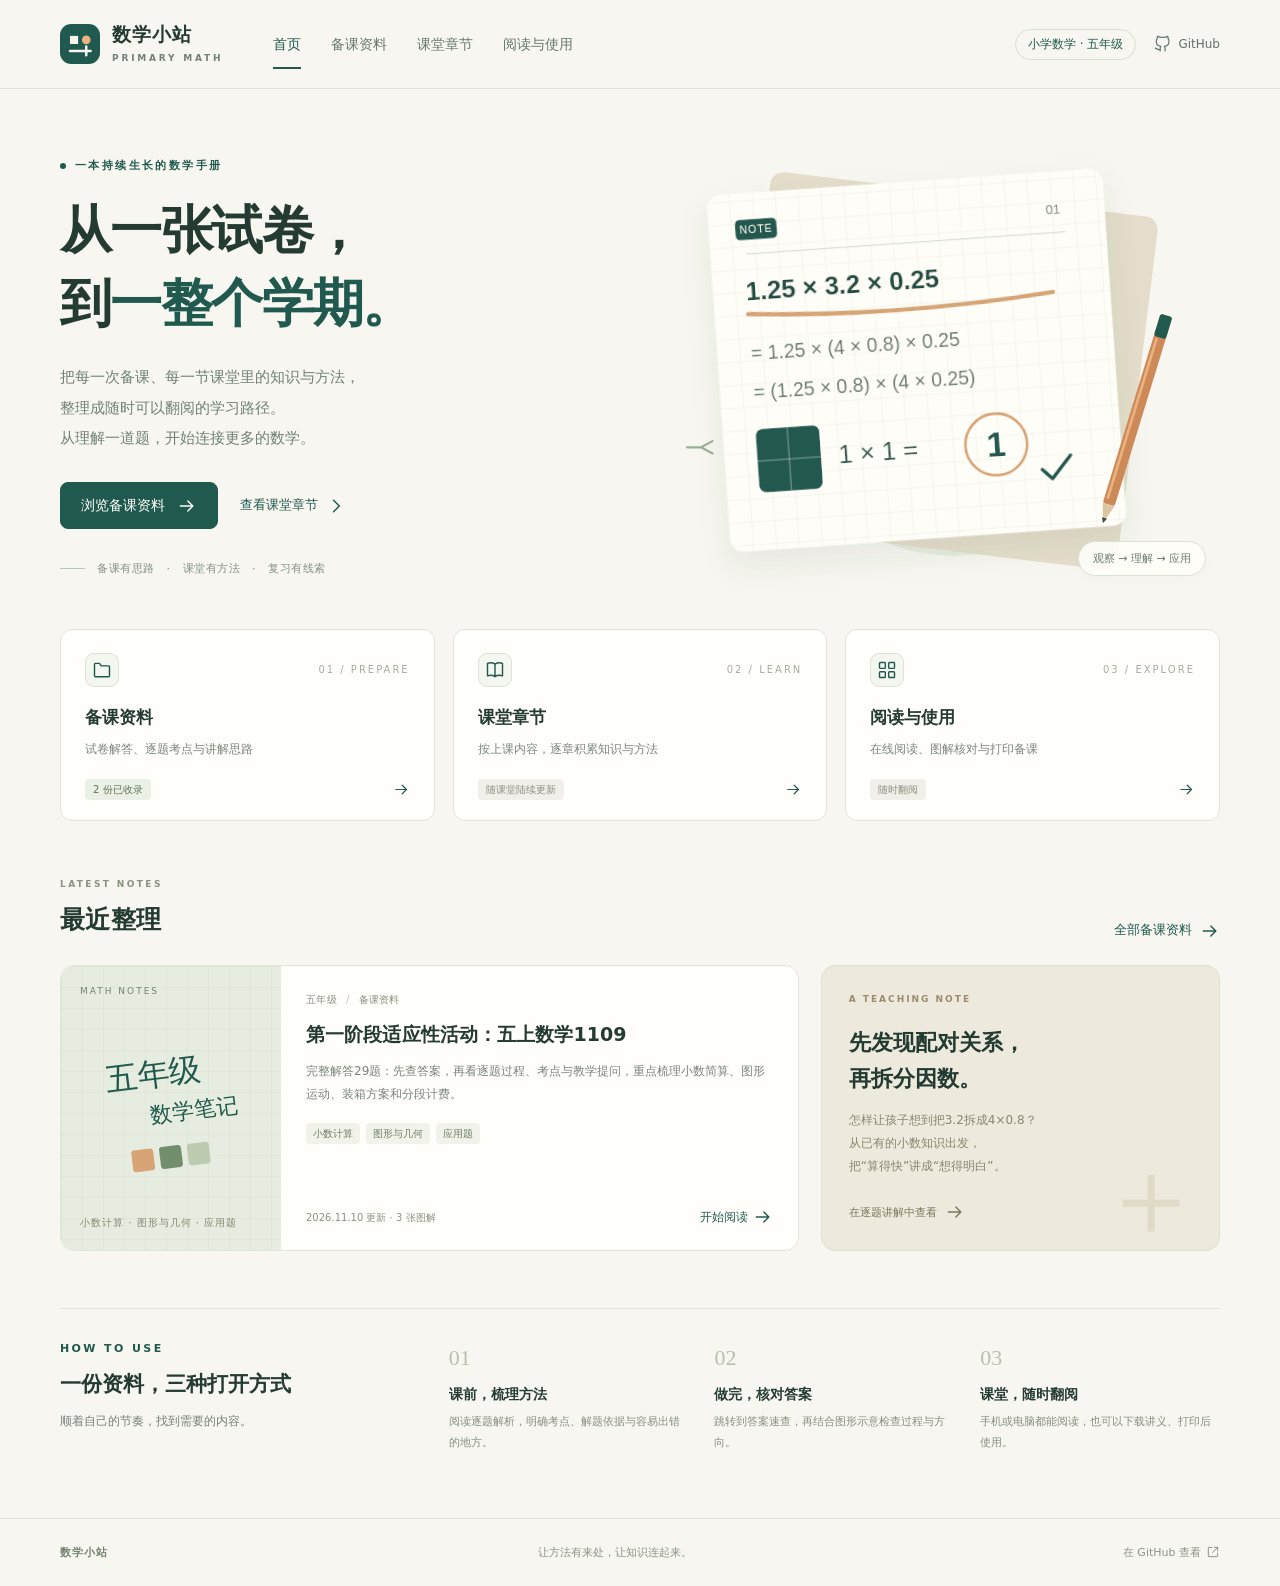
<file: index.html>
<!doctype html>
<html lang="zh-CN">
<head>
  <meta charset="utf-8">
  <meta name="viewport" content="width=device-width, initial-scale=1">
  <title>首页 · 数学小站</title>
  <meta name="description" content="从备课到课堂，持续整理小学数学的知识、方法与讲解。">
  <meta name="theme-color" content="#20594e">
  <link rel="icon" type="image/svg+xml" href="assets/favicon.svg">
  <link rel="stylesheet" href="assets/site.css">
  <script src="assets/site.js" defer></script>
</head>
<body id="top">
  <a class="skip" href="#main">跳到正文</a>
  <header class="site-header">
    <div class="shell header-inner">
      <a class="brand" href="index.html" aria-label="数学小站首页">
        <img src="assets/favicon.svg" alt="" width="40" height="40">
        <span class="brand-name">数学小站<span class="brand-en">PRIMARY MATH</span></span>
      </a>
      <nav class="main-nav" id="main-navigation" data-navigation aria-label="主导航"><a href="index.html" aria-current="page">首页</a><a href="preparation/index.html">备课资料</a><a href="chapters/index.html">课堂章节</a><a href="index.html#guide">阅读与使用</a></nav>
      <div class="header-actions">
        <span class="grade-pill">小学数学 · 五年级</span>
        <a class="github-link" href="https://github.com/daiguashaoya/Primary_school_math" target="_blank" rel="noopener noreferrer" aria-label="打开 GitHub 仓库"><svg class="icon" viewBox="0 0 24 24" aria-hidden="true"><path d="M9 20c-5 1-5-2-7-2m14 4v-4a3.5 3.5 0 0 0-1-2.7c3.3-.4 6.7-1.6 6.7-7A5.4 5.4 0 0 0 20.2 4a5 5 0 0 0-.1-3s-1.2-.4-4 1.5a14 14 0 0 0-7.2 0C6.1.6 4.9 1 4.9 1a5 5 0 0 0-.1 3A5.4 5.4 0 0 0 3.3 8.3c0 5.4 3.4 6.6 6.7 7A3.5 3.5 0 0 0 9 18v4" transform="translate(0 1) scale(.92)"/></svg><span>GitHub</span></a>
        <button class="menu-toggle" type="button" aria-label="展开或收起导航" aria-controls="main-navigation" aria-expanded="false" data-menu-toggle><svg class="icon" viewBox="0 0 24 24" aria-hidden="true"><path d="M4 6h16M4 12h16M4 18h16"/></svg></button>
      </div>
    </div>
  </header>
  <main id="main" class="shell">
    <section class="hero" aria-labelledby="hero-title">
      <div class="hero-copy">
        <div class="eyebrow"><span class="dot"></span>一本持续生长的数学手册</div>
        <h1 id="hero-title">从一张试卷，<br>到<span>一整个学期。</span></h1>
        <p class="hero-description">把每一次备课、每一节课堂里的知识与方法，<br>整理成随时可以翻阅的学习路径。<br>从理解一道题，开始连接更多的数学。</p>
        <div class="hero-actions"><a class="button" href="preparation/index.html">浏览备课资料<svg class="icon" viewBox="0 0 24 24" aria-hidden="true"><path d="M4 12h15m-6-6 6 6-6 6"/></svg></a><a class="text-link" href="chapters/index.html">查看课堂章节<svg class="icon" viewBox="0 0 24 24" aria-hidden="true"><path d="m9 5 7 7-7 7"/></svg></a></div>
        <div class="hero-foot"><span class="dash"></span><span>备课有思路</span><span>·</span><span>课堂有方法</span><span>·</span><span>复习有线索</span></div>
      </div>
      <div class="hero-art"><img src="assets/math-notebook.svg" alt="小数简算笔记：把3.2拆成4乘0.8，再运用乘法运算律配对，得到1" width="640" height="510"><span class="art-caption">观察 → 理解 → 应用</span></div>
    </section>
    <section class="entrances" aria-label="内容导航">
      <a class="entrance" href="preparation/index.html"><div class="entrance-top"><span class="entrance-icon"><svg class="icon" viewBox="0 0 24 24" aria-hidden="true"><path d="M3 7V5a1 1 0 0 1 1-1h5l2 3h9a1 1 0 0 1 1 1v11a1 1 0 0 1-1 1H4a1 1 0 0 1-1-1V7z"/></svg></span><span class="entrance-number">01 / PREPARE</span></div><h2>备课资料</h2><p>试卷解答、逐题考点与讲解思路</p><div class="entrance-bottom"><span class="status-tag">2 份已收录</span><svg class="icon" viewBox="0 0 24 24" aria-hidden="true"><path d="M4 12h15m-6-6 6 6-6 6"/></svg></div></a>
      <a class="entrance" href="chapters/index.html"><div class="entrance-top"><span class="entrance-icon"><svg class="icon" viewBox="0 0 24 24" aria-hidden="true"><path d="M12 5c-3-2-6-2-9-1v15c3-1 6-1 9 1 3-2 6-2 9-1V4c-3-1-6-1-9 1zm0 0v15"/></svg></span><span class="entrance-number">02 / LEARN</span></div><h2>课堂章节</h2><p>按上课内容，逐章积累知识与方法</p><div class="entrance-bottom"><span class="status-tag muted">随课堂陆续更新</span><svg class="icon" viewBox="0 0 24 24" aria-hidden="true"><path d="M4 12h15m-6-6 6 6-6 6"/></svg></div></a>
      <a class="entrance" href="#guide"><div class="entrance-top"><span class="entrance-icon"><svg class="icon" viewBox="0 0 24 24" aria-hidden="true"><rect x="3" y="3" width="7" height="7" rx="1"/><rect x="14" y="3" width="7" height="7" rx="1"/><rect x="3" y="14" width="7" height="7" rx="1"/><rect x="14" y="14" width="7" height="7" rx="1"/></svg></span><span class="entrance-number">03 / EXPLORE</span></div><h2>阅读与使用</h2><p>在线阅读、图解核对与打印备课</p><div class="entrance-bottom"><span class="status-tag muted">随时翻阅</span><svg class="icon" viewBox="0 0 24 24" aria-hidden="true"><path d="M4 12h15m-6-6 6 6-6 6"/></svg></div></a>
    </section>
    <section aria-labelledby="recent-title"><div class="section-heading"><div><div class="eyebrow">LATEST NOTES</div><h2 id="recent-title">最近整理</h2></div><a class="text-link" href="preparation/index.html">全部备课资料<svg class="icon" viewBox="0 0 24 24" aria-hidden="true"><path d="M4 12h15m-6-6 6 6-6 6"/></svg></a></div>
      <div class="recent-grid"><article class="featured-note" data-entry data-topics="[&quot;小数计算&quot;, &quot;图形与几何&quot;, &quot;应用题&quot;]" data-search="第一阶段适应性活动：五上数学1109 完整解答29题：先查答案，再看逐题过程、考点与教学提问，重点梳理小数简算、图形运动、装箱方案和分段计费。 五年级 小数计算 图形与几何 应用题 第一阶段 适应性活动 1109 试卷 乘法分配律 拆分因数 乘法结合律 循环小数 逆推法 枚举 轴对称 平移 旋转 观察组合体 进一法 去尾法 苹果 代驾 分段计费">
      <div class="note-cover" aria-hidden="true"><span class="cover-index">MATH NOTES</span><div class="cover-formula">五年级<span>数学笔记</span></div><div class="cover-boxes"><i></i><i></i><i></i></div><span class="cover-label">小数计算 · 图形与几何 · 应用题</span></div>
      <div class="note-body">
        <div class="note-meta"><span>五年级</span><span class="meta-divider">/</span><span>备课资料</span></div>
        <h3><a href="preparation/phase-one-1109/index.html">第一阶段适应性活动：五上数学1109</a></h3>
        <p>完整解答29题：先查答案，再看逐题过程、考点与教学提问，重点梳理小数简算、图形运动、装箱方案和分段计费。</p><div class="topic-tags"><span class="topic-tag">小数计算</span><span class="topic-tag">图形与几何</span><span class="topic-tag">应用题</span></div>
        <div class="note-bottom"><span>2026.11.10 更新 · 3 张图解</span><a href="preparation/phase-one-1109/index.html">开始阅读<svg class="icon" viewBox="0 0 24 24" aria-hidden="true"><path d="M4 12h15m-6-6 6 6-6 6"/></svg></a></div>
      </div>
    </article><aside class="method-card"><div class="eyebrow">A TEACHING NOTE</div><h3>先发现配对关系，<br>再拆分因数。</h3><p>怎样让孩子想到把3.2拆成4×0.8？<br>从已有的小数知识出发，<br>把“算得快”讲成“想得明白”。</p><a class="text-link" href="preparation/trial-decimals/index.html#detail">在逐题讲解中查看<svg class="icon" viewBox="0 0 24 24" aria-hidden="true"><path d="M4 12h15m-6-6 6 6-6 6"/></svg></a></aside></div>
    </section>
    <section class="guide" id="guide" aria-labelledby="guide-title"><div class="guide-panel"><div class="guide-heading"><div class="eyebrow">HOW TO USE</div><h2 id="guide-title">一份资料，三种打开方式</h2><p>顺着自己的节奏，找到需要的内容。</p></div><div class="guide-steps"><div class="guide-step"><span>01</span><h3>课前，梳理方法</h3><p>阅读逐题解析，明确考点、解题依据与容易出错的地方。</p></div><div class="guide-step"><span>02</span><h3>做完，核对答案</h3><p>跳转到答案速查，再结合图形示意检查过程与方向。</p></div><div class="guide-step"><span>03</span><h3>课堂，随时翻阅</h3><p>手机或电脑都能阅读，也可以下载讲义、打印后使用。</p></div></div></div></section>
  </main>
  <footer class="site-footer"><div class="shell footer-inner"><span class="footer-brand">数学小站</span><p>让方法有来处，让知识连起来。</p><a href="https://github.com/daiguashaoya/Primary_school_math" target="_blank" rel="noopener noreferrer">在 GitHub 查看<svg class="icon" viewBox="0 0 24 24" aria-hidden="true"><path d="M14 4h6v6m0-6-9 9"/><path d="M10 4H5a1 1 0 0 0-1 1v14a1 1 0 0 0 1 1h14a1 1 0 0 0 1-1v-5"/></svg></a></div></footer>
</body>
</html>
</file>
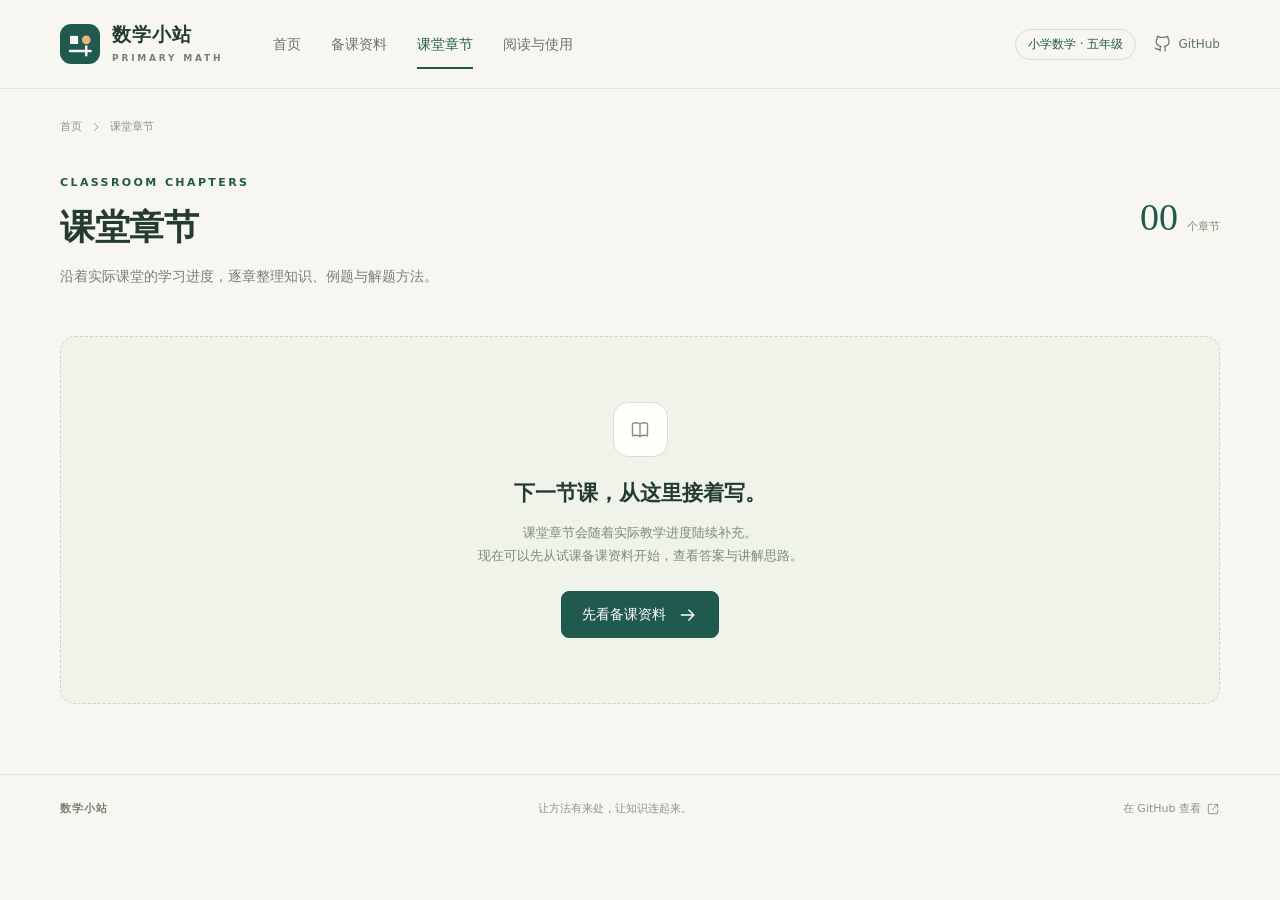
<file: chapters/index.html>
<!doctype html>
<html lang="zh-CN">
<head>
  <meta charset="utf-8">
  <meta name="viewport" content="width=device-width, initial-scale=1">
  <title>课堂章节 · 数学小站</title>
  <meta name="description" content="沿着实际课堂的学习进度，逐章整理知识、例题与解题方法。">
  <meta name="theme-color" content="#20594e">
  <link rel="icon" type="image/svg+xml" href="../assets/favicon.svg">
  <link rel="stylesheet" href="../assets/site.css">
  <script src="../assets/site.js" defer></script>
</head>
<body id="top">
  <a class="skip" href="#main">跳到正文</a>
  <header class="site-header">
    <div class="shell header-inner">
      <a class="brand" href="../index.html" aria-label="数学小站首页">
        <img src="../assets/favicon.svg" alt="" width="40" height="40">
        <span class="brand-name">数学小站<span class="brand-en">PRIMARY MATH</span></span>
      </a>
      <nav class="main-nav" id="main-navigation" data-navigation aria-label="主导航"><a href="../index.html">首页</a><a href="../preparation/index.html">备课资料</a><a href="index.html" aria-current="page">课堂章节</a><a href="../index.html#guide">阅读与使用</a></nav>
      <div class="header-actions">
        <span class="grade-pill">小学数学 · 五年级</span>
        <a class="github-link" href="https://github.com/daiguashaoya/Primary_school_math" target="_blank" rel="noopener noreferrer" aria-label="打开 GitHub 仓库"><svg class="icon" viewBox="0 0 24 24" aria-hidden="true"><path d="M9 20c-5 1-5-2-7-2m14 4v-4a3.5 3.5 0 0 0-1-2.7c3.3-.4 6.7-1.6 6.7-7A5.4 5.4 0 0 0 20.2 4a5 5 0 0 0-.1-3s-1.2-.4-4 1.5a14 14 0 0 0-7.2 0C6.1.6 4.9 1 4.9 1a5 5 0 0 0-.1 3A5.4 5.4 0 0 0 3.3 8.3c0 5.4 3.4 6.6 6.7 7A3.5 3.5 0 0 0 9 18v4" transform="translate(0 1) scale(.92)"/></svg><span>GitHub</span></a>
        <button class="menu-toggle" type="button" aria-label="展开或收起导航" aria-controls="main-navigation" aria-expanded="false" data-menu-toggle><svg class="icon" viewBox="0 0 24 24" aria-hidden="true"><path d="M4 6h16M4 12h16M4 18h16"/></svg></button>
      </div>
    </div>
  </header>
  <main id="main" class="shell"><div class="breadcrumb" aria-label="当前位置"><a href="../index.html">首页</a><svg class="icon" viewBox="0 0 24 24" aria-hidden="true"><path d="m9 5 7 7-7 7"/></svg><span>课堂章节</span></div><section class="library-intro"><div><div class="eyebrow">Classroom chapters</div><h1>课堂章节</h1><p>沿着实际课堂的学习进度，逐章整理知识、例题与解题方法。</p></div><div class="library-count"><strong>00</strong><span>个章节</span></div></section><section class="empty-state"><div class="empty-symbol"><svg class="icon" viewBox="0 0 24 24" aria-hidden="true"><path d="M12 5c-3-2-6-2-9-1v15c3-1 6-1 9 1 3-2 6-2 9-1V4c-3-1-6-1-9 1zm0 0v15"/></svg></div><h2>下一节课，从这里接着写。</h2><p>课堂章节会随着实际教学进度陆续补充。<br>现在可以先从试课备课资料开始，查看答案与讲解思路。</p><a class="button" href="../preparation/index.html">先看备课资料<svg class="icon" viewBox="0 0 24 24" aria-hidden="true"><path d="M4 12h15m-6-6 6 6-6 6"/></svg></a></section></main>
  <footer class="site-footer"><div class="shell footer-inner"><span class="footer-brand">数学小站</span><p>让方法有来处，让知识连起来。</p><a href="https://github.com/daiguashaoya/Primary_school_math" target="_blank" rel="noopener noreferrer">在 GitHub 查看<svg class="icon" viewBox="0 0 24 24" aria-hidden="true"><path d="M14 4h6v6m0-6-9 9"/><path d="M10 4H5a1 1 0 0 0-1 1v14a1 1 0 0 0 1 1h14a1 1 0 0 0 1-1v-5"/></svg></a></div></footer>
</body>
</html>
</file>
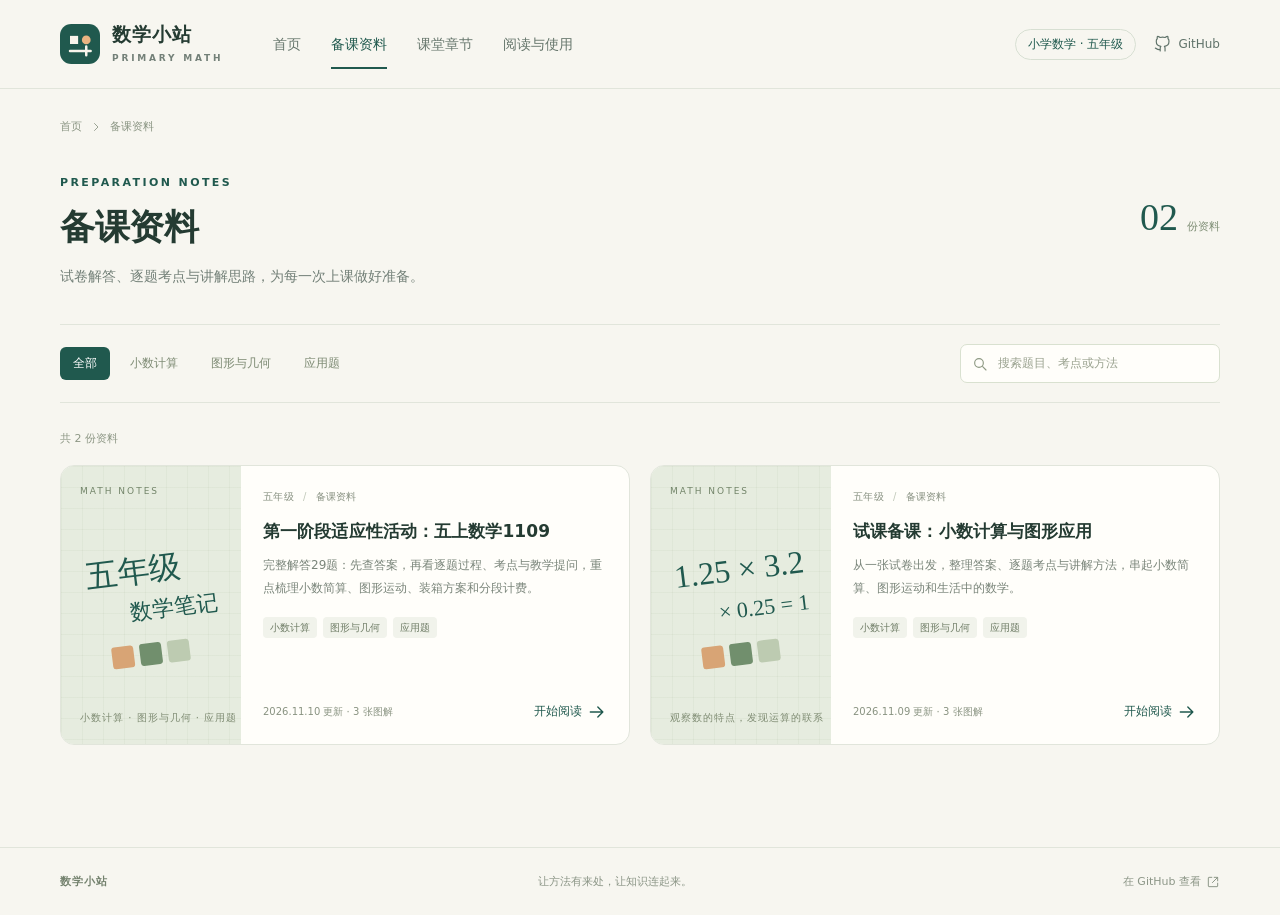
<file: preparation/index.html>
<!doctype html>
<html lang="zh-CN">
<head>
  <meta charset="utf-8">
  <meta name="viewport" content="width=device-width, initial-scale=1">
  <title>备课资料 · 数学小站</title>
  <meta name="description" content="试卷解答、逐题考点与讲解思路，为每一次上课做好准备。">
  <meta name="theme-color" content="#20594e">
  <link rel="icon" type="image/svg+xml" href="../assets/favicon.svg">
  <link rel="stylesheet" href="../assets/site.css">
  <script src="../assets/site.js" defer></script>
</head>
<body id="top">
  <a class="skip" href="#main">跳到正文</a>
  <header class="site-header">
    <div class="shell header-inner">
      <a class="brand" href="../index.html" aria-label="数学小站首页">
        <img src="../assets/favicon.svg" alt="" width="40" height="40">
        <span class="brand-name">数学小站<span class="brand-en">PRIMARY MATH</span></span>
      </a>
      <nav class="main-nav" id="main-navigation" data-navigation aria-label="主导航"><a href="../index.html">首页</a><a href="index.html" aria-current="page">备课资料</a><a href="../chapters/index.html">课堂章节</a><a href="../index.html#guide">阅读与使用</a></nav>
      <div class="header-actions">
        <span class="grade-pill">小学数学 · 五年级</span>
        <a class="github-link" href="https://github.com/daiguashaoya/Primary_school_math" target="_blank" rel="noopener noreferrer" aria-label="打开 GitHub 仓库"><svg class="icon" viewBox="0 0 24 24" aria-hidden="true"><path d="M9 20c-5 1-5-2-7-2m14 4v-4a3.5 3.5 0 0 0-1-2.7c3.3-.4 6.7-1.6 6.7-7A5.4 5.4 0 0 0 20.2 4a5 5 0 0 0-.1-3s-1.2-.4-4 1.5a14 14 0 0 0-7.2 0C6.1.6 4.9 1 4.9 1a5 5 0 0 0-.1 3A5.4 5.4 0 0 0 3.3 8.3c0 5.4 3.4 6.6 6.7 7A3.5 3.5 0 0 0 9 18v4" transform="translate(0 1) scale(.92)"/></svg><span>GitHub</span></a>
        <button class="menu-toggle" type="button" aria-label="展开或收起导航" aria-controls="main-navigation" aria-expanded="false" data-menu-toggle><svg class="icon" viewBox="0 0 24 24" aria-hidden="true"><path d="M4 6h16M4 12h16M4 18h16"/></svg></button>
      </div>
    </div>
  </header>
  <main id="main" class="shell"><div class="breadcrumb" aria-label="当前位置"><a href="../index.html">首页</a><svg class="icon" viewBox="0 0 24 24" aria-hidden="true"><path d="m9 5 7 7-7 7"/></svg><span>备课资料</span></div><section class="library-intro"><div><div class="eyebrow">Preparation notes</div><h1>备课资料</h1><p>试卷解答、逐题考点与讲解思路，为每一次上课做好准备。</p></div><div class="library-count"><strong>02</strong><span>份资料</span></div></section><div class="library-toolbar"><div class="filter-list" role="group" aria-label="按考点筛选"><button type="button" class="filter" data-filter="全部" aria-pressed="true">全部</button><button type="button" class="filter" data-filter="小数计算" aria-pressed="false">小数计算</button><button type="button" class="filter" data-filter="图形与几何" aria-pressed="false">图形与几何</button><button type="button" class="filter" data-filter="应用题" aria-pressed="false">应用题</button></div><label class="search"><svg class="icon" viewBox="0 0 24 24" aria-hidden="true"><circle cx="10.5" cy="10.5" r="6.5"/><path d="m16 16 5 5"/></svg><span class="visually-hidden">搜索题目、考点或方法</span><input type="search" placeholder="搜索题目、考点或方法" data-search autocomplete="off"></label></div>
        <section class="library-results" aria-label="资料列表"><p class="results-count" data-results-count role="status" aria-live="polite">共 2 份资料</p><div class="library-grid"><article class="featured-note" data-entry data-topics="[&quot;小数计算&quot;, &quot;图形与几何&quot;, &quot;应用题&quot;]" data-search="第一阶段适应性活动：五上数学1109 完整解答29题：先查答案，再看逐题过程、考点与教学提问，重点梳理小数简算、图形运动、装箱方案和分段计费。 五年级 小数计算 图形与几何 应用题 第一阶段 适应性活动 1109 试卷 乘法分配律 拆分因数 乘法结合律 循环小数 逆推法 枚举 轴对称 平移 旋转 观察组合体 进一法 去尾法 苹果 代驾 分段计费">
      <div class="note-cover" aria-hidden="true"><span class="cover-index">MATH NOTES</span><div class="cover-formula">五年级<span>数学笔记</span></div><div class="cover-boxes"><i></i><i></i><i></i></div><span class="cover-label">小数计算 · 图形与几何 · 应用题</span></div>
      <div class="note-body">
        <div class="note-meta"><span>五年级</span><span class="meta-divider">/</span><span>备课资料</span></div>
        <h3><a href="phase-one-1109/index.html">第一阶段适应性活动：五上数学1109</a></h3>
        <p>完整解答29题：先查答案，再看逐题过程、考点与教学提问，重点梳理小数简算、图形运动、装箱方案和分段计费。</p><div class="topic-tags"><span class="topic-tag">小数计算</span><span class="topic-tag">图形与几何</span><span class="topic-tag">应用题</span></div>
        <div class="note-bottom"><span>2026.11.10 更新 · 3 张图解</span><a href="phase-one-1109/index.html">开始阅读<svg class="icon" viewBox="0 0 24 24" aria-hidden="true"><path d="M4 12h15m-6-6 6 6-6 6"/></svg></a></div>
      </div>
    </article><article class="featured-note" data-entry data-topics="[&quot;小数计算&quot;, &quot;图形与几何&quot;, &quot;应用题&quot;]" data-search="试课备课：小数计算与图形应用 从一张试卷出发，整理答案、逐题考点与讲解方法，串起小数简算、图形运动和生活中的数学。 五年级 小数计算 图形与几何 应用题 试卷 乘法分配律 拆分因数 凑整 循环小数 轴对称 平移 旋转 去尾法 进一法 邮费 鲜花饼">
      <div class="note-cover" aria-hidden="true"><span class="cover-index">MATH NOTES</span><div class="cover-formula">1.25 × 3.2<span>× 0.25 = 1</span></div><div class="cover-boxes"><i></i><i></i><i></i></div><span class="cover-label">观察数的特点，发现运算的联系</span></div>
      <div class="note-body">
        <div class="note-meta"><span>五年级</span><span class="meta-divider">/</span><span>备课资料</span></div>
        <h3><a href="trial-decimals/index.html">试课备课：小数计算与图形应用</a></h3>
        <p>从一张试卷出发，整理答案、逐题考点与讲解方法，串起小数简算、图形运动和生活中的数学。</p><div class="topic-tags"><span class="topic-tag">小数计算</span><span class="topic-tag">图形与几何</span><span class="topic-tag">应用题</span></div>
        <div class="note-bottom"><span>2026.11.09 更新 · 3 张图解</span><a href="trial-decimals/index.html">开始阅读<svg class="icon" viewBox="0 0 24 24" aria-hidden="true"><path d="M4 12h15m-6-6 6 6-6 6"/></svg></a></div>
      </div>
    </article></div><div class="no-results" data-no-results hidden><p>暂时没有找到匹配的资料，试试其他关键词。</p><button type="button" data-reset-search>清除搜索与筛选</button></div></section></main>
  <footer class="site-footer"><div class="shell footer-inner"><span class="footer-brand">数学小站</span><p>让方法有来处，让知识连起来。</p><a href="https://github.com/daiguashaoya/Primary_school_math" target="_blank" rel="noopener noreferrer">在 GitHub 查看<svg class="icon" viewBox="0 0 24 24" aria-hidden="true"><path d="M14 4h6v6m0-6-9 9"/><path d="M10 4H5a1 1 0 0 0-1 1v14a1 1 0 0 0 1 1h14a1 1 0 0 0 1-1v-5"/></svg></a></div></footer>
</body>
</html>
</file>
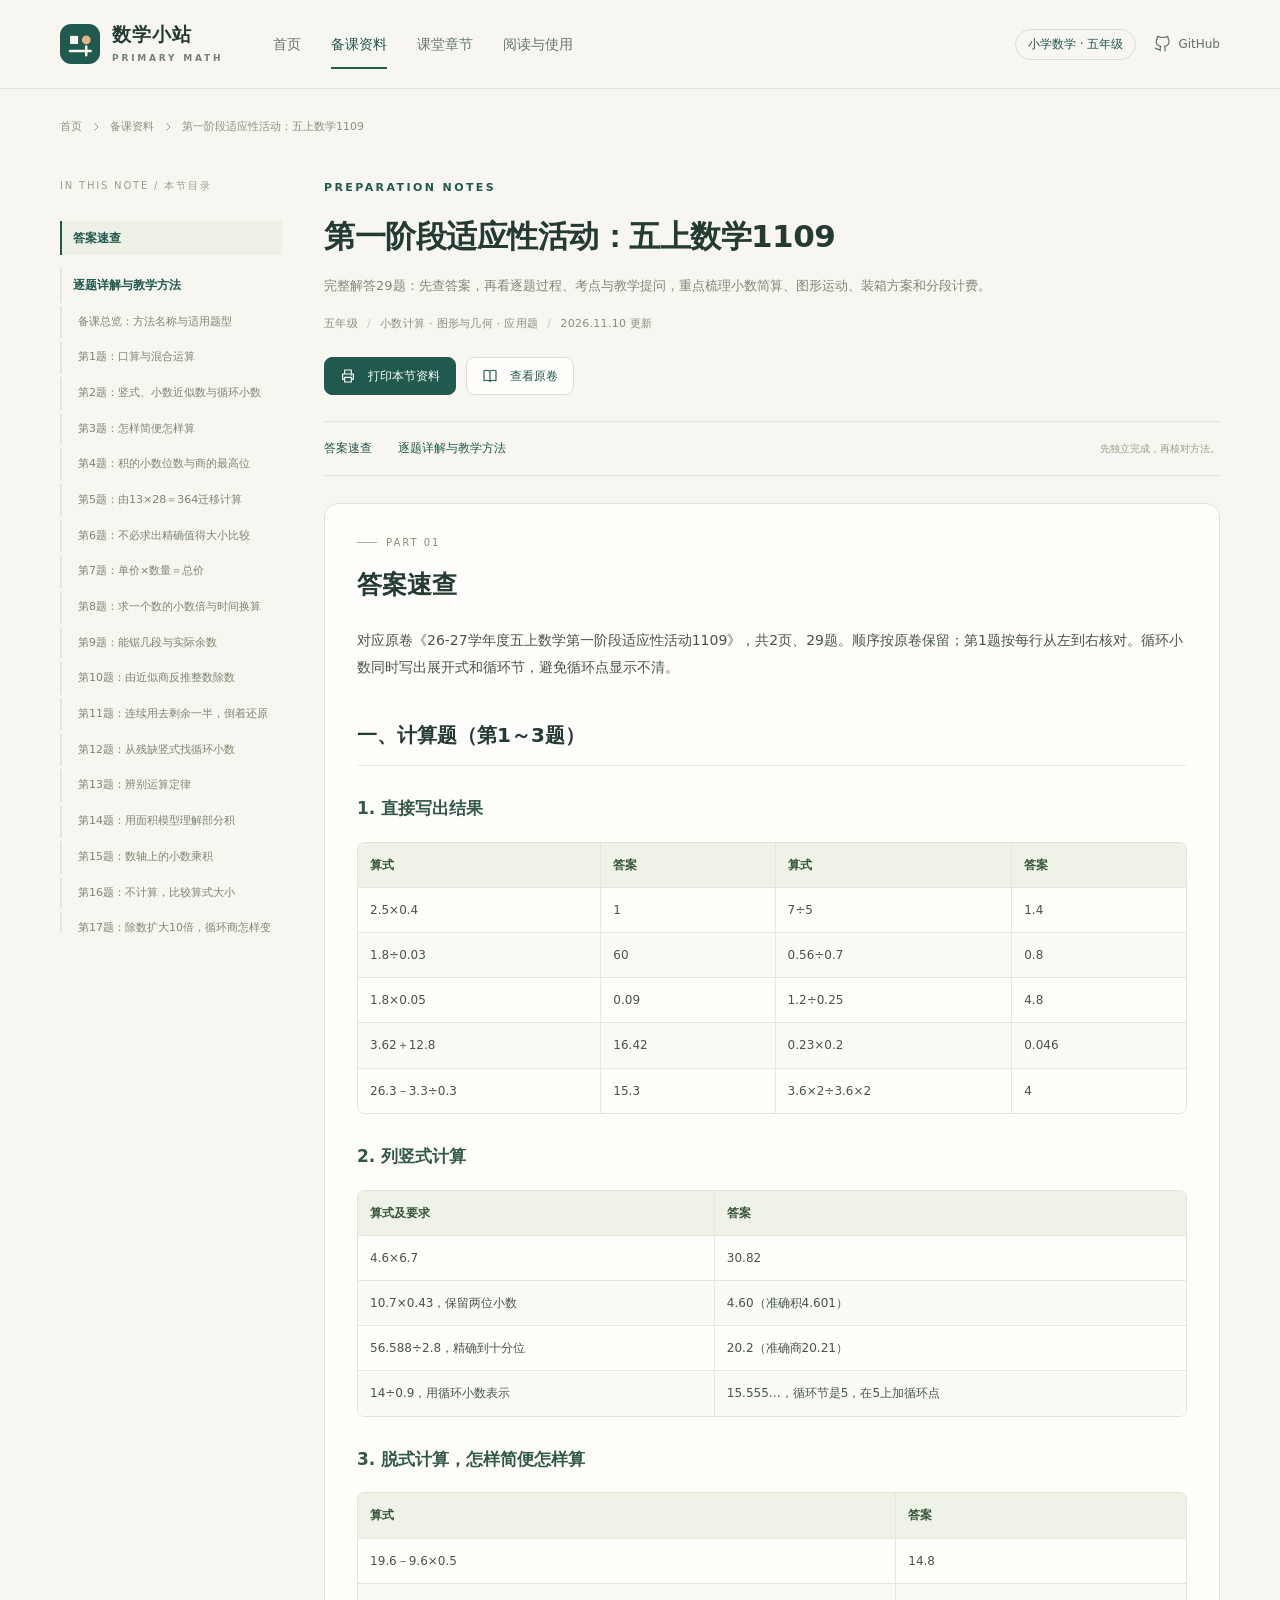
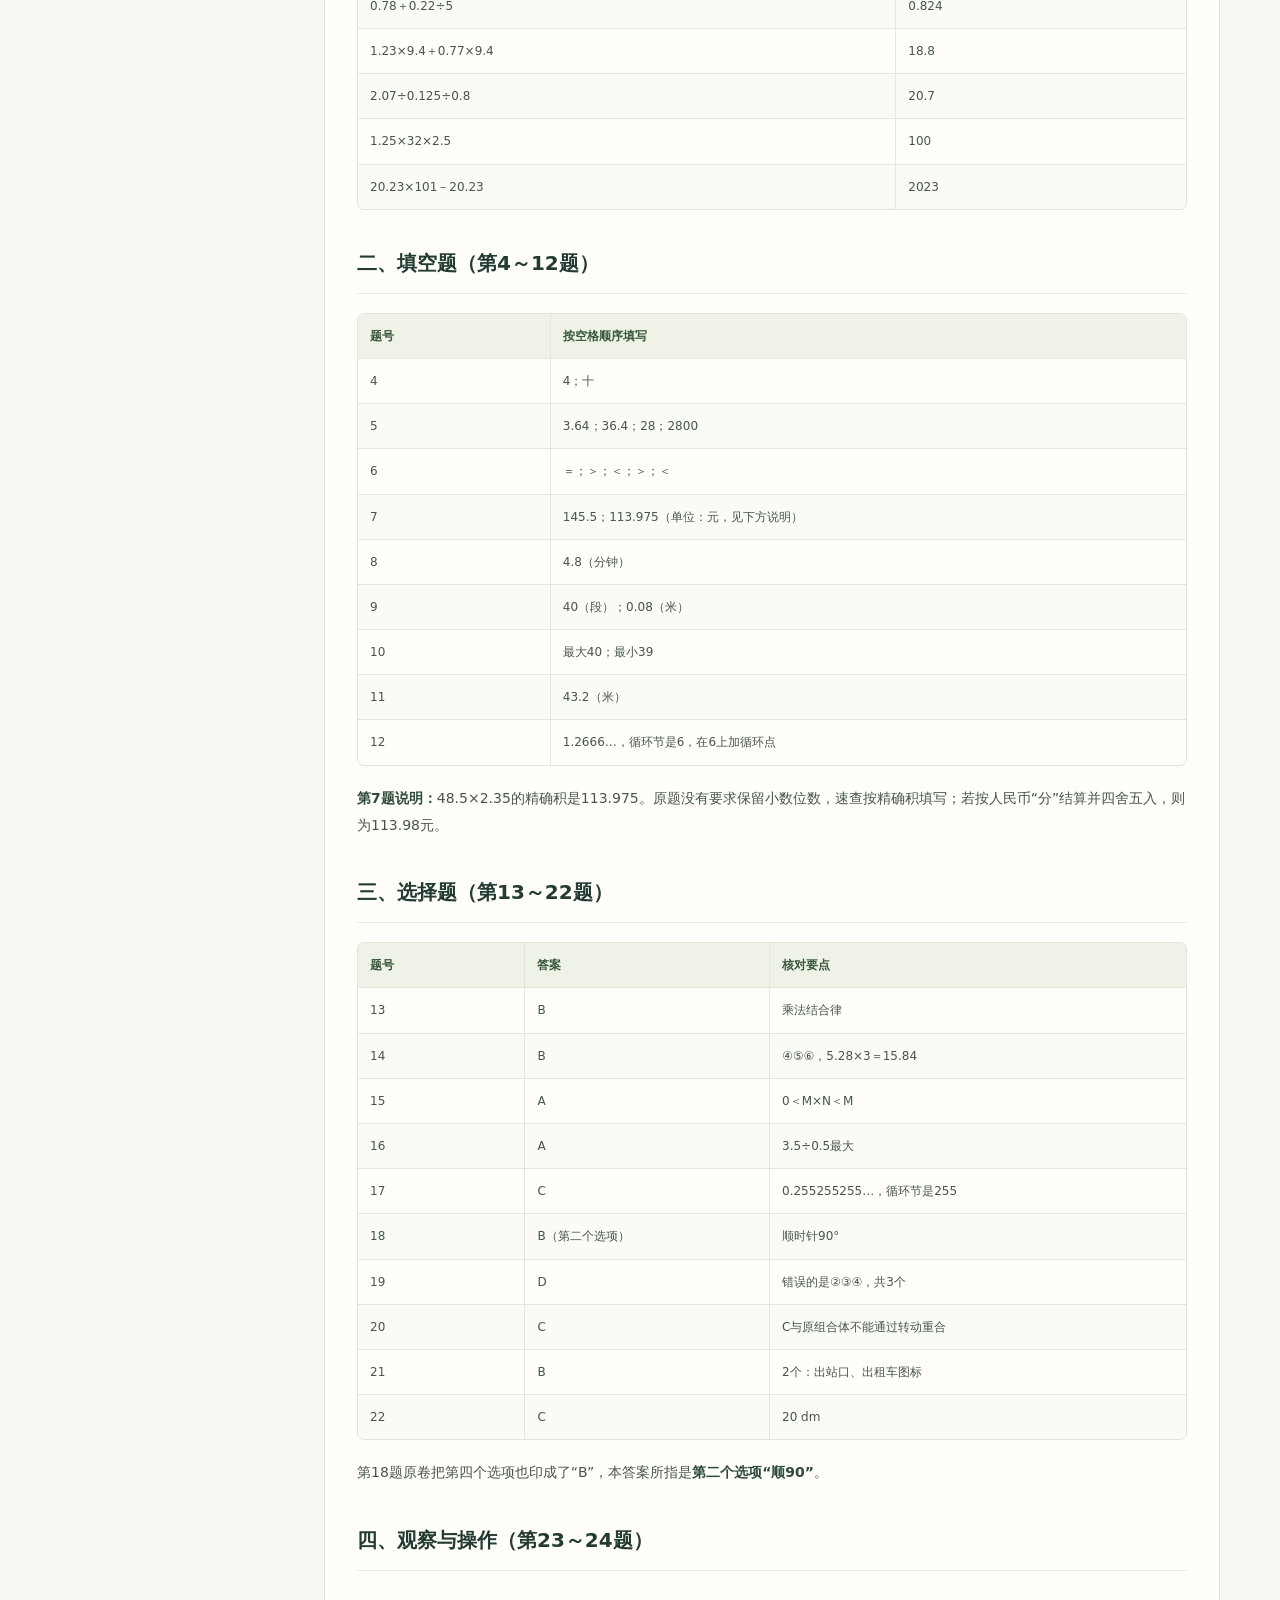
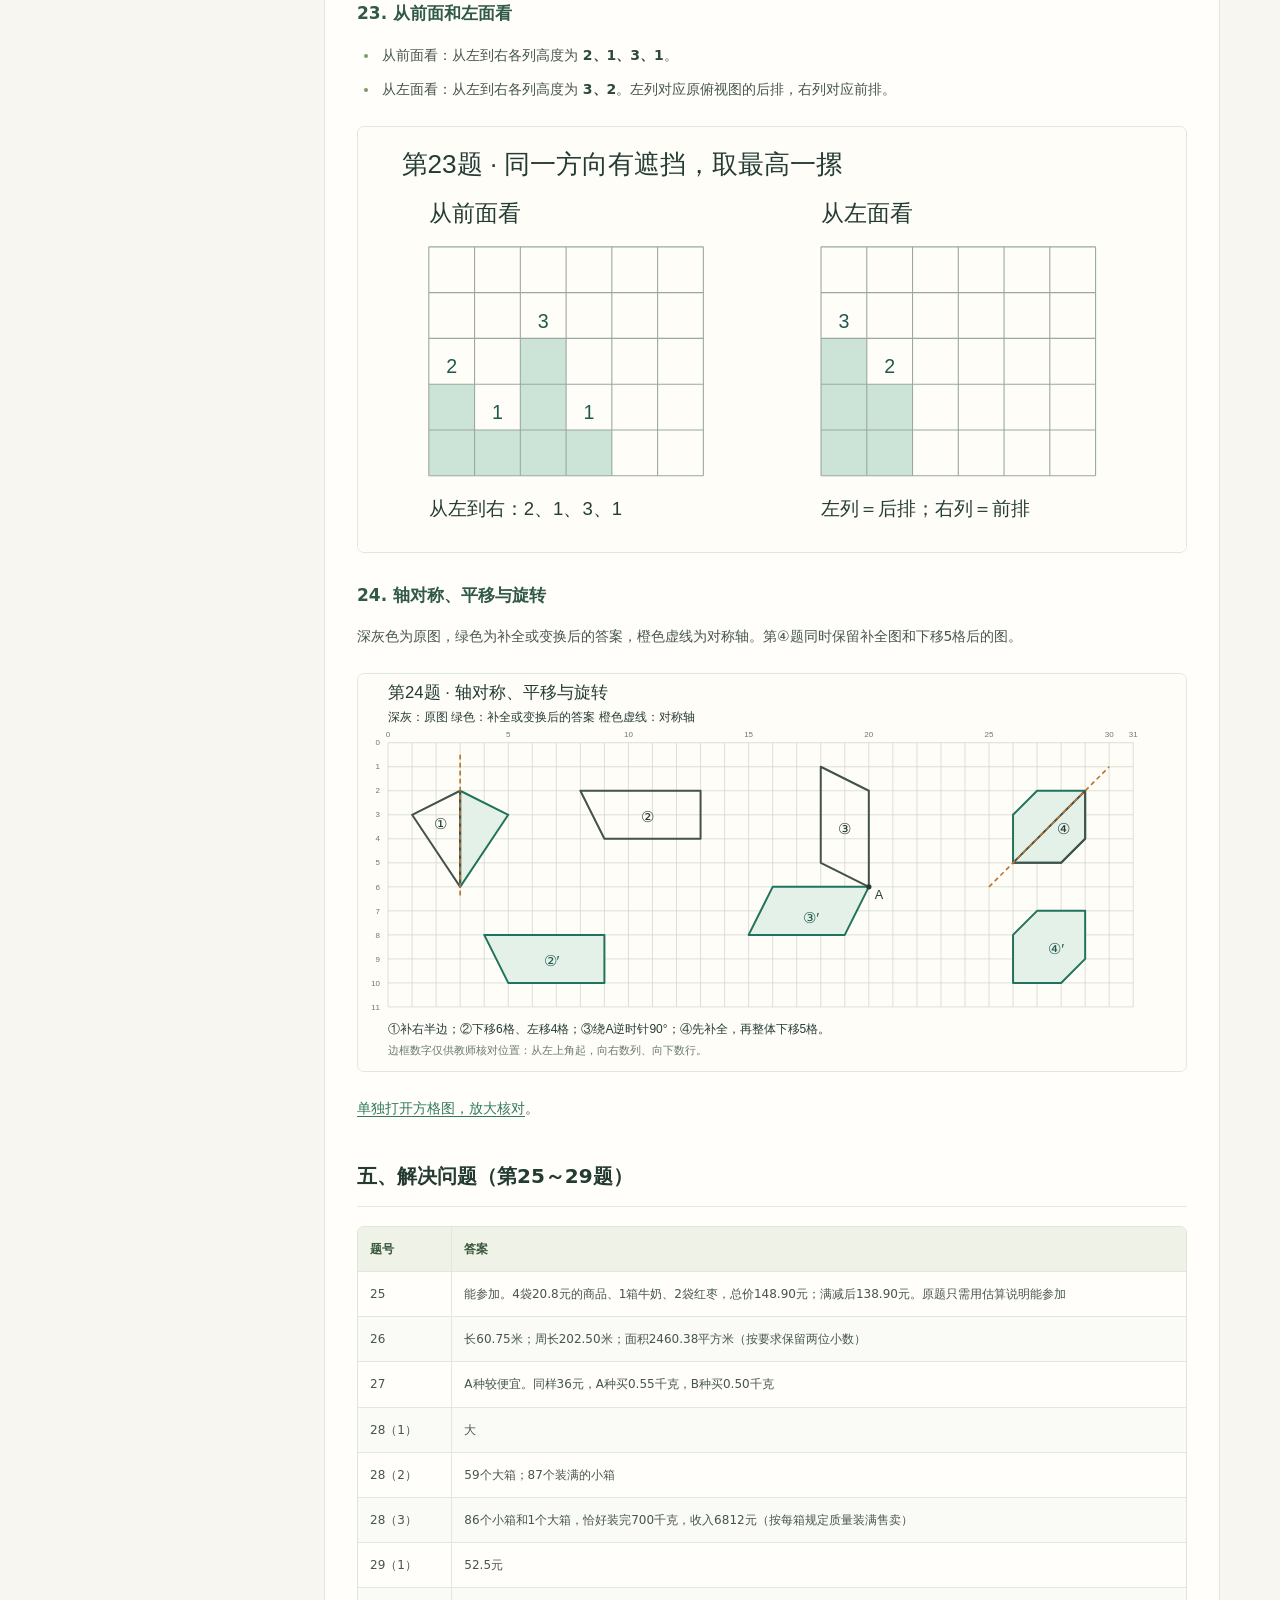
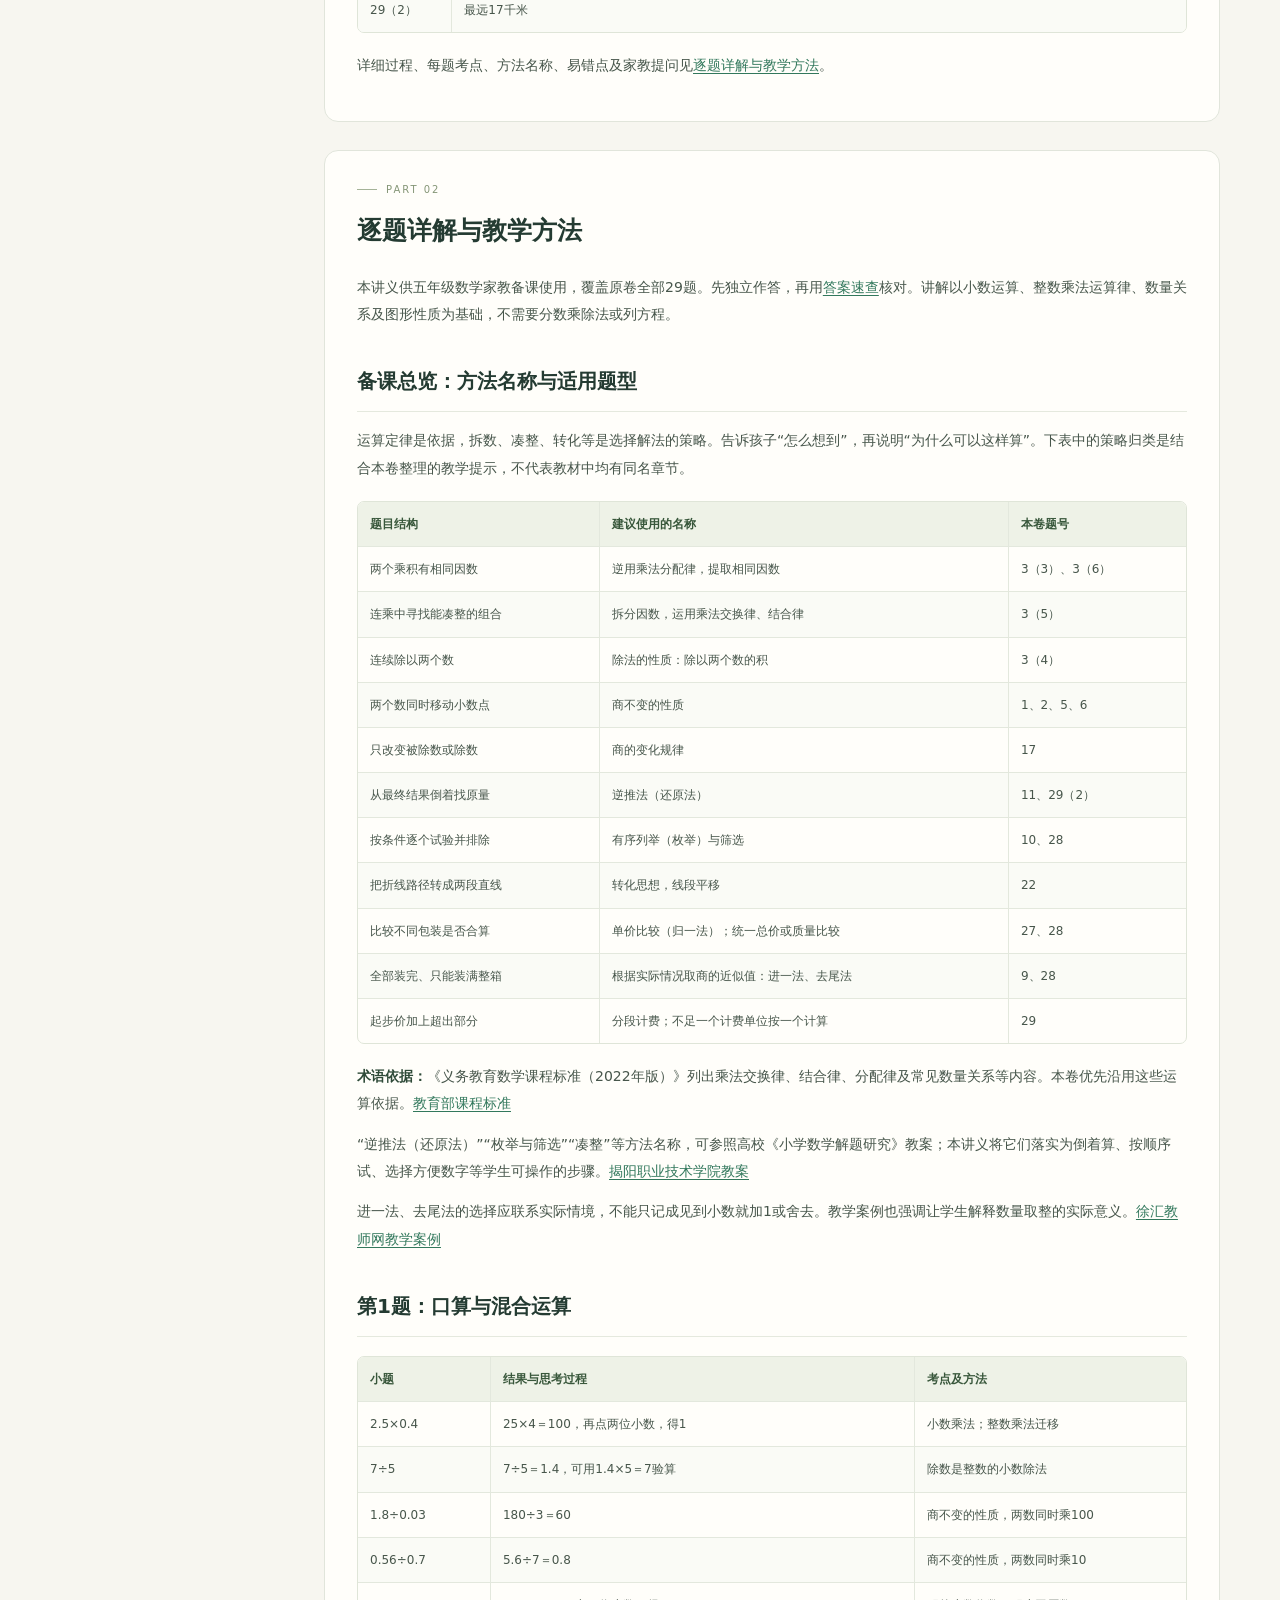
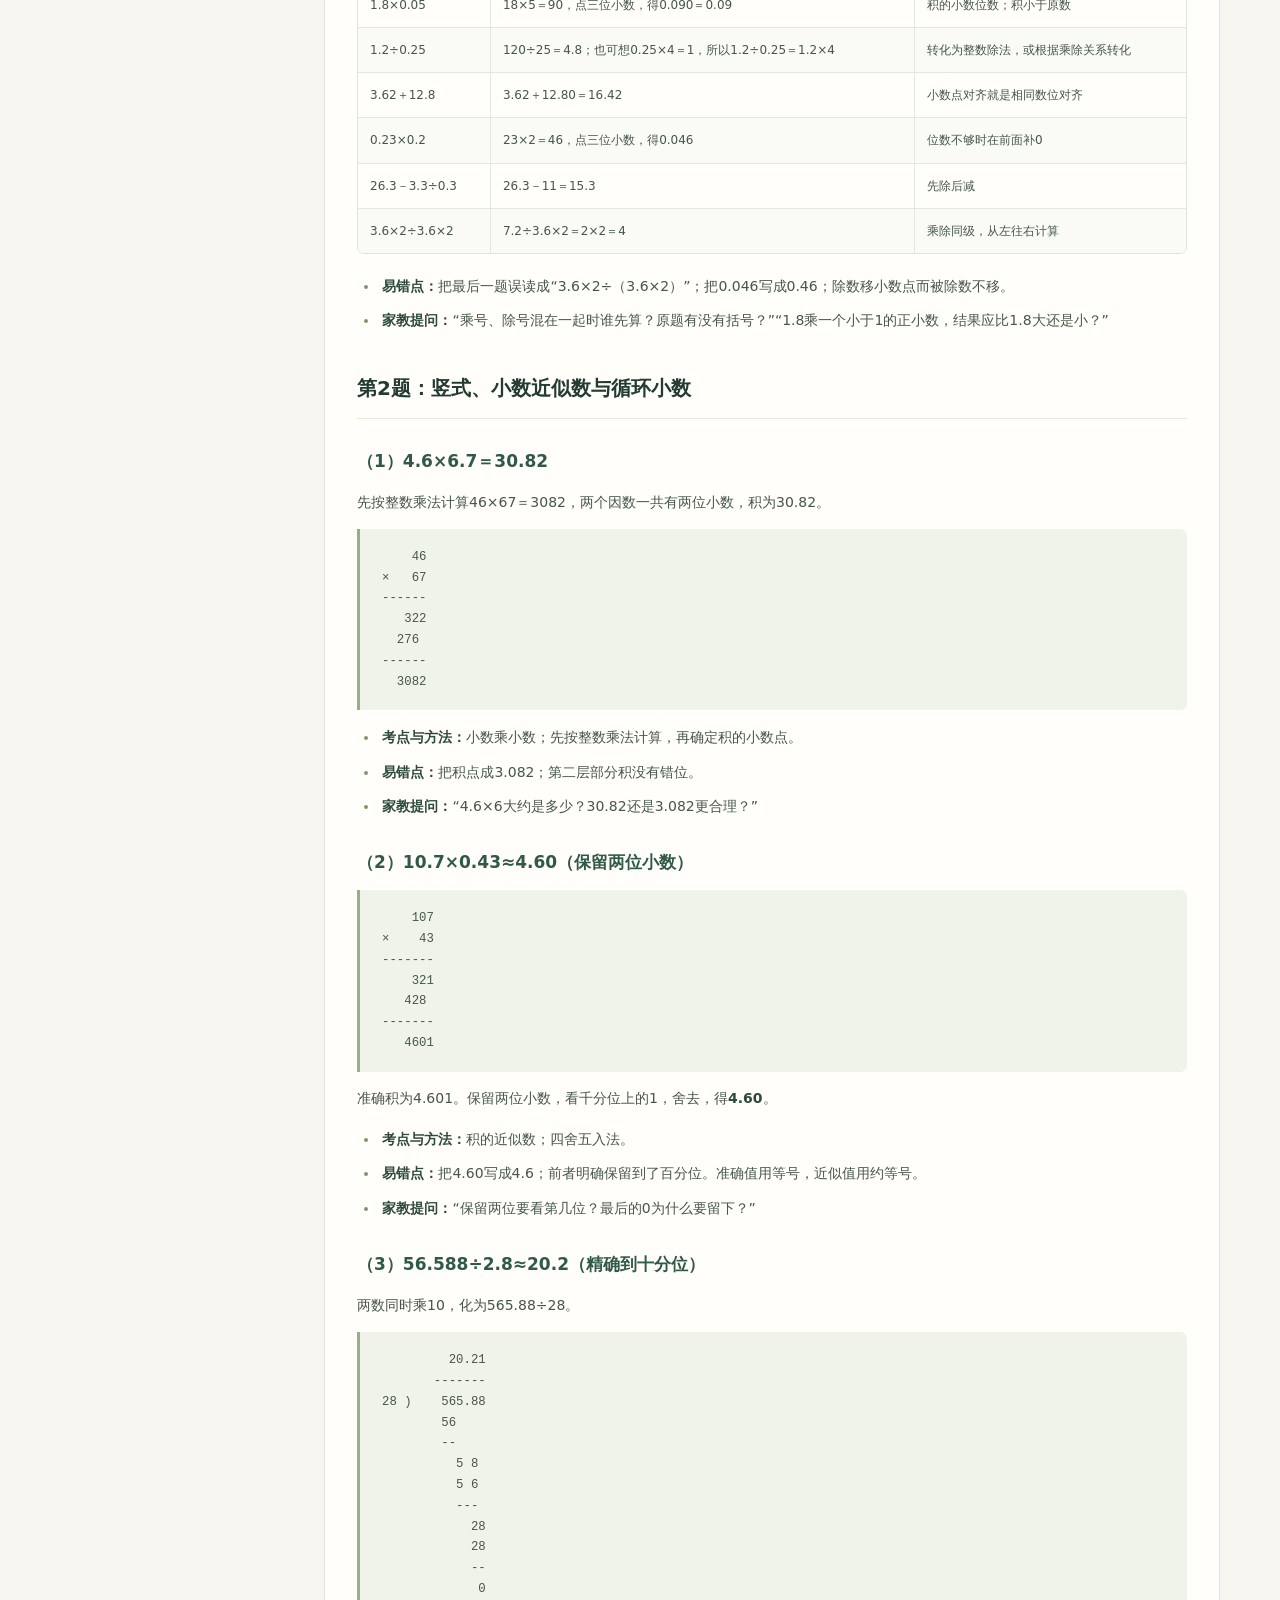
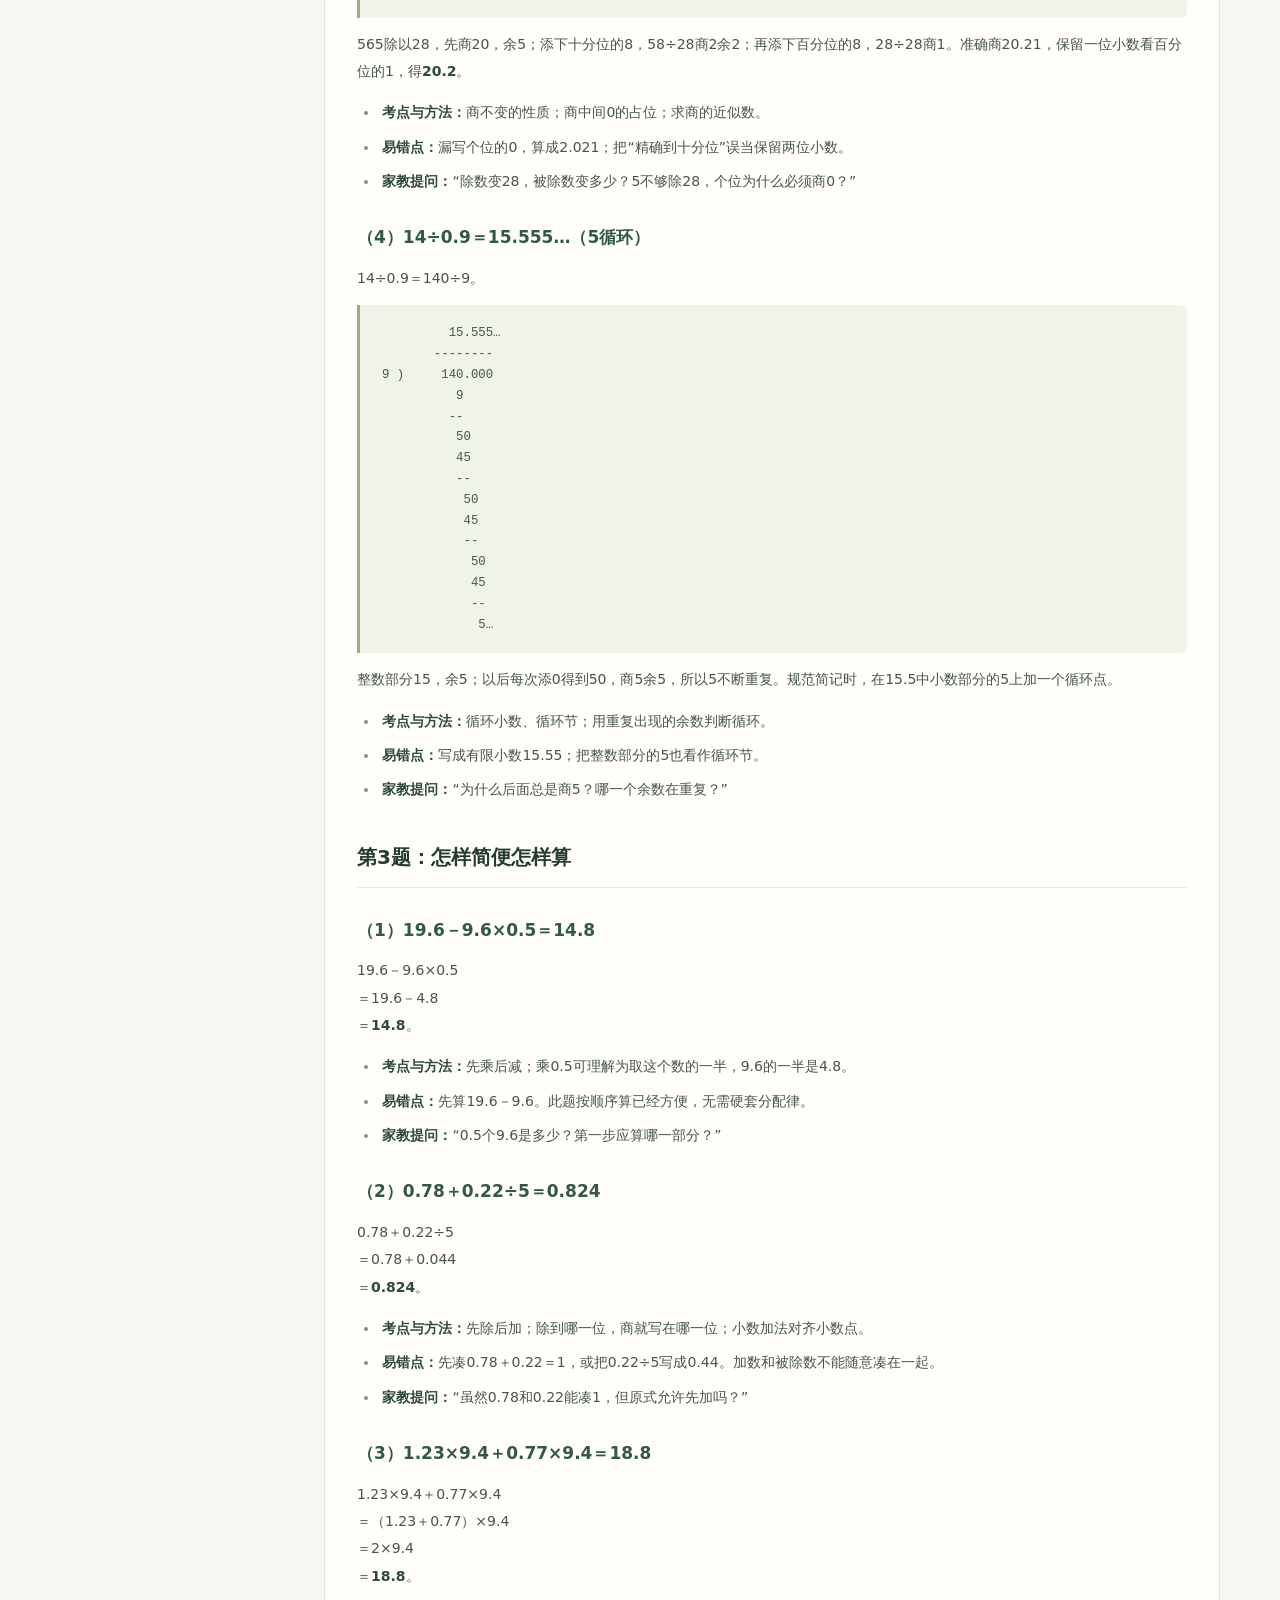
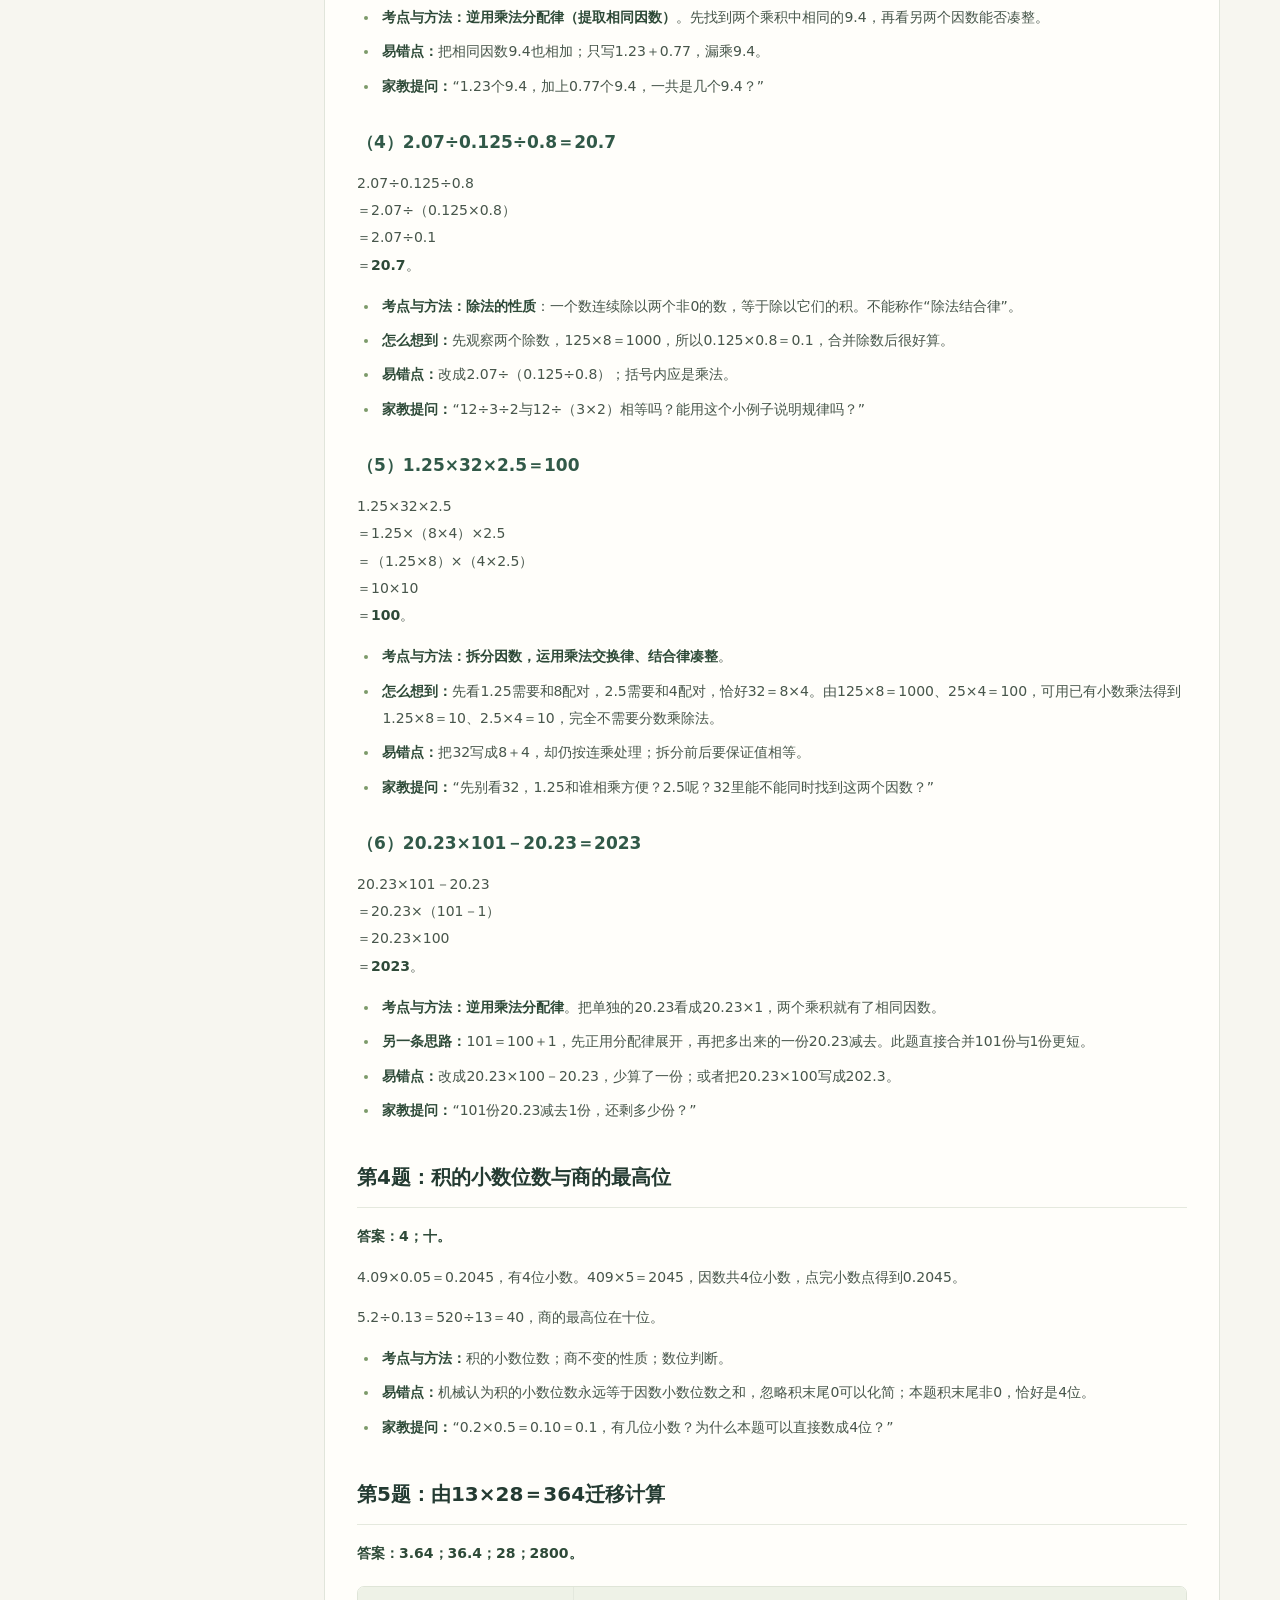
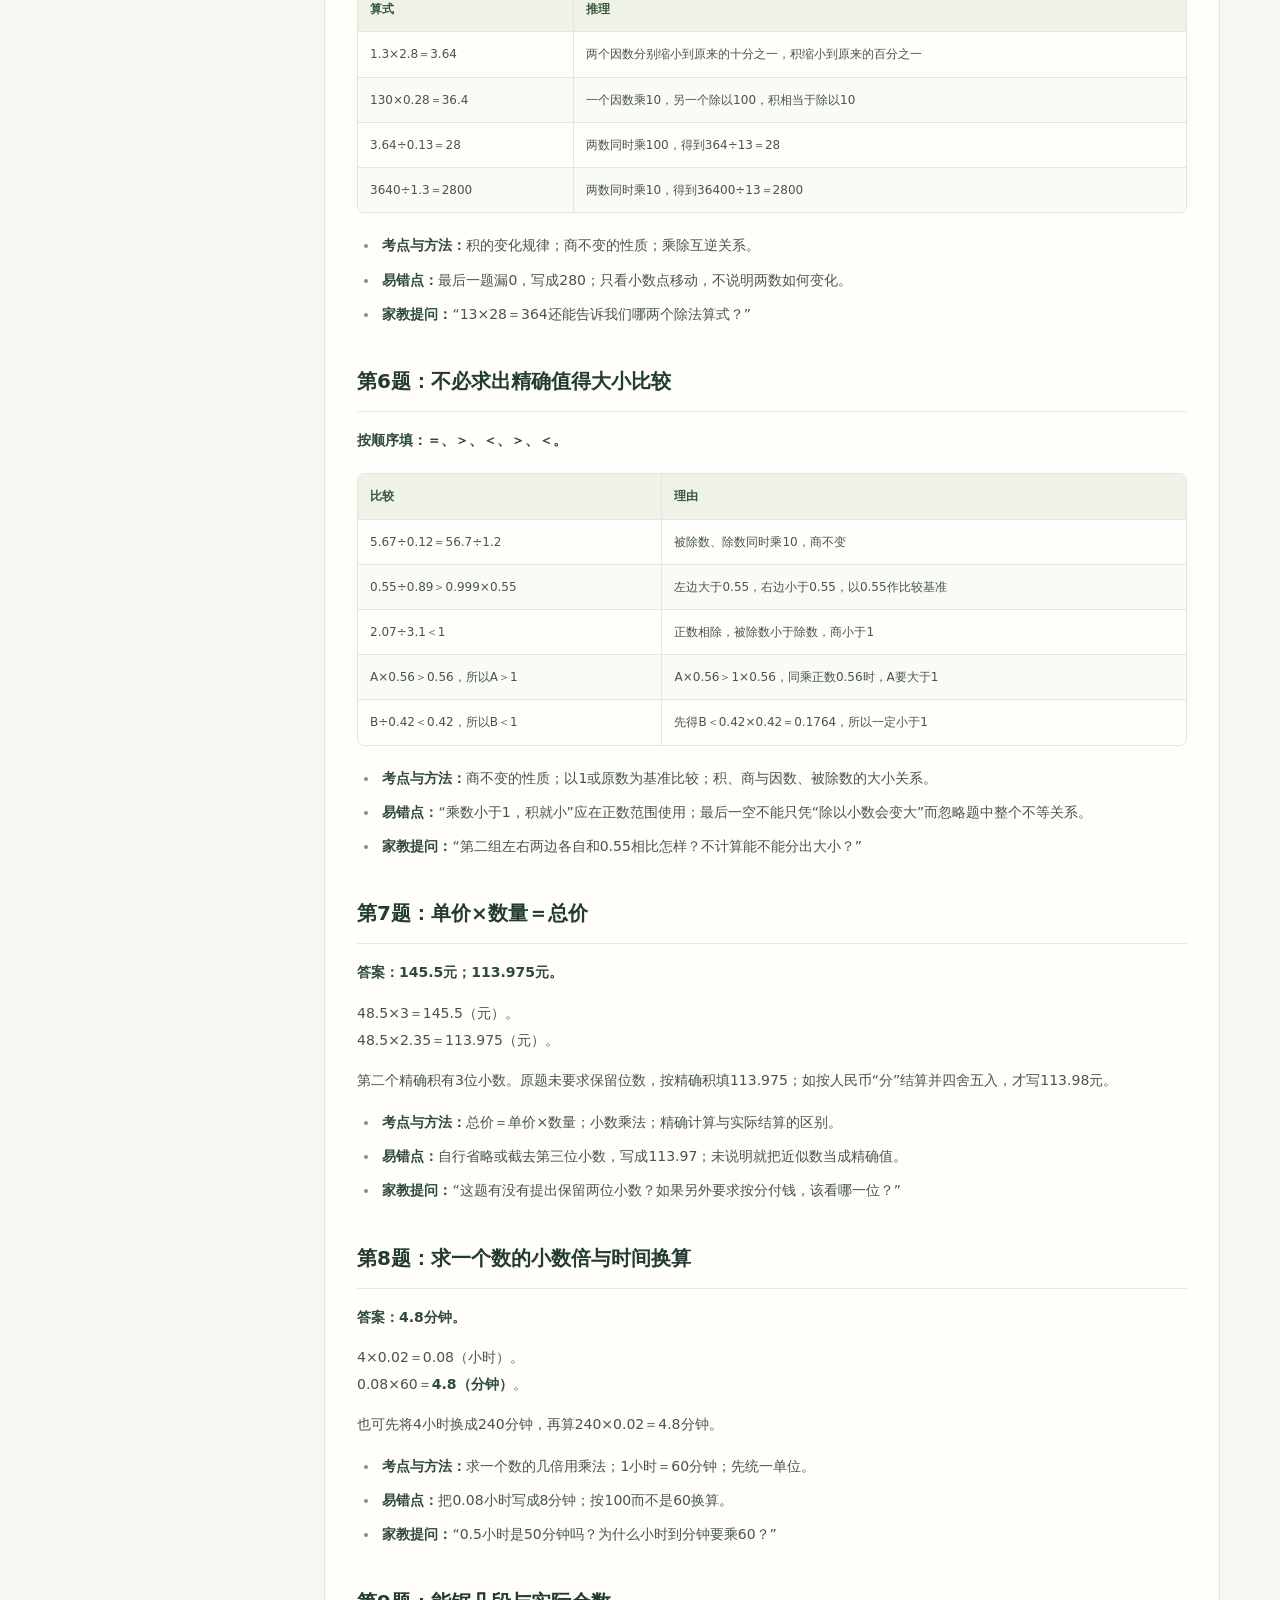
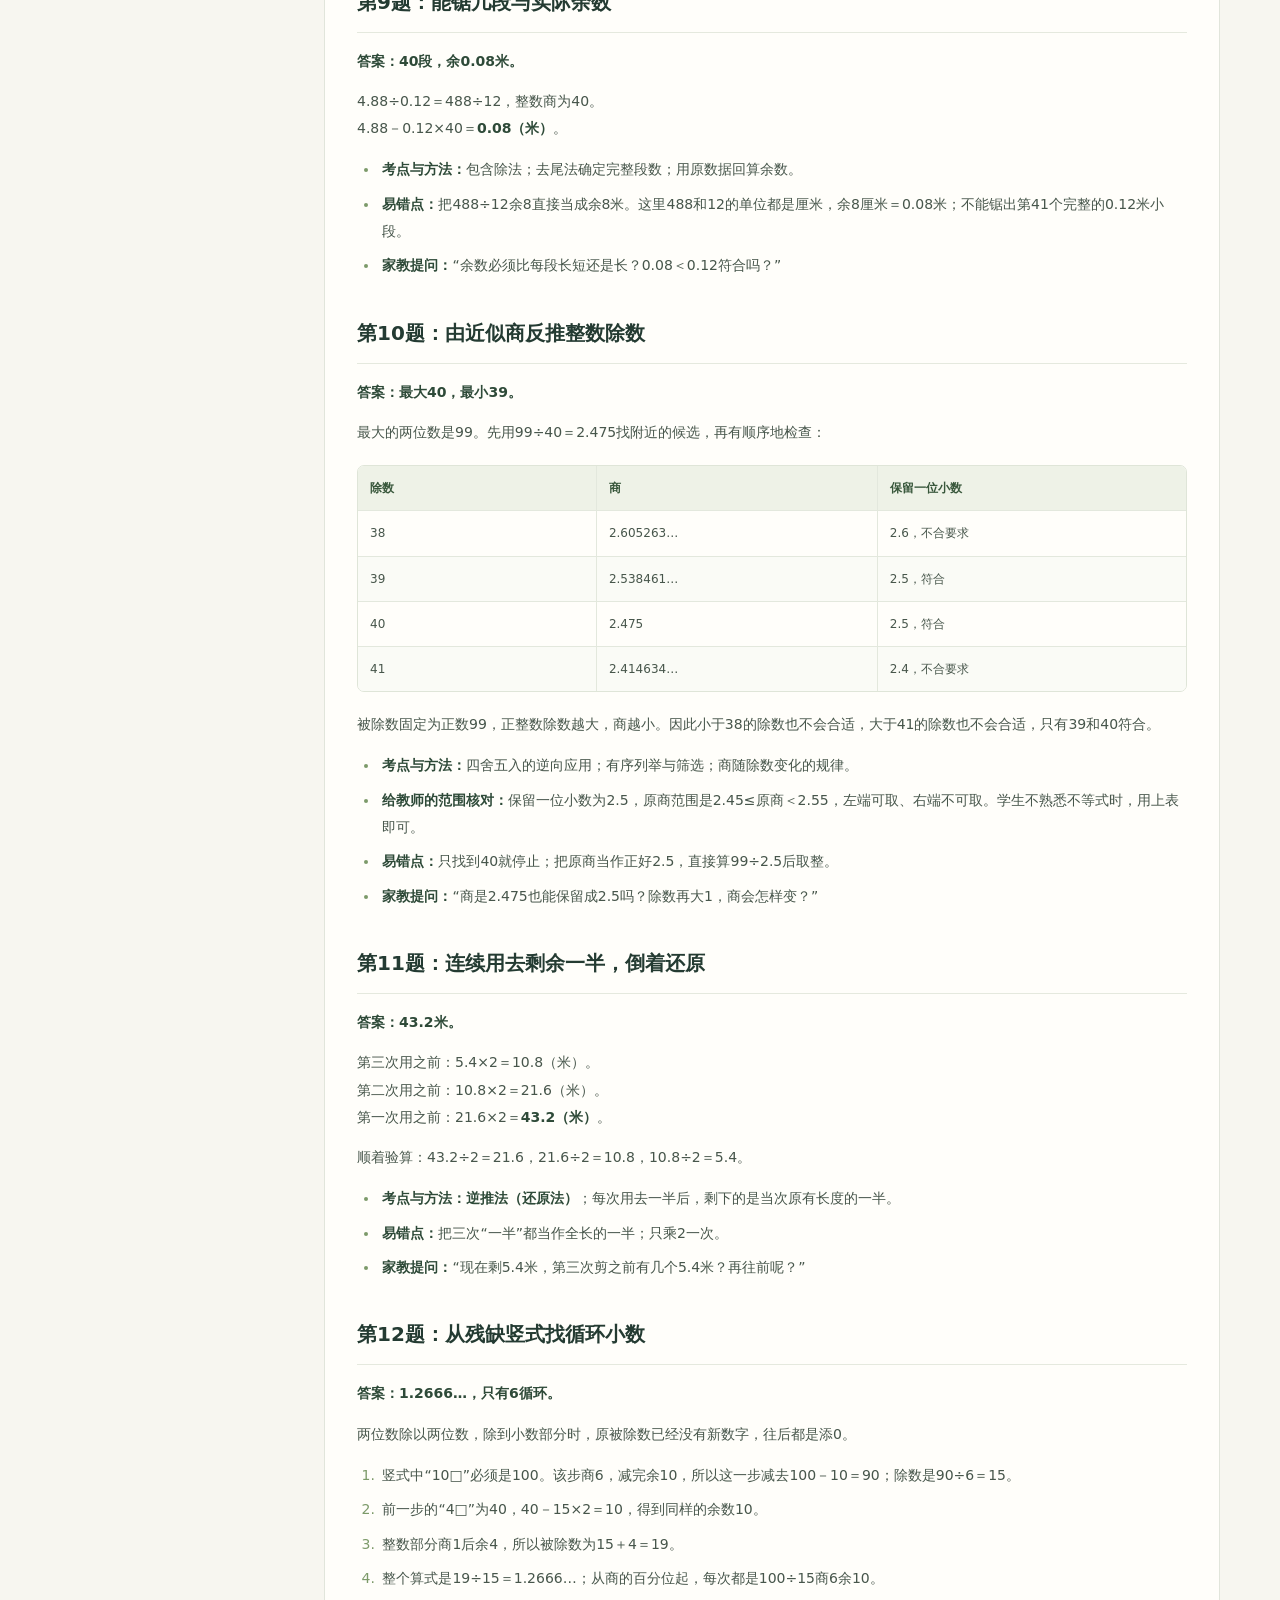
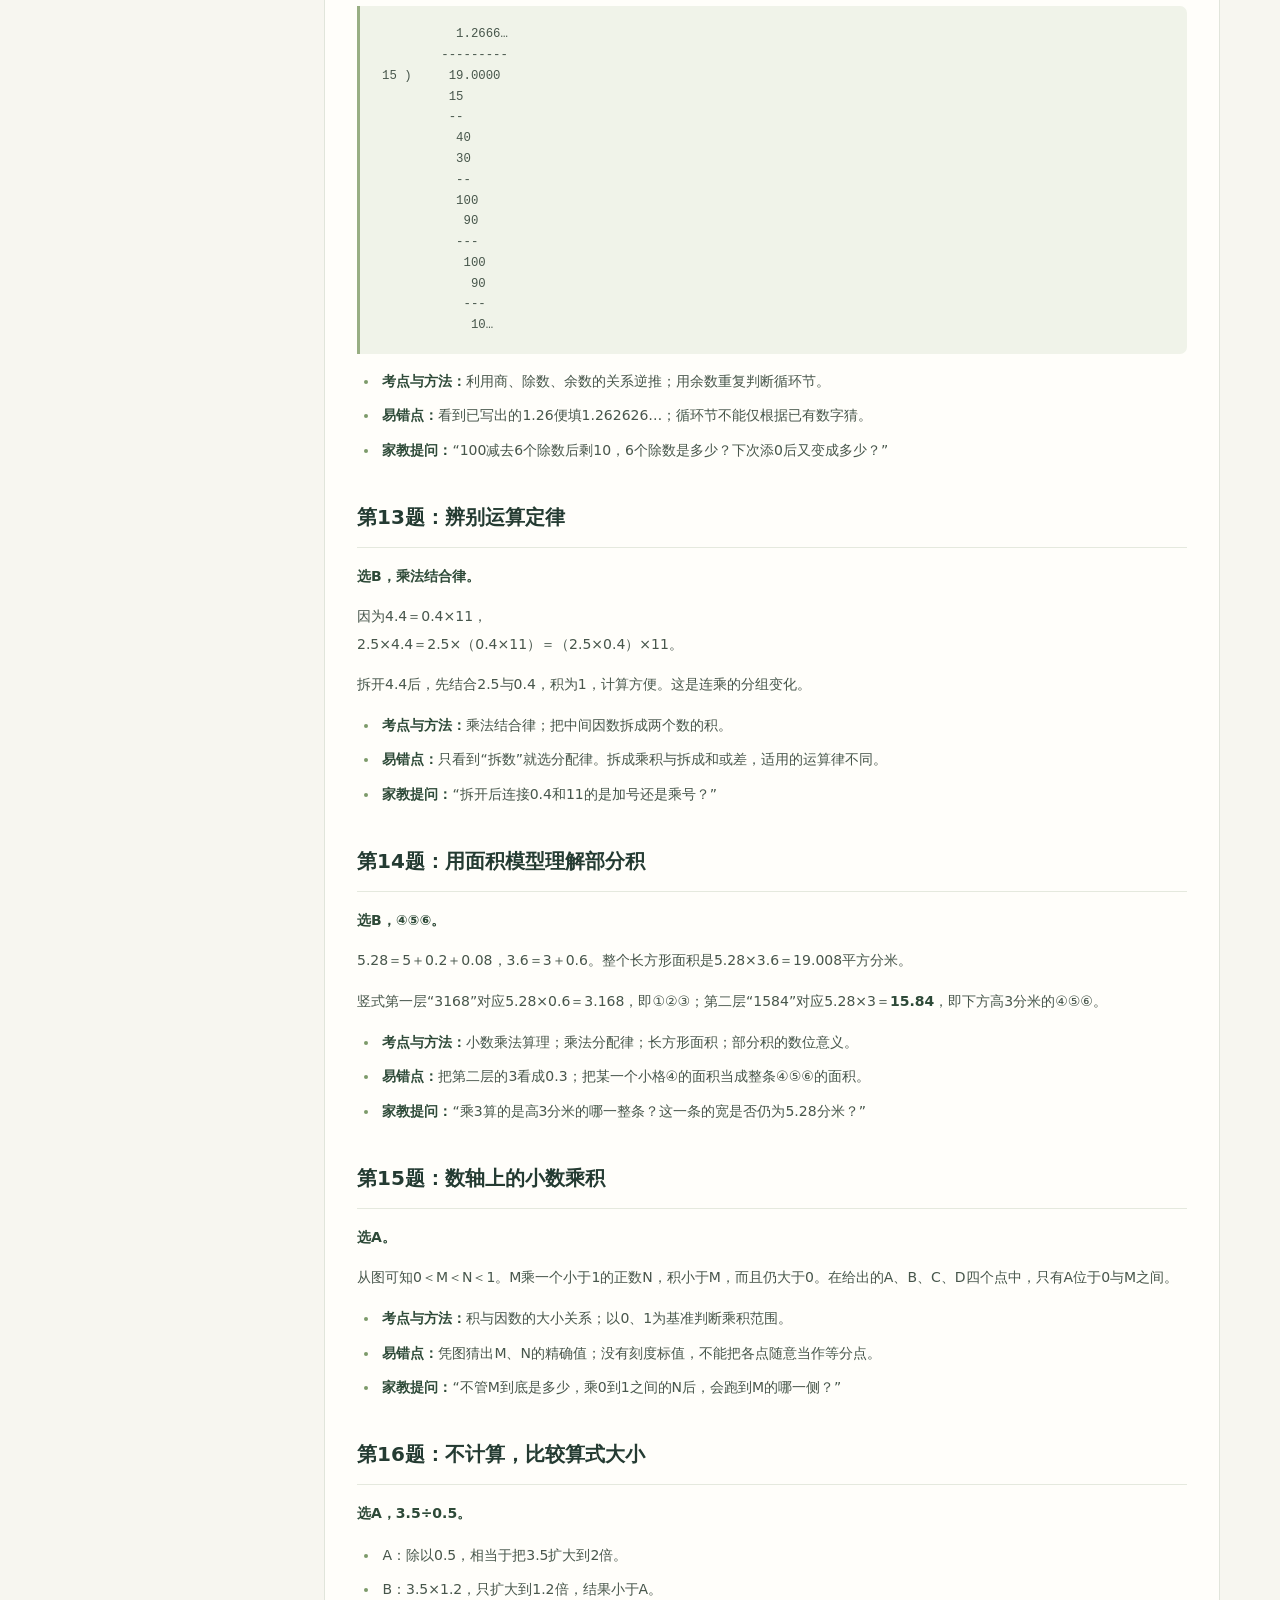
<file: preparation/phase-one-1109/index.html>
<!doctype html>
<html lang="zh-CN">
<head>
  <meta charset="utf-8">
  <meta name="viewport" content="width=device-width, initial-scale=1">
  <title>第一阶段适应性活动：五上数学1109 · 数学小站</title>
  <meta name="description" content="完整解答29题：先查答案，再看逐题过程、考点与教学提问，重点梳理小数简算、图形运动、装箱方案和分段计费。">
  <meta name="theme-color" content="#20594e">
  <link rel="icon" type="image/svg+xml" href="../../assets/favicon.svg">
  <link rel="stylesheet" href="../../assets/site.css">
  <script src="../../assets/site.js" defer></script>
</head>
<body id="top">
  <a class="skip" href="#main">跳到正文</a>
  <header class="site-header">
    <div class="shell header-inner">
      <a class="brand" href="../../index.html" aria-label="数学小站首页">
        <img src="../../assets/favicon.svg" alt="" width="40" height="40">
        <span class="brand-name">数学小站<span class="brand-en">PRIMARY MATH</span></span>
      </a>
      <nav class="main-nav" id="main-navigation" data-navigation aria-label="主导航"><a href="../../index.html">首页</a><a href="../index.html" aria-current="page">备课资料</a><a href="../../chapters/index.html">课堂章节</a><a href="../../index.html#guide">阅读与使用</a></nav>
      <div class="header-actions">
        <span class="grade-pill">小学数学 · 五年级</span>
        <a class="github-link" href="https://github.com/daiguashaoya/Primary_school_math" target="_blank" rel="noopener noreferrer" aria-label="打开 GitHub 仓库"><svg class="icon" viewBox="0 0 24 24" aria-hidden="true"><path d="M9 20c-5 1-5-2-7-2m14 4v-4a3.5 3.5 0 0 0-1-2.7c3.3-.4 6.7-1.6 6.7-7A5.4 5.4 0 0 0 20.2 4a5 5 0 0 0-.1-3s-1.2-.4-4 1.5a14 14 0 0 0-7.2 0C6.1.6 4.9 1 4.9 1a5 5 0 0 0-.1 3A5.4 5.4 0 0 0 3.3 8.3c0 5.4 3.4 6.6 6.7 7A3.5 3.5 0 0 0 9 18v4" transform="translate(0 1) scale(.92)"/></svg><span>GitHub</span></a>
        <button class="menu-toggle" type="button" aria-label="展开或收起导航" aria-controls="main-navigation" aria-expanded="false" data-menu-toggle><svg class="icon" viewBox="0 0 24 24" aria-hidden="true"><path d="M4 6h16M4 12h16M4 18h16"/></svg></button>
      </div>
    </div><div class="reading-progress" data-reading-progress aria-hidden="true"></div>
  </header>
  <main id="main" class="shell"><div class="breadcrumb" aria-label="当前位置"><a href="../../index.html">首页</a><svg class="icon" viewBox="0 0 24 24" aria-hidden="true"><path d="m9 5 7 7-7 7"/></svg><a href="../index.html">备课资料</a><svg class="icon" viewBox="0 0 24 24" aria-hidden="true"><path d="m9 5 7 7-7 7"/></svg><span>第一阶段适应性活动：五上数学1109</span></div>
    <div class="reader-layout"><aside class="reader-sidebar"><p class="sidebar-label">IN THIS NOTE / 本节目录</p><nav class="toc" aria-label="本节目录"><a class="toc-main" href="#quick">答案速查</a><a class="toc-main" href="#detail">逐题详解与教学方法</a><a class="toc-sub" href="#detail-1">备课总览：方法名称与适用题型</a><a class="toc-sub" href="#detail-2">第1题：口算与混合运算</a><a class="toc-sub" href="#detail-3">第2题：竖式、小数近似数与循环小数</a><a class="toc-sub" href="#detail-8">第3题：怎样简便怎样算</a><a class="toc-sub" href="#detail-15">第4题：积的小数位数与商的最高位</a><a class="toc-sub" href="#detail-16">第5题：由13×28＝364迁移计算</a><a class="toc-sub" href="#detail-17">第6题：不必求出精确值得大小比较</a><a class="toc-sub" href="#detail-18">第7题：单价×数量＝总价</a><a class="toc-sub" href="#detail-19">第8题：求一个数的小数倍与时间换算</a><a class="toc-sub" href="#detail-20">第9题：能锯几段与实际余数</a><a class="toc-sub" href="#detail-21">第10题：由近似商反推整数除数</a><a class="toc-sub" href="#detail-22">第11题：连续用去剩余一半，倒着还原</a><a class="toc-sub" href="#detail-23">第12题：从残缺竖式找循环小数</a><a class="toc-sub" href="#detail-24">第13题：辨别运算定律</a><a class="toc-sub" href="#detail-25">第14题：用面积模型理解部分积</a><a class="toc-sub" href="#detail-26">第15题：数轴上的小数乘积</a><a class="toc-sub" href="#detail-27">第16题：不计算，比较算式大小</a><a class="toc-sub" href="#detail-28">第17题：除数扩大10倍，循环商怎样变化</a><a class="toc-sub" href="#detail-29">第18题：油量指针的旋转</a><a class="toc-sub" href="#detail-30">第19题：求商的近似数，哪些说法错误</a><a class="toc-sub" href="#detail-31">第20题：相同组合体的不同摆放</a><a class="toc-sub" href="#detail-32">第21题：判断轴对称图形</a><a class="toc-sub" href="#detail-33">第22题：台阶铺地毯的长度</a><a class="toc-sub" href="#detail-34">第23题：由俯视图确定正面、左面轮廓</a><a class="toc-sub" href="#detail-35">第24题：补对称图、平移、绕点旋转</a><a class="toc-sub" href="#detail-41">第25题：用估算判断是否达到满减门槛</a><a class="toc-sub" href="#detail-42">第26题：先求长，再算周长和面积</a><a class="toc-sub" href="#detail-43">第27题：比较哪种巧克力便宜</a><a class="toc-sub" href="#detail-46">第28题：苹果单价、取整与装箱方案</a><a class="toc-sub" href="#detail-50">第29题：代驾分段收费与逆向求路程</a><a class="toc-sub" href="#detail-53">家教时怎样安排讲解</a></nav><div class="sidebar-resources"><p class="sidebar-label">原卷与讲义</p><a href="../../%E8%AF%95%E5%8D%B7/26-27%E5%AD%A6%E5%B9%B4%E5%BA%A6%E4%BA%94%E4%B8%8A%E6%95%B0%E5%AD%A6%E7%AC%AC%E4%B8%80%E9%98%B6%E6%AE%B5%E9%80%82%E5%BA%94%E6%80%A7%E6%B4%BB%E5%8A%A81109.pdf" target="_blank" rel="noopener noreferrer"><svg class="icon" viewBox="0 0 24 24" aria-hidden="true"><path d="M12 5c-3-2-6-2-9-1v15c3-1 6-1 9 1 3-2 6-2 9-1V4c-3-1-6-1-9 1zm0 0v15"/></svg>试卷原件 PDF</a></div></aside>
      <div class="reader-main"><header class="reader-header"><div class="eyebrow">Preparation notes</div><h1>第一阶段适应性活动：五上数学1109</h1><p>完整解答29题：先查答案，再看逐题过程、考点与教学提问，重点梳理小数简算、图形运动、装箱方案和分段计费。</p><div class="note-meta"><span>五年级</span><span class="meta-divider">/</span><span>小数计算 · 图形与几何 · 应用题</span><span class="meta-divider">/</span><span>2026.11.10 更新</span></div><div class="reader-actions"><button class="button" type="button" data-print><svg class="icon" viewBox="0 0 24 24" aria-hidden="true"><path d="M7 8V3h10v5M7 17H4V9h16v8h-3M7 14h10v7H7zM17 11h.01"/></svg>打印本节资料</button><a class="button secondary" href="../../%E8%AF%95%E5%8D%B7/26-27%E5%AD%A6%E5%B9%B4%E5%BA%A6%E4%BA%94%E4%B8%8A%E6%95%B0%E5%AD%A6%E7%AC%AC%E4%B8%80%E9%98%B6%E6%AE%B5%E9%80%82%E5%BA%94%E6%80%A7%E6%B4%BB%E5%8A%A81109.pdf" target="_blank" rel="noopener noreferrer"><svg class="icon" viewBox="0 0 24 24" aria-hidden="true"><path d="M12 5c-3-2-6-2-9-1v15c3-1 6-1 9 1 3-2 6-2 9-1V4c-3-1-6-1-9 1zm0 0v15"/></svg>查看原卷</a></div></header>
        <div class="reader-switch"><a href="#quick">答案速查</a><a href="#detail">逐题详解与教学方法</a><span>先独立完成，再核对方法。</span></div>
        <details class="reader-mobile-toc"><summary>展开本节目录</summary><nav class="toc" aria-label="本节目录"><a class="toc-main" href="#quick">答案速查</a><a class="toc-main" href="#detail">逐题详解与教学方法</a><a class="toc-sub" href="#detail-1">备课总览：方法名称与适用题型</a><a class="toc-sub" href="#detail-2">第1题：口算与混合运算</a><a class="toc-sub" href="#detail-3">第2题：竖式、小数近似数与循环小数</a><a class="toc-sub" href="#detail-8">第3题：怎样简便怎样算</a><a class="toc-sub" href="#detail-15">第4题：积的小数位数与商的最高位</a><a class="toc-sub" href="#detail-16">第5题：由13×28＝364迁移计算</a><a class="toc-sub" href="#detail-17">第6题：不必求出精确值得大小比较</a><a class="toc-sub" href="#detail-18">第7题：单价×数量＝总价</a><a class="toc-sub" href="#detail-19">第8题：求一个数的小数倍与时间换算</a><a class="toc-sub" href="#detail-20">第9题：能锯几段与实际余数</a><a class="toc-sub" href="#detail-21">第10题：由近似商反推整数除数</a><a class="toc-sub" href="#detail-22">第11题：连续用去剩余一半，倒着还原</a><a class="toc-sub" href="#detail-23">第12题：从残缺竖式找循环小数</a><a class="toc-sub" href="#detail-24">第13题：辨别运算定律</a><a class="toc-sub" href="#detail-25">第14题：用面积模型理解部分积</a><a class="toc-sub" href="#detail-26">第15题：数轴上的小数乘积</a><a class="toc-sub" href="#detail-27">第16题：不计算，比较算式大小</a><a class="toc-sub" href="#detail-28">第17题：除数扩大10倍，循环商怎样变化</a><a class="toc-sub" href="#detail-29">第18题：油量指针的旋转</a><a class="toc-sub" href="#detail-30">第19题：求商的近似数，哪些说法错误</a><a class="toc-sub" href="#detail-31">第20题：相同组合体的不同摆放</a><a class="toc-sub" href="#detail-32">第21题：判断轴对称图形</a><a class="toc-sub" href="#detail-33">第22题：台阶铺地毯的长度</a><a class="toc-sub" href="#detail-34">第23题：由俯视图确定正面、左面轮廓</a><a class="toc-sub" href="#detail-35">第24题：补对称图、平移、绕点旋转</a><a class="toc-sub" href="#detail-41">第25题：用估算判断是否达到满减门槛</a><a class="toc-sub" href="#detail-42">第26题：先求长，再算周长和面积</a><a class="toc-sub" href="#detail-43">第27题：比较哪种巧克力便宜</a><a class="toc-sub" href="#detail-46">第28题：苹果单价、取整与装箱方案</a><a class="toc-sub" href="#detail-50">第29题：代驾分段收费与逆向求路程</a><a class="toc-sub" href="#detail-53">家教时怎样安排讲解</a></nav></details>
        <section class="reading-section" id="quick" aria-labelledby="quick-title"><div class="section-label"><span></span>PART 01</div><h2 id="quick-title">答案速查</h2><div class="prose"><p>对应原卷《26-27学年度五上数学第一阶段适应性活动1109》，共2页、29题。顺序按原卷保留；第1题按每行从左到右核对。循环小数同时写出展开式和循环节，避免循环点显示不清。</p>
<h3 id="quick-1">一、计算题（第1～3题）</h3>
<h4 id="quick-2">1. 直接写出结果</h4>
<div class="table-wrap"><table><thead><tr><th>算式</th><th>答案</th><th>算式</th><th>答案</th></tr></thead><tbody>
<tr><td>2.5×0.4</td><td>1</td><td>7÷5</td><td>1.4</td></tr>
<tr><td>1.8÷0.03</td><td>60</td><td>0.56÷0.7</td><td>0.8</td></tr>
<tr><td>1.8×0.05</td><td>0.09</td><td>1.2÷0.25</td><td>4.8</td></tr>
<tr><td>3.62＋12.8</td><td>16.42</td><td>0.23×0.2</td><td>0.046</td></tr>
<tr><td>26.3－3.3÷0.3</td><td>15.3</td><td>3.6×2÷3.6×2</td><td>4</td></tr>
</tbody></table></div>
<h4 id="quick-3">2. 列竖式计算</h4>
<div class="table-wrap"><table><thead><tr><th>算式及要求</th><th>答案</th></tr></thead><tbody>
<tr><td>4.6×6.7</td><td>30.82</td></tr>
<tr><td>10.7×0.43，保留两位小数</td><td>4.60（准确积4.601）</td></tr>
<tr><td>56.588÷2.8，精确到十分位</td><td>20.2（准确商20.21）</td></tr>
<tr><td>14÷0.9，用循环小数表示</td><td>15.555…，循环节是5，在5上加循环点</td></tr>
</tbody></table></div>
<h4 id="quick-4">3. 脱式计算，怎样简便怎样算</h4>
<div class="table-wrap"><table><thead><tr><th>算式</th><th>答案</th></tr></thead><tbody>
<tr><td>19.6－9.6×0.5</td><td>14.8</td></tr>
<tr><td>0.78＋0.22÷5</td><td>0.824</td></tr>
<tr><td>1.23×9.4＋0.77×9.4</td><td>18.8</td></tr>
<tr><td>2.07÷0.125÷0.8</td><td>20.7</td></tr>
<tr><td>1.25×32×2.5</td><td>100</td></tr>
<tr><td>20.23×101－20.23</td><td>2023</td></tr>
</tbody></table></div>
<h3 id="quick-5">二、填空题（第4～12题）</h3>
<div class="table-wrap"><table><thead><tr><th>题号</th><th>按空格顺序填写</th></tr></thead><tbody>
<tr><td>4</td><td>4；十</td></tr>
<tr><td>5</td><td>3.64；36.4；28；2800</td></tr>
<tr><td>6</td><td>＝；＞；＜；＞；＜</td></tr>
<tr><td>7</td><td>145.5；113.975（单位：元，见下方说明）</td></tr>
<tr><td>8</td><td>4.8（分钟）</td></tr>
<tr><td>9</td><td>40（段）；0.08（米）</td></tr>
<tr><td>10</td><td>最大40；最小39</td></tr>
<tr><td>11</td><td>43.2（米）</td></tr>
<tr><td>12</td><td>1.2666…，循环节是6，在6上加循环点</td></tr>
</tbody></table></div>
<p><strong>第7题说明：</strong>48.5×2.35的精确积是113.975。原题没有要求保留小数位数，速查按精确积填写；若按人民币“分”结算并四舍五入，则为113.98元。</p>
<h3 id="quick-6">三、选择题（第13～22题）</h3>
<div class="table-wrap"><table><thead><tr><th>题号</th><th>答案</th><th>核对要点</th></tr></thead><tbody>
<tr><td>13</td><td>B</td><td>乘法结合律</td></tr>
<tr><td>14</td><td>B</td><td>④⑤⑥，5.28×3＝15.84</td></tr>
<tr><td>15</td><td>A</td><td>0＜M×N＜M</td></tr>
<tr><td>16</td><td>A</td><td>3.5÷0.5最大</td></tr>
<tr><td>17</td><td>C</td><td>0.255255255…，循环节是255</td></tr>
<tr><td>18</td><td>B（第二个选项）</td><td>顺时针90°</td></tr>
<tr><td>19</td><td>D</td><td>错误的是②③④，共3个</td></tr>
<tr><td>20</td><td>C</td><td>C与原组合体不能通过转动重合</td></tr>
<tr><td>21</td><td>B</td><td>2个：出站口、出租车图标</td></tr>
<tr><td>22</td><td>C</td><td>20 dm</td></tr>
</tbody></table></div>
<p>第18题原卷把第四个选项也印成了“B”，本答案所指是<strong>第二个选项“顺90”</strong>。</p>
<h3 id="quick-7">四、观察与操作（第23～24题）</h3>
<h4 id="quick-8">23. 从前面和左面看</h4>
<ul>
<li>从前面看：从左到右各列高度为 <strong>2、1、3、1</strong>。</li>
<li>从左面看：从左到右各列高度为 <strong>3、2</strong>。左列对应原俯视图的后排，右列对应前排。</li>
</ul>
<p><img src="../../%E5%A4%87%E8%AF%BE%E8%B5%84%E6%96%99/%E7%AC%AC%E4%B8%80%E9%98%B6%E6%AE%B5%E9%80%82%E5%BA%94%E6%80%A7%E6%B4%BB%E5%8A%A81109/23_%E8%A7%82%E5%AF%9F%E7%BB%84%E5%90%88%E4%BD%93.svg" alt="第23题答案：正面各列高度2、1、3、1，左面各列高度3、2" loading="lazy" decoding="async"></p>
<h4 id="quick-9">24. 轴对称、平移与旋转</h4>
<p>深灰色为原图，绿色为补全或变换后的答案，橙色虚线为对称轴。第④题同时保留补全图和下移5格后的图。</p>
<p><img src="../../%E5%A4%87%E8%AF%BE%E8%B5%84%E6%96%99/%E7%AC%AC%E4%B8%80%E9%98%B6%E6%AE%B5%E9%80%82%E5%BA%94%E6%80%A7%E6%B4%BB%E5%8A%A81109/24_%E5%9B%BE%E5%BD%A2%E8%BF%90%E5%8A%A8.svg" alt="第24题方格作图答案：补全①，平移②，逆时针旋转③，补全并平移④" loading="lazy" decoding="async"></p>
<p><a href="../../%E5%A4%87%E8%AF%BE%E8%B5%84%E6%96%99/%E7%AC%AC%E4%B8%80%E9%98%B6%E6%AE%B5%E9%80%82%E5%BA%94%E6%80%A7%E6%B4%BB%E5%8A%A81109/24_%E5%9B%BE%E5%BD%A2%E8%BF%90%E5%8A%A8.svg">单独打开方格图，放大核对</a>。</p>
<h3 id="quick-10">五、解决问题（第25～29题）</h3>
<div class="table-wrap"><table><thead><tr><th>题号</th><th>答案</th></tr></thead><tbody>
<tr><td>25</td><td>能参加。4袋20.8元的商品、1箱牛奶、2袋红枣，总价148.90元；满减后138.90元。原题只需用估算说明能参加</td></tr>
<tr><td>26</td><td>长60.75米；周长202.50米；面积2460.38平方米（按要求保留两位小数）</td></tr>
<tr><td>27</td><td>A种较便宜。同样36元，A种买0.55千克，B种买0.50千克</td></tr>
<tr><td>28（1）</td><td>大</td></tr>
<tr><td>28（2）</td><td>59个大箱；87个装满的小箱</td></tr>
<tr><td>28（3）</td><td>86个小箱和1个大箱，恰好装完700千克，收入6812元（按每箱规定质量装满售卖）</td></tr>
<tr><td>29（1）</td><td>52.5元</td></tr>
<tr><td>29（2）</td><td>最远17千米</td></tr>
</tbody></table></div>
<p>详细过程、每题考点、方法名称、易错点及家教提问见<a href="index.html#detail">逐题详解与教学方法</a>。</p></div></section><section class="reading-section" id="detail" aria-labelledby="detail-title"><div class="section-label"><span></span>PART 02</div><h2 id="detail-title">逐题详解与教学方法</h2><div class="prose"><p>本讲义供五年级数学家教备课使用，覆盖原卷全部29题。先独立作答，再用<a href="index.html#quick">答案速查</a>核对。讲解以小数运算、整数乘法运算律、数量关系及图形性质为基础，不需要分数乘除法或列方程。</p>
<h3 id="detail-1">备课总览：方法名称与适用题型</h3>
<p>运算定律是依据，拆数、凑整、转化等是选择解法的策略。告诉孩子“怎么想到”，再说明“为什么可以这样算”。下表中的策略归类是结合本卷整理的教学提示，不代表教材中均有同名章节。</p>
<div class="table-wrap"><table><thead><tr><th>题目结构</th><th>建议使用的名称</th><th>本卷题号</th></tr></thead><tbody>
<tr><td>两个乘积有相同因数</td><td>逆用乘法分配律，提取相同因数</td><td>3（3）、3（6）</td></tr>
<tr><td>连乘中寻找能凑整的组合</td><td>拆分因数，运用乘法交换律、结合律</td><td>3（5）</td></tr>
<tr><td>连续除以两个数</td><td>除法的性质：除以两个数的积</td><td>3（4）</td></tr>
<tr><td>两个数同时移动小数点</td><td>商不变的性质</td><td>1、2、5、6</td></tr>
<tr><td>只改变被除数或除数</td><td>商的变化规律</td><td>17</td></tr>
<tr><td>从最终结果倒着找原量</td><td>逆推法（还原法）</td><td>11、29（2）</td></tr>
<tr><td>按条件逐个试验并排除</td><td>有序列举（枚举）与筛选</td><td>10、28</td></tr>
<tr><td>把折线路径转成两段直线</td><td>转化思想，线段平移</td><td>22</td></tr>
<tr><td>比较不同包装是否合算</td><td>单价比较（归一法）；统一总价或质量比较</td><td>27、28</td></tr>
<tr><td>全部装完、只能装满整箱</td><td>根据实际情况取商的近似值：进一法、去尾法</td><td>9、28</td></tr>
<tr><td>起步价加上超出部分</td><td>分段计费；不足一个计费单位按一个计算</td><td>29</td></tr>
</tbody></table></div>
<p><strong>术语依据：</strong>《义务教育数学课程标准（2022年版）》列出乘法交换律、结合律、分配律及常见数量关系等内容。本卷优先沿用这些运算依据。<a href="https://www.moe.gov.cn/srcsite/A26/s8001/202204/W020220510531636118932.pdf" target="_blank" rel="noopener noreferrer">教育部课程标准</a></p>
<p>“逆推法（还原法）”“枚举与筛选”“凑整”等方法名称，可参照高校《小学数学解题研究》教案；本讲义将它们落实为倒着算、按顺序试、选择方便数字等学生可操作的步骤。<a href="https://gk.jyc.edu.cn/__local/4/AA/E1/84C928B96C31AF7ABFAE2B3E19E_D5D82A5D_1EA044.pdf" target="_blank" rel="noopener noreferrer">揭阳职业技术学院教案</a></p>
<p>进一法、去尾法的选择应联系实际情境，不能只记成见到小数就加1或舍去。教学案例也强调让学生解释数量取整的实际意义。<a href="https://tpd.xhedu.sh.cn/cms/app/info/doc/index.php/92078" target="_blank" rel="noopener noreferrer">徐汇教师网教学案例</a></p>
<h3 id="detail-2">第1题：口算与混合运算</h3>
<div class="table-wrap"><table><thead><tr><th>小题</th><th>结果与思考过程</th><th>考点及方法</th></tr></thead><tbody>
<tr><td>2.5×0.4</td><td>25×4＝100，再点两位小数，得1</td><td>小数乘法；整数乘法迁移</td></tr>
<tr><td>7÷5</td><td>7÷5＝1.4，可用1.4×5＝7验算</td><td>除数是整数的小数除法</td></tr>
<tr><td>1.8÷0.03</td><td>180÷3＝60</td><td>商不变的性质，两数同时乘100</td></tr>
<tr><td>0.56÷0.7</td><td>5.6÷7＝0.8</td><td>商不变的性质，两数同时乘10</td></tr>
<tr><td>1.8×0.05</td><td>18×5＝90，点三位小数，得0.090＝0.09</td><td>积的小数位数；积小于原数</td></tr>
<tr><td>1.2÷0.25</td><td>120÷25＝4.8；也可想0.25×4＝1，所以1.2÷0.25＝1.2×4</td><td>转化为整数除法，或根据乘除关系转化</td></tr>
<tr><td>3.62＋12.8</td><td>3.62＋12.80＝16.42</td><td>小数点对齐就是相同数位对齐</td></tr>
<tr><td>0.23×0.2</td><td>23×2＝46，点三位小数，得0.046</td><td>位数不够时在前面补0</td></tr>
<tr><td>26.3－3.3÷0.3</td><td>26.3－11＝15.3</td><td>先除后减</td></tr>
<tr><td>3.6×2÷3.6×2</td><td>7.2÷3.6×2＝2×2＝4</td><td>乘除同级，从左往右计算</td></tr>
</tbody></table></div>
<ul>
<li><strong>易错点：</strong>把最后一题误读成“3.6×2÷（3.6×2）”；把0.046写成0.46；除数移小数点而被除数不移。</li>
<li><strong>家教提问：</strong>“乘号、除号混在一起时谁先算？原题有没有括号？”“1.8乘一个小于1的正小数，结果应比1.8大还是小？”</li>
</ul>
<h3 id="detail-3">第2题：竖式、小数近似数与循环小数</h3>
<h4 id="detail-4">（1）4.6×6.7＝30.82</h4>
<p>先按整数乘法计算46×67＝3082，两个因数一共有两位小数，积为30.82。</p>
<pre><code>    46
×   67
------
   322
  276
------
  3082</code></pre>
<ul>
<li><strong>考点与方法：</strong>小数乘小数；先按整数乘法计算，再确定积的小数点。</li>
<li><strong>易错点：</strong>把积点成3.082；第二层部分积没有错位。</li>
<li><strong>家教提问：</strong>“4.6×6大约是多少？30.82还是3.082更合理？”</li>
</ul>
<h4 id="detail-5">（2）10.7×0.43≈4.60（保留两位小数）</h4>
<pre><code>    107
×    43
-------
    321
   428
-------
   4601</code></pre>
<p>准确积为4.601。保留两位小数，看千分位上的1，舍去，得<strong>4.60</strong>。</p>
<ul>
<li><strong>考点与方法：</strong>积的近似数；四舍五入法。</li>
<li><strong>易错点：</strong>把4.60写成4.6；前者明确保留到了百分位。准确值用等号，近似值用约等号。</li>
<li><strong>家教提问：</strong>“保留两位要看第几位？最后的0为什么要留下？”</li>
</ul>
<h4 id="detail-6">（3）56.588÷2.8≈20.2（精确到十分位）</h4>
<p>两数同时乘10，化为565.88÷28。</p>
<pre><code>         20.21
       -------
28 )    565.88
        56
        --
          5 8
          5 6
          ---
            28
            28
            --
             0</code></pre>
<p>565除以28，先商20，余5；添下十分位的8，58÷28商2余2；再添下百分位的8，28÷28商1。准确商20.21，保留一位小数看百分位的1，得<strong>20.2</strong>。</p>
<ul>
<li><strong>考点与方法：</strong>商不变的性质；商中间0的占位；求商的近似数。</li>
<li><strong>易错点：</strong>漏写个位的0，算成2.021；把“精确到十分位”误当保留两位小数。</li>
<li><strong>家教提问：</strong>“除数变28，被除数变多少？5不够除28，个位为什么必须商0？”</li>
</ul>
<h4 id="detail-7">（4）14÷0.9＝15.555…（5循环）</h4>
<p>14÷0.9＝140÷9。</p>
<pre><code>         15.555…
       --------
9 )     140.000
          9
         --
          50
          45
          --
           50
           45
           --
            50
            45
            --
             5…</code></pre>
<p>整数部分15，余5；以后每次添0得到50，商5余5，所以5不断重复。规范简记时，在15.5中小数部分的5上加一个循环点。</p>
<ul>
<li><strong>考点与方法：</strong>循环小数、循环节；用重复出现的余数判断循环。</li>
<li><strong>易错点：</strong>写成有限小数15.55；把整数部分的5也看作循环节。</li>
<li><strong>家教提问：</strong>“为什么后面总是商5？哪一个余数在重复？”</li>
</ul>
<h3 id="detail-8">第3题：怎样简便怎样算</h3>
<h4 id="detail-9">（1）19.6－9.6×0.5＝14.8</h4>
<p>19.6－9.6×0.5<br>＝19.6－4.8<br>＝<strong>14.8</strong>。</p>
<ul>
<li><strong>考点与方法：</strong>先乘后减；乘0.5可理解为取这个数的一半，9.6的一半是4.8。</li>
<li><strong>易错点：</strong>先算19.6－9.6。此题按顺序算已经方便，无需硬套分配律。</li>
<li><strong>家教提问：</strong>“0.5个9.6是多少？第一步应算哪一部分？”</li>
</ul>
<h4 id="detail-10">（2）0.78＋0.22÷5＝0.824</h4>
<p>0.78＋0.22÷5<br>＝0.78＋0.044<br>＝<strong>0.824</strong>。</p>
<ul>
<li><strong>考点与方法：</strong>先除后加；除到哪一位，商就写在哪一位；小数加法对齐小数点。</li>
<li><strong>易错点：</strong>先凑0.78＋0.22＝1，或把0.22÷5写成0.44。加数和被除数不能随意凑在一起。</li>
<li><strong>家教提问：</strong>“虽然0.78和0.22能凑1，但原式允许先加吗？”</li>
</ul>
<h4 id="detail-11">（3）1.23×9.4＋0.77×9.4＝18.8</h4>
<p>1.23×9.4＋0.77×9.4<br>＝（1.23＋0.77）×9.4<br>＝2×9.4<br>＝<strong>18.8</strong>。</p>
<ul>
<li><strong>考点与方法：</strong><strong>逆用乘法分配律（提取相同因数）</strong>。先找到两个乘积中相同的9.4，再看另两个因数能否凑整。</li>
<li><strong>易错点：</strong>把相同因数9.4也相加；只写1.23＋0.77，漏乘9.4。</li>
<li><strong>家教提问：</strong>“1.23个9.4，加上0.77个9.4，一共是几个9.4？”</li>
</ul>
<h4 id="detail-12">（4）2.07÷0.125÷0.8＝20.7</h4>
<p>2.07÷0.125÷0.8<br>＝2.07÷（0.125×0.8）<br>＝2.07÷0.1<br>＝<strong>20.7</strong>。</p>
<ul>
<li><strong>考点与方法：</strong><strong>除法的性质</strong>：一个数连续除以两个非0的数，等于除以它们的积。不能称作“除法结合律”。</li>
<li><strong>怎么想到：</strong>先观察两个除数，125×8＝1000，所以0.125×0.8＝0.1，合并除数后很好算。</li>
<li><strong>易错点：</strong>改成2.07÷（0.125÷0.8）；括号内应是乘法。</li>
<li><strong>家教提问：</strong>“12÷3÷2与12÷（3×2）相等吗？能用这个小例子说明规律吗？”</li>
</ul>
<h4 id="detail-13">（5）1.25×32×2.5＝100</h4>
<p>1.25×32×2.5<br>＝1.25×（8×4）×2.5<br>＝（1.25×8）×（4×2.5）<br>＝10×10<br>＝<strong>100</strong>。</p>
<ul>
<li><strong>考点与方法：</strong><strong>拆分因数，运用乘法交换律、结合律凑整</strong>。</li>
<li><strong>怎么想到：</strong>先看1.25需要和8配对，2.5需要和4配对，恰好32＝8×4。由125×8＝1000、25×4＝100，可用已有小数乘法得到1.25×8＝10、2.5×4＝10，完全不需要分数乘除法。</li>
<li><strong>易错点：</strong>把32写成8＋4，却仍按连乘处理；拆分前后要保证值相等。</li>
<li><strong>家教提问：</strong>“先别看32，1.25和谁相乘方便？2.5呢？32里能不能同时找到这两个因数？”</li>
</ul>
<h4 id="detail-14">（6）20.23×101－20.23＝2023</h4>
<p>20.23×101－20.23<br>＝20.23×（101－1）<br>＝20.23×100<br>＝<strong>2023</strong>。</p>
<ul>
<li><strong>考点与方法：</strong><strong>逆用乘法分配律</strong>。把单独的20.23看成20.23×1，两个乘积就有了相同因数。</li>
<li><strong>另一条思路：</strong>101＝100＋1，先正用分配律展开，再把多出来的一份20.23减去。此题直接合并101份与1份更短。</li>
<li><strong>易错点：</strong>改成20.23×100－20.23，少算了一份；或者把20.23×100写成202.3。</li>
<li><strong>家教提问：</strong>“101份20.23减去1份，还剩多少份？”</li>
</ul>
<h3 id="detail-15">第4题：积的小数位数与商的最高位</h3>
<p><strong>答案：4；十。</strong></p>
<p>4.09×0.05＝0.2045，有4位小数。409×5＝2045，因数共4位小数，点完小数点得到0.2045。</p>
<p>5.2÷0.13＝520÷13＝40，商的最高位在十位。</p>
<ul>
<li><strong>考点与方法：</strong>积的小数位数；商不变的性质；数位判断。</li>
<li><strong>易错点：</strong>机械认为积的小数位数永远等于因数小数位数之和，忽略积末尾0可以化简；本题积末尾非0，恰好是4位。</li>
<li><strong>家教提问：</strong>“0.2×0.5＝0.10＝0.1，有几位小数？为什么本题可以直接数成4位？”</li>
</ul>
<h3 id="detail-16">第5题：由13×28＝364迁移计算</h3>
<p><strong>答案：3.64；36.4；28；2800。</strong></p>
<div class="table-wrap"><table><thead><tr><th>算式</th><th>推理</th></tr></thead><tbody>
<tr><td>1.3×2.8＝3.64</td><td>两个因数分别缩小到原来的十分之一，积缩小到原来的百分之一</td></tr>
<tr><td>130×0.28＝36.4</td><td>一个因数乘10，另一个除以100，积相当于除以10</td></tr>
<tr><td>3.64÷0.13＝28</td><td>两数同时乘100，得到364÷13＝28</td></tr>
<tr><td>3640÷1.3＝2800</td><td>两数同时乘10，得到36400÷13＝2800</td></tr>
</tbody></table></div>
<ul>
<li><strong>考点与方法：</strong>积的变化规律；商不变的性质；乘除互逆关系。</li>
<li><strong>易错点：</strong>最后一题漏0，写成280；只看小数点移动，不说明两数如何变化。</li>
<li><strong>家教提问：</strong>“13×28＝364还能告诉我们哪两个除法算式？”</li>
</ul>
<h3 id="detail-17">第6题：不必求出精确值得大小比较</h3>
<p><strong>按顺序填：＝、＞、＜、＞、＜。</strong></p>
<div class="table-wrap"><table><thead><tr><th>比较</th><th>理由</th></tr></thead><tbody>
<tr><td>5.67÷0.12＝56.7÷1.2</td><td>被除数、除数同时乘10，商不变</td></tr>
<tr><td>0.55÷0.89＞0.999×0.55</td><td>左边大于0.55，右边小于0.55，以0.55作比较基准</td></tr>
<tr><td>2.07÷3.1＜1</td><td>正数相除，被除数小于除数，商小于1</td></tr>
<tr><td>A×0.56＞0.56，所以A＞1</td><td>A×0.56＞1×0.56，同乘正数0.56时，A要大于1</td></tr>
<tr><td>B÷0.42＜0.42，所以B＜1</td><td>先得B＜0.42×0.42＝0.1764，所以一定小于1</td></tr>
</tbody></table></div>
<ul>
<li><strong>考点与方法：</strong>商不变的性质；以1或原数为基准比较；积、商与因数、被除数的大小关系。</li>
<li><strong>易错点：</strong>“乘数小于1，积就小”应在正数范围使用；最后一空不能只凭“除以小数会变大”而忽略题中整个不等关系。</li>
<li><strong>家教提问：</strong>“第二组左右两边各自和0.55相比怎样？不计算能不能分出大小？”</li>
</ul>
<h3 id="detail-18">第7题：单价×数量＝总价</h3>
<p><strong>答案：145.5元；113.975元。</strong></p>
<p>48.5×3＝145.5（元）。<br>48.5×2.35＝113.975（元）。</p>
<p>第二个精确积有3位小数。原题未要求保留位数，按精确积填113.975；如按人民币“分”结算并四舍五入，才写113.98元。</p>
<ul>
<li><strong>考点与方法：</strong>总价＝单价×数量；小数乘法；精确计算与实际结算的区别。</li>
<li><strong>易错点：</strong>自行省略或截去第三位小数，写成113.97；未说明就把近似数当成精确值。</li>
<li><strong>家教提问：</strong>“这题有没有提出保留两位小数？如果另外要求按分付钱，该看哪一位？”</li>
</ul>
<h3 id="detail-19">第8题：求一个数的小数倍与时间换算</h3>
<p><strong>答案：4.8分钟。</strong></p>
<p>4×0.02＝0.08（小时）。<br>0.08×60＝<strong>4.8（分钟）</strong>。</p>
<p>也可先将4小时换成240分钟，再算240×0.02＝4.8分钟。</p>
<ul>
<li><strong>考点与方法：</strong>求一个数的几倍用乘法；1小时＝60分钟；先统一单位。</li>
<li><strong>易错点：</strong>把0.08小时写成8分钟；按100而不是60换算。</li>
<li><strong>家教提问：</strong>“0.5小时是50分钟吗？为什么小时到分钟要乘60？”</li>
</ul>
<h3 id="detail-20">第9题：能锯几段与实际余数</h3>
<p><strong>答案：40段，余0.08米。</strong></p>
<p>4.88÷0.12＝488÷12，整数商为40。<br>4.88－0.12×40＝<strong>0.08（米）</strong>。</p>
<ul>
<li><strong>考点与方法：</strong>包含除法；去尾法确定完整段数；用原数据回算余数。</li>
<li><strong>易错点：</strong>把488÷12余8直接当成余8米。这里488和12的单位都是厘米，余8厘米＝0.08米；不能锯出第41个完整的0.12米小段。</li>
<li><strong>家教提问：</strong>“余数必须比每段长短还是长？0.08＜0.12符合吗？”</li>
</ul>
<h3 id="detail-21">第10题：由近似商反推整数除数</h3>
<p><strong>答案：最大40，最小39。</strong></p>
<p>最大的两位数是99。先用99÷40＝2.475找附近的候选，再有顺序地检查：</p>
<div class="table-wrap"><table><thead><tr><th>除数</th><th>商</th><th>保留一位小数</th></tr></thead><tbody>
<tr><td>38</td><td>2.605263…</td><td>2.6，不合要求</td></tr>
<tr><td>39</td><td>2.538461…</td><td>2.5，符合</td></tr>
<tr><td>40</td><td>2.475</td><td>2.5，符合</td></tr>
<tr><td>41</td><td>2.414634…</td><td>2.4，不合要求</td></tr>
</tbody></table></div>
<p>被除数固定为正数99，正整数除数越大，商越小。因此小于38的除数也不会合适，大于41的除数也不会合适，只有39和40符合。</p>
<ul>
<li><strong>考点与方法：</strong>四舍五入的逆向应用；有序列举与筛选；商随除数变化的规律。</li>
<li><strong>给教师的范围核对：</strong>保留一位小数为2.5，原商范围是2.45≤原商＜2.55，左端可取、右端不可取。学生不熟悉不等式时，用上表即可。</li>
<li><strong>易错点：</strong>只找到40就停止；把原商当作正好2.5，直接算99÷2.5后取整。</li>
<li><strong>家教提问：</strong>“商是2.475也能保留成2.5吗？除数再大1，商会怎样变？”</li>
</ul>
<h3 id="detail-22">第11题：连续用去剩余一半，倒着还原</h3>
<p><strong>答案：43.2米。</strong></p>
<p>第三次用之前：5.4×2＝10.8（米）。<br>第二次用之前：10.8×2＝21.6（米）。<br>第一次用之前：21.6×2＝<strong>43.2（米）</strong>。</p>
<p>顺着验算：43.2÷2＝21.6，21.6÷2＝10.8，10.8÷2＝5.4。</p>
<ul>
<li><strong>考点与方法：</strong><strong>逆推法（还原法）</strong>；每次用去一半后，剩下的是当次原有长度的一半。</li>
<li><strong>易错点：</strong>把三次“一半”都当作全长的一半；只乘2一次。</li>
<li><strong>家教提问：</strong>“现在剩5.4米，第三次剪之前有几个5.4米？再往前呢？”</li>
</ul>
<h3 id="detail-23">第12题：从残缺竖式找循环小数</h3>
<p><strong>答案：1.2666…，只有6循环。</strong></p>
<p>两位数除以两位数，除到小数部分时，原被除数已经没有新数字，往后都是添0。</p>
<ol>
<li>竖式中“10□”必须是100。该步商6，减完余10，所以这一步减去100－10＝90；除数是90÷6＝15。</li>
<li>前一步的“4□”为40，40－15×2＝10，得到同样的余数10。</li>
<li>整数部分商1后余4，所以被除数为15＋4＝19。</li>
<li>整个算式是19÷15＝1.2666…；从商的百分位起，每次都是100÷15商6余10。</li>
</ol>
<pre><code>          1.2666…
        ---------
15 )     19.0000
         15
         --
          40
          30
          --
          100
           90
          ---
           100
            90
           ---
            10…</code></pre>
<ul>
<li><strong>考点与方法：</strong>利用商、除数、余数的关系逆推；用余数重复判断循环节。</li>
<li><strong>易错点：</strong>看到已写出的1.26便填1.262626…；循环节不能仅根据已有数字猜。</li>
<li><strong>家教提问：</strong>“100减去6个除数后剩10，6个除数是多少？下次添0后又变成多少？”</li>
</ul>
<h3 id="detail-24">第13题：辨别运算定律</h3>
<p><strong>选B，乘法结合律。</strong></p>
<p>因为4.4＝0.4×11，<br>2.5×4.4＝2.5×（0.4×11）＝（2.5×0.4）×11。</p>
<p>拆开4.4后，先结合2.5与0.4，积为1，计算方便。这是连乘的分组变化。</p>
<ul>
<li><strong>考点与方法：</strong>乘法结合律；把中间因数拆成两个数的积。</li>
<li><strong>易错点：</strong>只看到“拆数”就选分配律。拆成乘积与拆成和或差，适用的运算律不同。</li>
<li><strong>家教提问：</strong>“拆开后连接0.4和11的是加号还是乘号？”</li>
</ul>
<h3 id="detail-25">第14题：用面积模型理解部分积</h3>
<p><strong>选B，④⑤⑥。</strong></p>
<p>5.28＝5＋0.2＋0.08，3.6＝3＋0.6。整个长方形面积是5.28×3.6＝19.008平方分米。</p>
<p>竖式第一层“3168”对应5.28×0.6＝3.168，即①②③；第二层“1584”对应5.28×3＝<strong>15.84</strong>，即下方高3分米的④⑤⑥。</p>
<ul>
<li><strong>考点与方法：</strong>小数乘法算理；乘法分配律；长方形面积；部分积的数位意义。</li>
<li><strong>易错点：</strong>把第二层的3看成0.3；把某一个小格④的面积当成整条④⑤⑥的面积。</li>
<li><strong>家教提问：</strong>“乘3算的是高3分米的哪一整条？这一条的宽是否仍为5.28分米？”</li>
</ul>
<h3 id="detail-26">第15题：数轴上的小数乘积</h3>
<p><strong>选A。</strong></p>
<p>从图可知0＜M＜N＜1。M乘一个小于1的正数N，积小于M，而且仍大于0。在给出的A、B、C、D四个点中，只有A位于0与M之间。</p>
<ul>
<li><strong>考点与方法：</strong>积与因数的大小关系；以0、1为基准判断乘积范围。</li>
<li><strong>易错点：</strong>凭图猜出M、N的精确值；没有刻度标值，不能把各点随意当作等分点。</li>
<li><strong>家教提问：</strong>“不管M到底是多少，乘0到1之间的N后，会跑到M的哪一侧？”</li>
</ul>
<h3 id="detail-27">第16题：不计算，比较算式大小</h3>
<p><strong>选A，3.5÷0.5。</strong></p>
<ul>
<li>A：除以0.5，相当于把3.5扩大到2倍。</li>
<li>B：3.5×1.2，只扩大到1.2倍，结果小于A。</li>
<li>C：乘0.1，结果小于3.5。</li>
<li>D：除以1.2，结果小于3.5。</li>
</ul>
<ul>
<li><strong>考点与方法：</strong>用倍数关系比较；把除以0.5理解为乘2。依据0.5×2＝1即可，不需要分数运算。</li>
<li><strong>易错点：</strong>认为“除法算出来一定比乘法小”；只判断A、B大于3.5，却不继续比较2倍与1.2倍。</li>
<li><strong>家教提问：</strong>“一个数里包含多少个0.5，是这个数的几倍？”</li>
</ul>
<h3 id="detail-28">第17题：除数扩大10倍，循环商怎样变化</h3>
<p><strong>选C，0.255255255…，循环节为255。</strong></p>
<p>原商是2.552552552…，循环节为552。被除数不变，除数的小数点向右移动一位，表示除数扩大到原来的10倍，商相应除以10：</p>
<p>2.552552552…÷10＝<strong>0.255255255…</strong>。</p>
<p>循环小数规范简记时，在0.255中小数部分的第一个2与最后一个5上分别加循环点，对应C。</p>
<ul>
<li><strong>考点与方法：</strong><strong>商的变化规律</strong>；循环小数展开后再移动小数点。</li>
<li><strong>易错点：</strong>把商也乘10；把新循环节误写为2552。D表示0.255225522552…，与所得结果不同。</li>
<li><strong>家教提问：</strong>“先把原循环小数展开多写几组，再把小数点左移一位，重复的一组到底是哪几个数字？”</li>
</ul>
<h3 id="detail-29">第18题：油量指针的旋转</h3>
<p><strong>选第二个选项B：顺时针90°。</strong></p>
<p>指针由左上方的四分之一油量处转到右上方的四分之三处，方向与钟表指针一致，为顺时针。半圆180°均分为4段，每段45°，经过2段，共90°。</p>
<ul>
<li><strong>考点与方法：</strong>旋转的中心、方向、角度；把平角等分后求旋转角度。</li>
<li><strong>易错点：</strong>从观察者左右判断旋转方向；把两段误当60°。原卷第四个选项字母重复印为B，应按选项内容核对。</li>
<li><strong>家教提问：</strong>“从左边空油到右边满油一共多少度？四分之一到四分之三经过其中几段？”</li>
</ul>
<h3 id="detail-30">第19题：求商的近似数，哪些说法错误</h3>
<p><strong>选D，错误3个，是②③④。</strong></p>
<div class="table-wrap"><table><thead><tr><th>说法</th><th>判断与理由</th></tr></thead><tbody>
<tr><td>①算到保留数位的后一位再四舍五入</td><td>正确，是通常求商近似数的方法</td></tr>
<tr><td>②保留一位小数只看十分位</td><td>错误，应保留十分位，看百分位决定进舍</td></tr>
<tr><td>③必须先求出准确商</td><td>错误，只要算到所需数位的后一位；循环商也无法逐位写完</td></tr>
<tr><td>④54÷83保留三位小数是0.650</td><td>错误，54÷83＝0.650602…，第四位小数是6，应该得0.651</td></tr>
</tbody></table></div>
<ul>
<li><strong>考点与方法：</strong>四舍五入法；保留数位与观察数位的区别。</li>
<li><strong>易错点：</strong>只看到前三位650就截断；把“保留几位”误认为“只算几位”。</li>
<li><strong>家教提问：</strong>“保留千分位时，需要再算到哪一位？0.650后面的6会让谁加1？”</li>
</ul>
<h3 id="detail-31">第20题：相同组合体的不同摆放</h3>
<p><strong>选C。</strong></p>
<p>原组合体可看成“6块组成的三级台阶＋最低一级旁边伸出的1块”，共7块。A、B、D都能通过整体转动与原物体重合；C的伸出块处于镜像一侧，不能只靠转动重合。</p>
<p><img src="../../%E5%A4%87%E8%AF%BE%E8%B5%84%E6%96%99/%E7%AC%AC%E4%B8%80%E9%98%B6%E6%AE%B5%E9%80%82%E5%BA%94%E6%80%A7%E6%B4%BB%E5%8A%A81109/20_%E7%BB%84%E5%90%88%E4%BD%93%E8%BE%A8%E5%88%AB.svg" alt="第20题结构对比：把三级台阶立正并对齐后，原图伸出块与C位于两侧" loading="lazy" decoding="async"></p>
<p>图解中先把三级台阶立正，并把高度1、2、3排成同一方向，再比较额外的第7块位于台阶哪一面。课堂上可以用7块积木摆出原物体，整体转向或放倒，对照A、B、D；不要拆开后重摆。</p>
<ul>
<li><strong>考点与方法：</strong>空间想象；整体旋转；比较方块之间的相邻关系。</li>
<li><strong>易错点：</strong>只数方块总数，四个选项都可有7块；把左右翻面的镜像误当成转动。</li>
<li><strong>家教提问：</strong>“把三级台阶方向对齐后，额外那一块还能同时对上吗？能不能在不拆积木的情况下摆出来？”</li>
</ul>
<h3 id="detail-32">第21题：判断轴对称图形</h3>
<p><strong>选B，共2个：出站口、出租车图标。</strong></p>
<p>这里只判断图标本身，不把下方说明文字当作图形的一部分。出站口箭头和框线、出租车的正面图案均可沿中间竖线对折重合。卫生间图案左右为男女不同形象；售票处手持票的图案不对称；问号也不对称。</p>
<ul>
<li><strong>考点与方法：</strong>轴对称图形定义；用对折能否完全重合进行检验。</li>
<li><strong>易错点：</strong>只看外框是正方形；因内部局部对称就判整体对称；忽略卫生间左右人物不同。</li>
<li><strong>家教提问：</strong>“外框对上了，里面的每一条线也都能对上吗？”</li>
</ul>
<h3 id="detail-33">第22题：台阶铺地毯的长度</h3>
<p><strong>选C，20 dm。</strong></p>
<p>台阶地毯的所有水平部分加起来，等于总水平跨度15 dm；所有竖直部分加起来，等于总高度5 dm。</p>
<p>15＋5＝<strong>20（dm）</strong>。</p>
<ul>
<li><strong>考点与方法：</strong><strong>线段平移，化折为直的转化思想</strong>；把各段按水平方向、竖直方向分别合并。</li>
<li><strong>易错点：</strong>把地毯长度算成整个外框周长40 dm；把题图未要求覆盖的底边也算进去。</li>
<li><strong>家教提问：</strong>“把每一段水平地毯首尾接起来有多长？每一段竖直地毯呢？”</li>
</ul>
<h3 id="detail-34">第23题：由俯视图确定正面、左面轮廓</h3>
<p>原图后排从左到右是2、空、3、1；前排是空、1、2、空。“空”表示这个位置没有正方体。</p>
<div class="table-wrap"><table><thead><tr><th>观察方向</th><th>怎么取高度</th><th>答案，从左到右</th></tr></thead><tbody>
<tr><td>从前面看</td><td>俯视图每一列沿前后方向取最大高度</td><td>2、1、3、1</td></tr>
<tr><td>从左面看</td><td>俯视图每一排沿左右方向取最大高度；后排画在左，前排画在右</td><td>3、2</td></tr>
</tbody></table></div>
<p><img src="../../%E5%A4%87%E8%AF%BE%E8%B5%84%E6%96%99/%E7%AC%AC%E4%B8%80%E9%98%B6%E6%AE%B5%E9%80%82%E5%BA%94%E6%80%A7%E6%B4%BB%E5%8A%A81109/23_%E8%A7%82%E5%AF%9F%E7%BB%84%E5%90%88%E4%BD%93.svg" alt="第23题正面图和左面图答案" loading="lazy" decoding="async"></p>
<ul>
<li><strong>考点与方法：</strong>从不同方向观察组合体；同一直线上有遮挡，取最高一摞决定该列轮廓。</li>
<li><strong>易错点：</strong>把前后两摞高度相加，如把3和2画成5；左面图左右顺序反了；漏掉正面中间高度1的列。</li>
<li><strong>家教提问：</strong>“前面2块、后面3块时，从前面能看到总共5块高吗？站到左边，靠前的一排落在视图的哪一边？”</li>
</ul>
<h3 id="detail-35">第24题：补对称图、平移、绕点旋转</h3>
<p><img src="../../%E5%A4%87%E8%AF%BE%E8%B5%84%E6%96%99/%E7%AC%AC%E4%B8%80%E9%98%B6%E6%AE%B5%E9%80%82%E5%BA%94%E6%80%A7%E6%B4%BB%E5%8A%A81109/24_%E5%9B%BE%E5%BD%A2%E8%BF%90%E5%8A%A8.svg" alt="第24题完整作图：原图深灰，答案绿色，对称轴橙色虚线" loading="lazy" decoding="async"></p>
<p><a href="../../%E5%A4%87%E8%AF%BE%E8%B5%84%E6%96%99/%E7%AC%AC%E4%B8%80%E9%98%B6%E6%AE%B5%E9%80%82%E5%BA%94%E6%80%A7%E6%B4%BB%E5%8A%A81109/24_%E5%9B%BE%E5%BD%A2%E8%BF%90%E5%8A%A8.svg">单独打开方格图，放大核对</a>。</p>
<h4 id="detail-36">（1）补全轴对称图形①</h4>
<p>对称轴是图中竖直线。左侧突出的顶点在轴左2格，把它对应到轴右2格、同一条水平线上，再与轴上两个顶点连接。轴上的顶点位置不变。</p>
<ul>
<li><strong>考点与方法：</strong>对称点到对称轴距离相等；先找关键顶点，再连接。</li>
<li><strong>易错点：</strong>左右距离不同；把轴上的点也挪动；数格线条数而不是格子间隔。</li>
<li><strong>家教提问：</strong>“这个顶点到轴是几格？它的对称点是不是还在同一行？”</li>
</ul>
<h4 id="detail-37">（2）图形②先向下6格，再向左4格</h4>
<p>标出四个顶点，每个点都先下移6格，再左移4格，最后按原顺序连接。移动后上底仍长5格，下底仍长4格，高仍为2格。</p>
<ul>
<li><strong>考点与方法：</strong>平移的方向与距离；对应点移动相同格数，形状和大小不变。</li>
<li><strong>易错点：</strong>把“图形之间隔6格”当作下移6格；只移动部分顶点；改变斜边方向。</li>
<li><strong>家教提问：</strong>“原来左上顶点与新的左上顶点相隔几行、几列？其他顶点是不是也一样？”</li>
</ul>
<h4 id="detail-38">（3）图形③绕点A逆时针旋转90°</h4>
<p>点A保持不动。与A相邻的竖直边原来向上4格，逆时针转90°后，变成从A向左4格。另一个相邻顶点原在A左2格、上1格，转后位于A左1格、下2格。剩下顶点原在A左2格、上5格，转后位于A左5格、下2格。顺次连接四点。</p>
<ul>
<li><strong>考点与方法：</strong>旋转中心、方向、角度；对应线段等长；从与旋转中心相连的边入手。</li>
<li><strong>易错点：</strong>把A也移动；旋转成顺时针；只转一条边而其他顶点凭外形猜。</li>
<li><strong>家教提问：</strong>“从向上的箭头逆时针转直角，箭头指向哪里？A到顶点的距离变了吗？”</li>
</ul>
<h4 id="detail-39">（4）补全图形④，再向下平移5格</h4>
<p>先找斜对称轴上的两个端点，保持不动。原图右侧两处转折顶点分别对应到对称轴左上方，补成完整的六边形。再把完整六边形的全部6个顶点向下平移5格，连接成新图。</p>
<ul>
<li><strong>考点与方法：</strong>斜轴的轴对称作图；对应点连线与轴垂直且两边距离相等；先补全，再平移。</li>
<li><strong>易错点：</strong>把斜对称轴当作竖直轴直接左右照搬；只平移题中已有的一半；把斜轴也当作图形边画进答案。</li>
<li><strong>家教提问：</strong>“这一题平移的对象是已有的一半，还是已经补好的整个图形？”</li>
</ul>
<h4 id="detail-40">给教师的方格定位核对</h4>
<p>为便于精确核对，下面临时约定：大方格左上角为（0，0），向右数列、向下数行，每格记1。它只是本讲义定位说明，不要求学生学习数对或坐标公式。按下列顺序连接各点，并首尾相连。</p>
<div class="table-wrap"><table><thead><tr><th>图形</th><th>顶点所在（列，行）</th></tr></thead><tbody>
<tr><td>①原三角形</td><td>（1，3）、（3，2）、（3，6）</td></tr>
<tr><td>①新增对称三角形</td><td>（5，3）、（3，2）、（3，6）</td></tr>
<tr><td>②最终平移图</td><td>（4，8）、（9，8）、（9，10）、（5，10）</td></tr>
<tr><td>③旋转图</td><td>（15，8）、（16，6）、（20，6）、（19，8）；A在（20，6）</td></tr>
<tr><td>④补全后的六边形</td><td>（26，5）、（28，5）、（29，4）、（29，2）、（27，2）、（26，3）</td></tr>
<tr><td>④再向下5格</td><td>（26，10）、（28，10）、（29，9）、（29，7）、（27，7）、（26，8）</td></tr>
</tbody></table></div>
<h3 id="detail-41">第25题：用估算判断是否达到满减门槛</h3>
<p><strong>能参加“满130元减10元”。</strong></p>
<p>先数清：20.8元的商品<strong>4袋</strong>，牛奶1箱，9.95元的红枣2袋。</p>
<p>为了确定一定能达到130元，把各单价都往小估：20.8＞20，45.8＞45，9.95＞9。</p>
<p>20×4＋45＋9×2＝143（元），143＞130。<br>往小估仍超过门槛，所以实际总价一定超过130元，<strong>能参加</strong>。</p>
<p>核对用精确值：20.8×4＋45.8＋9.95×2＝148.90（元），满减后148.90－10＝138.90（元）。原题只要求估算判断，答题时无需额外精算。</p>
<ul>
<li><strong>考点与方法：</strong><strong>估小法（用下界判断）</strong>；先比较优惠前的商品总价与门槛。</li>
<li><strong>易错点：</strong>漏数被遮挡的袋子；把20.8估成21、45.8估成46后，只凭“估大后超过130”就断言实际也超过。估计方向必须支持结论。</li>
<li><strong>家教提问：</strong>“假如把价格都估低了还超过130，真实价格会怎样？如果都估高了呢？”</li>
</ul>
<h3 id="detail-42">第26题：先求长，再算周长和面积</h3>
<p><strong>答案：周长202.50米，面积2460.38平方米。</strong></p>
<p>长：40.5×1.5＝60.75（米）。<br>周长：（60.75＋40.5）×2＝202.5（米），保留两位小数写作<strong>202.50米</strong>。<br>面积：60.75×40.5＝2460.375（平方米）≈<strong>2460.38平方米</strong>。</p>
<ul>
<li><strong>考点与方法：</strong>求一个数的小数倍；长方形周长与面积；四舍五入。</li>
<li><strong>易错点：</strong>把“长是宽的1.5倍”算成宽＋1.5；周长与面积公式混淆；面积未到最后就提前取近似数。</li>
<li><strong>家教提问：</strong>“周长是围一圈的长度还是铺满草坪的大小？两个结果各用什么单位？”</li>
</ul>
<h3 id="detail-43">第27题：比较哪种巧克力便宜</h3>
<p><strong>A种较便宜。</strong></p>
<h4 id="detail-44">适合本题的简便比较：统一总价</h4>
<p>B种2份：18×2＝36（元），0.25×2＝0.50（千克）。<br>A种1份：36元，0.55千克。</p>
<p>同样36元，A种买得更多，所以A种每千克更便宜。</p>
<h4 id="detail-45">通用方法：求每千克单价</h4>
<p>A种：36÷0.55＝65.4545…（元/千克）。<br>B种：18÷0.25＝72（元/千克）。<br>前者较低。比较时不必把循环商写完；本题用统一总价更简洁。</p>
<ul>
<li><strong>考点与方法：</strong>单价＝总价÷数量，即归一比较；也可统一总价或数量后比较。</li>
<li><strong>易错点：</strong>直接比较36与18就说B便宜；包装质量不同，不能只比每份价格。</li>
<li><strong>家教提问：</strong>“如果两种都花36元，分别能拿到多少千克？”</li>
</ul>
<h3 id="detail-46">第28题：苹果单价、取整与装箱方案</h3>
<p>小箱装8千克，售价78元；大箱装12千克，售价104元。0.7吨＝<strong>700千克</strong>。</p>
<h4 id="detail-47">（1）大箱每千克售价较低</h4>
<p>小箱：78÷8＝9.75（元/千克）。<br>大箱：104÷12＝8.666…（元/千克），小于9.75。</p>
<p>也可统一为24千克：3小箱卖234元，2大箱卖208元，同样质量，大箱售价较低。</p>
<ul>
<li><strong>考点与方法：</strong>单价比较；统一质量比较。</li>
<li><strong>易错点：</strong>只比较每箱78元与104元；认为大箱每箱贵就一定每千克也贵。</li>
<li><strong>家教提问：</strong>“24千克能装几小箱、几大箱？同样质量各卖多少钱？”</li>
</ul>
<h4 id="detail-48">（2）需要59个大箱；可以装满87个小箱</h4>
<p>700÷12＝58（箱）……4（千克）。58箱装不完，余下4千克还需1箱，所以需要<strong>59个大箱</strong>。</p>
<p>700÷8＝87（箱）……4（千克）。余下4千克不能再装满一个8千克小箱，所以可装满<strong>87个小箱</strong>。</p>
<ul>
<li><strong>考点与方法：</strong>进一法与去尾法；读清“需要几个容器”和“装满几个容器”。</li>
<li><strong>易错点：</strong>两空都四舍五入；把余下4千克当作4箱；先忘记把吨换成千克。</li>
<li><strong>家教提问：</strong>“剩下的4千克，在第一个问题里要不要另找箱子？在第二个问题里算不算装满了一箱？”</li>
</ul>
<h4 id="detail-49">（3）86个小箱＋1个大箱，收入6812元</h4>
<p>按题目给定的每箱质量装满售卖，并把700千克全部售出。小箱每千克售价更高，应尽量多装小箱，再解决余量。</p>
<ol>
<li>尽量装小箱：87箱装696千克，剩4千克，不能装满大箱。</li>
<li>少装1个小箱，腾出8千克，与剩下的4千克合成12千克，正好装1个大箱。</li>
<li>质量核对：86×8＋1×12＝688＋12＝700（千克）。</li>
<li>收入：86×78＋104＝6708＋104＝<strong>6812（元）</strong>。</li>
</ol>
<p><strong>为什么是装满且全部售完时的最优方案？</strong>0个大箱时，700千克不能全部装进满的小箱；至少需要1个大箱。1个大箱已经可行，又留下尽可能多的苹果放进单价更高的小箱。另外，同样24千克，3小箱比2大箱多卖234－208＝26元，进一步增加大箱不会提高总收入。</p>
<div class="table-wrap"><table><thead><tr><th>满箱方案</th><th>总质量</th><th>总收入</th></tr></thead><tbody>
<tr><td>86小＋1大</td><td>700千克</td><td>6812元</td></tr>
<tr><td>83小＋3大</td><td>700千克</td><td>6786元</td></tr>
<tr><td>80小＋5大</td><td>700千克</td><td>6760元</td></tr>
</tbody></table></div>
<ul>
<li><strong>考点与方法：</strong>有序试装；余量调整；等量替换比较；初步优化思想。</li>
<li><strong>易错点：</strong>答87小＋1大，却把最后不足12千克的大箱按满箱价格104元计算；答87小后把4千克苹果漏掉。</li>
<li><strong>家教提问：</strong>“87个小箱装完剩4千克，怎样只退回最少的小箱，就能凑满1个大箱？”</li>
</ul>
<h3 id="detail-50">第29题：代驾分段收费与逆向求路程</h3>
<p>收费表中起步费包含8千米；超出的部分每千米3.5元，不足1千米按1千米计；司机免费等候10分钟，超出部分每分钟1元。本题两次预约及开始代驾均处于各自同一收费时段。</p>
<h4 id="detail-51">（1）应支付52.5元</h4>
<p>20:30对应起步费35元；到达即出发，无等候费。</p>
<p>超出路程：12.2－8＝4.2（千米）。<br>按5千米收费：5×3.5＝17.5（元）。<br>合计：35＋17.5＝<strong>52.5（元）</strong>。</p>
<ul>
<li><strong>考点与方法：</strong>分段计费；超出部分按整千米进一取值；总费用＝起步费＋超程费＋等候费。</li>
<li><strong>易错点：</strong>把全程12.2千米都乘3.5；把4.2四舍五入成4；先把全程四舍五入。</li>
<li><strong>家教提问：</strong>“起步费已经买到了哪一段路？超过8千米的4.2千米占了几个收费单位？”</li>
</ul>
<h4 id="detail-52">（2）最远17千米</h4>
<p>22:10对应起步费50元；等候12分钟，只有超出10分钟的2分钟收费。</p>
<p>等候费：（12－10）×1＝2（元）。<br>超程费：83.5－50－2＝31.5（元）。<br>收费的超程千米数：31.5÷3.5＝9（千米）。<br>全程最远：8＋9＝<strong>17（千米）</strong>。</p>
<p>收费的9千米是进一后的计费数量。实际超程大于8千米、不超过9千米，因此全程大于16千米、不超过17千米，最大值17千米可以达到。</p>
<ul>
<li><strong>考点与方法：</strong><strong>逆推法与分段计费</strong>；由总费用扣出起步费、等候费，再还原超程数量；理解计费范围。</li>
<li><strong>易错点：</strong>把12分钟全算等候费；算出9千米后忘加起步包含的8千米；说路程一定是17千米而忽略“最远”。</li>
<li><strong>家教提问：</strong>“83.5元里哪两笔不是超程费？按9千米收费，实际超出8.2千米可不可以？”</li>
</ul>
<h3 id="detail-53">家教时怎样安排讲解</h3>
<p>先让学生独立完成，按真实错题决定先后，不把下面建议视为已完成的课堂进度。</p>
<ul>
<li><strong>先查基础：</strong>第1、2、4、5题，判断小数点、0的占位、近似数是否掌握。</li>
<li><strong>再看结构：</strong>第3题，先读运算顺序，再找相同因数或凑整配对，要求说出运算依据。</li>
<li><strong>重点辨析：</strong>第10、12、17、19题，训练近似值范围、余数循环与循环节的判断。</li>
<li><strong>动手操作：</strong>第20、23、24题，用积木、方格和顶点定位代替凭外形猜。</li>
<li><strong>回到情境：</strong>第25、27、28、29题，先解释“要比较什么”“剩下的怎么办”“哪一段收费”，再列算式。</li>
</ul>
<p>讲解结束时，可以让学生用一句话复述：“这题我先看什么，为什么能这样做，哪里最容易错。”</p></div></section><a class="back-top" href="#top"><svg class="icon" viewBox="0 0 24 24" aria-hidden="true"><path d="m6 12 6-6 6 6m-6-6v15"/></svg>回到本节顶部</a>
      </div>
    </div></main>
  <footer class="site-footer"><div class="shell footer-inner"><span class="footer-brand">数学小站</span><p>让方法有来处，让知识连起来。</p><a href="https://github.com/daiguashaoya/Primary_school_math" target="_blank" rel="noopener noreferrer">在 GitHub 查看<svg class="icon" viewBox="0 0 24 24" aria-hidden="true"><path d="M14 4h6v6m0-6-9 9"/><path d="M10 4H5a1 1 0 0 0-1 1v14a1 1 0 0 0 1 1h14a1 1 0 0 0 1-1v-5"/></svg></a></div></footer>
</body>
</html>
</file>
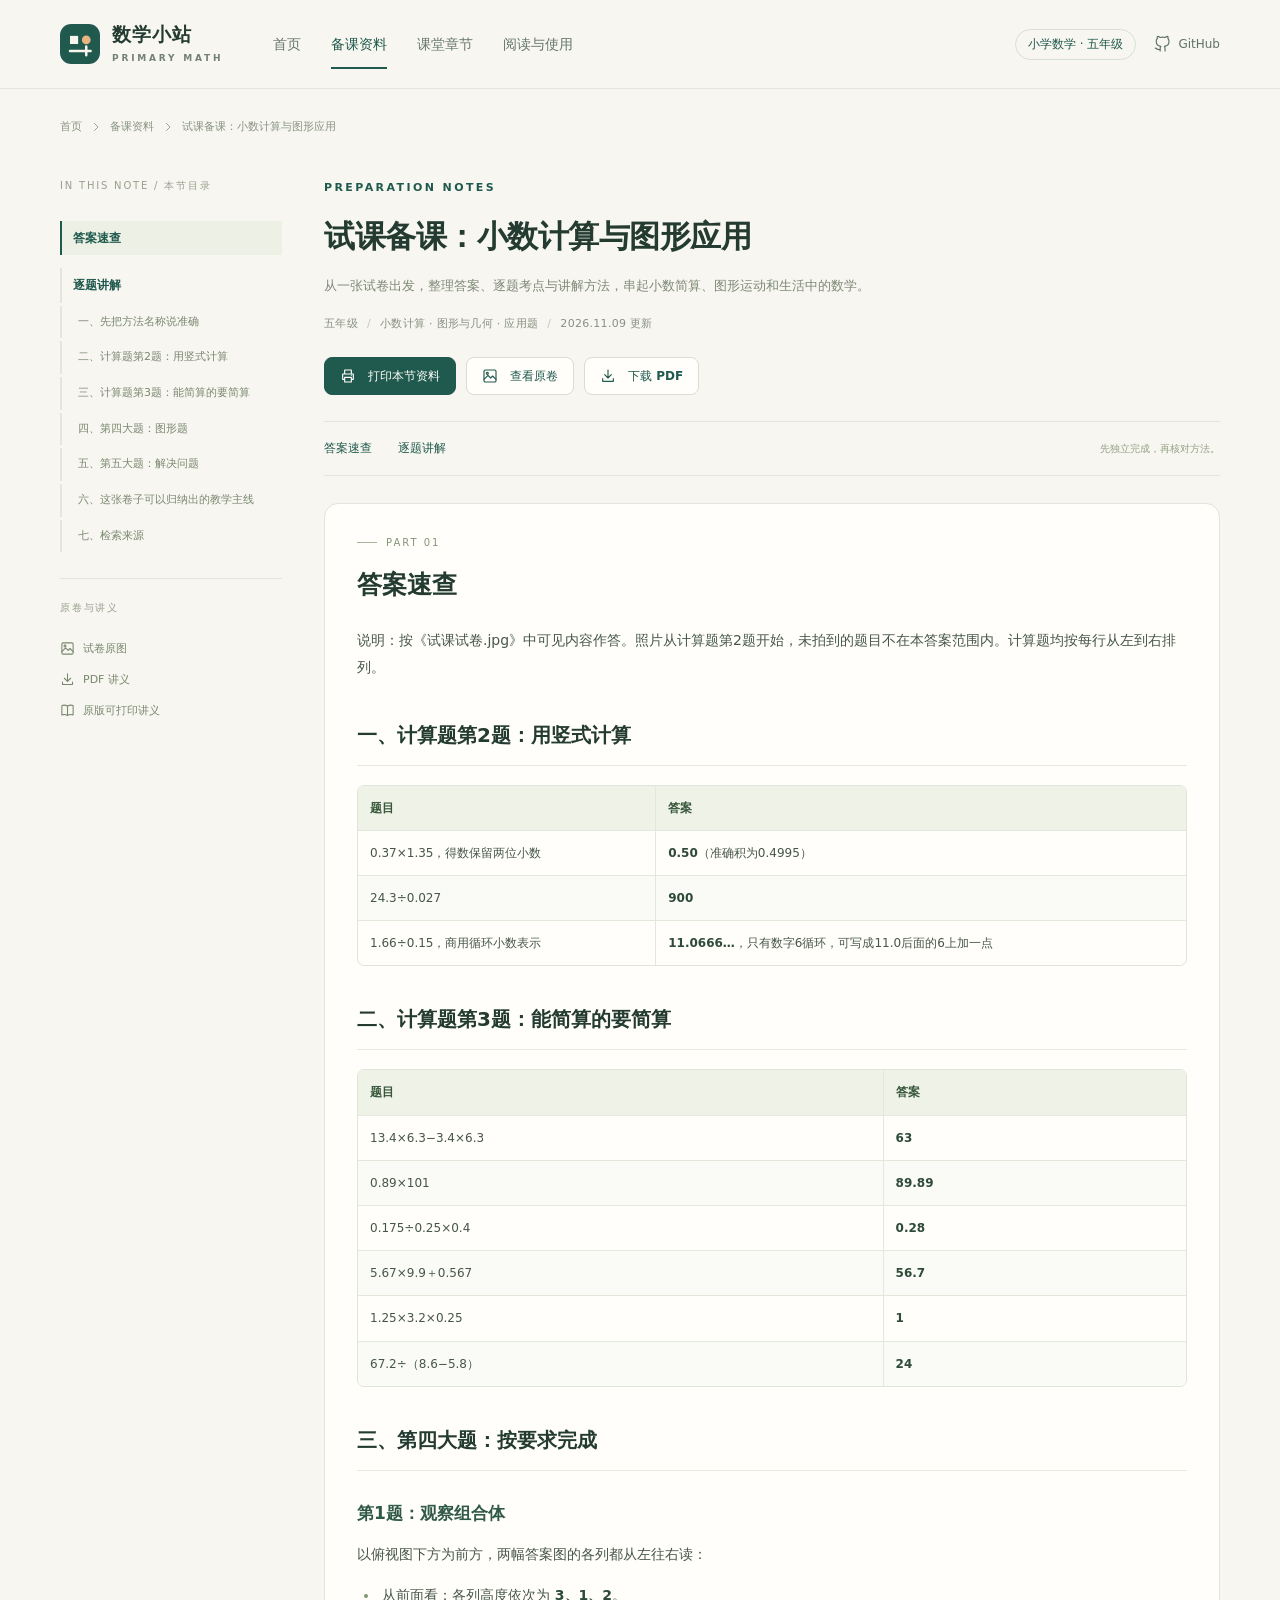
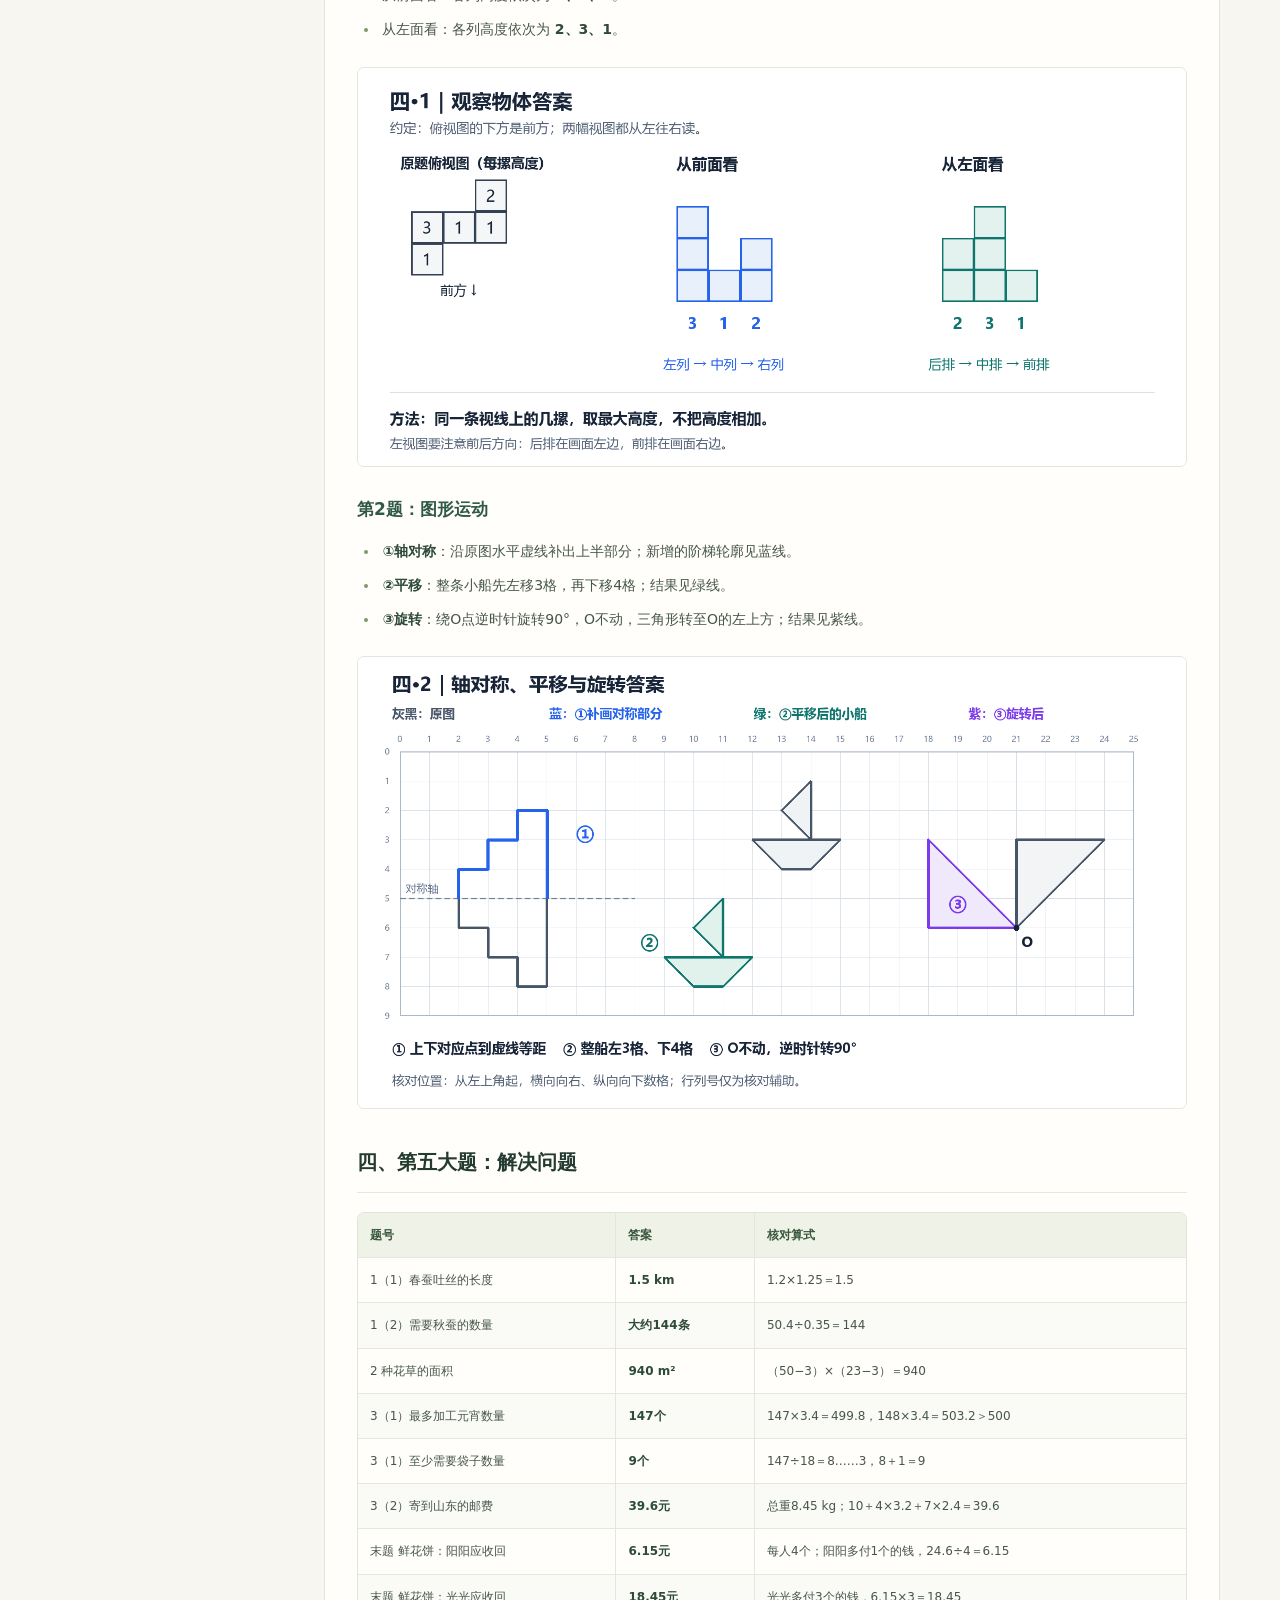
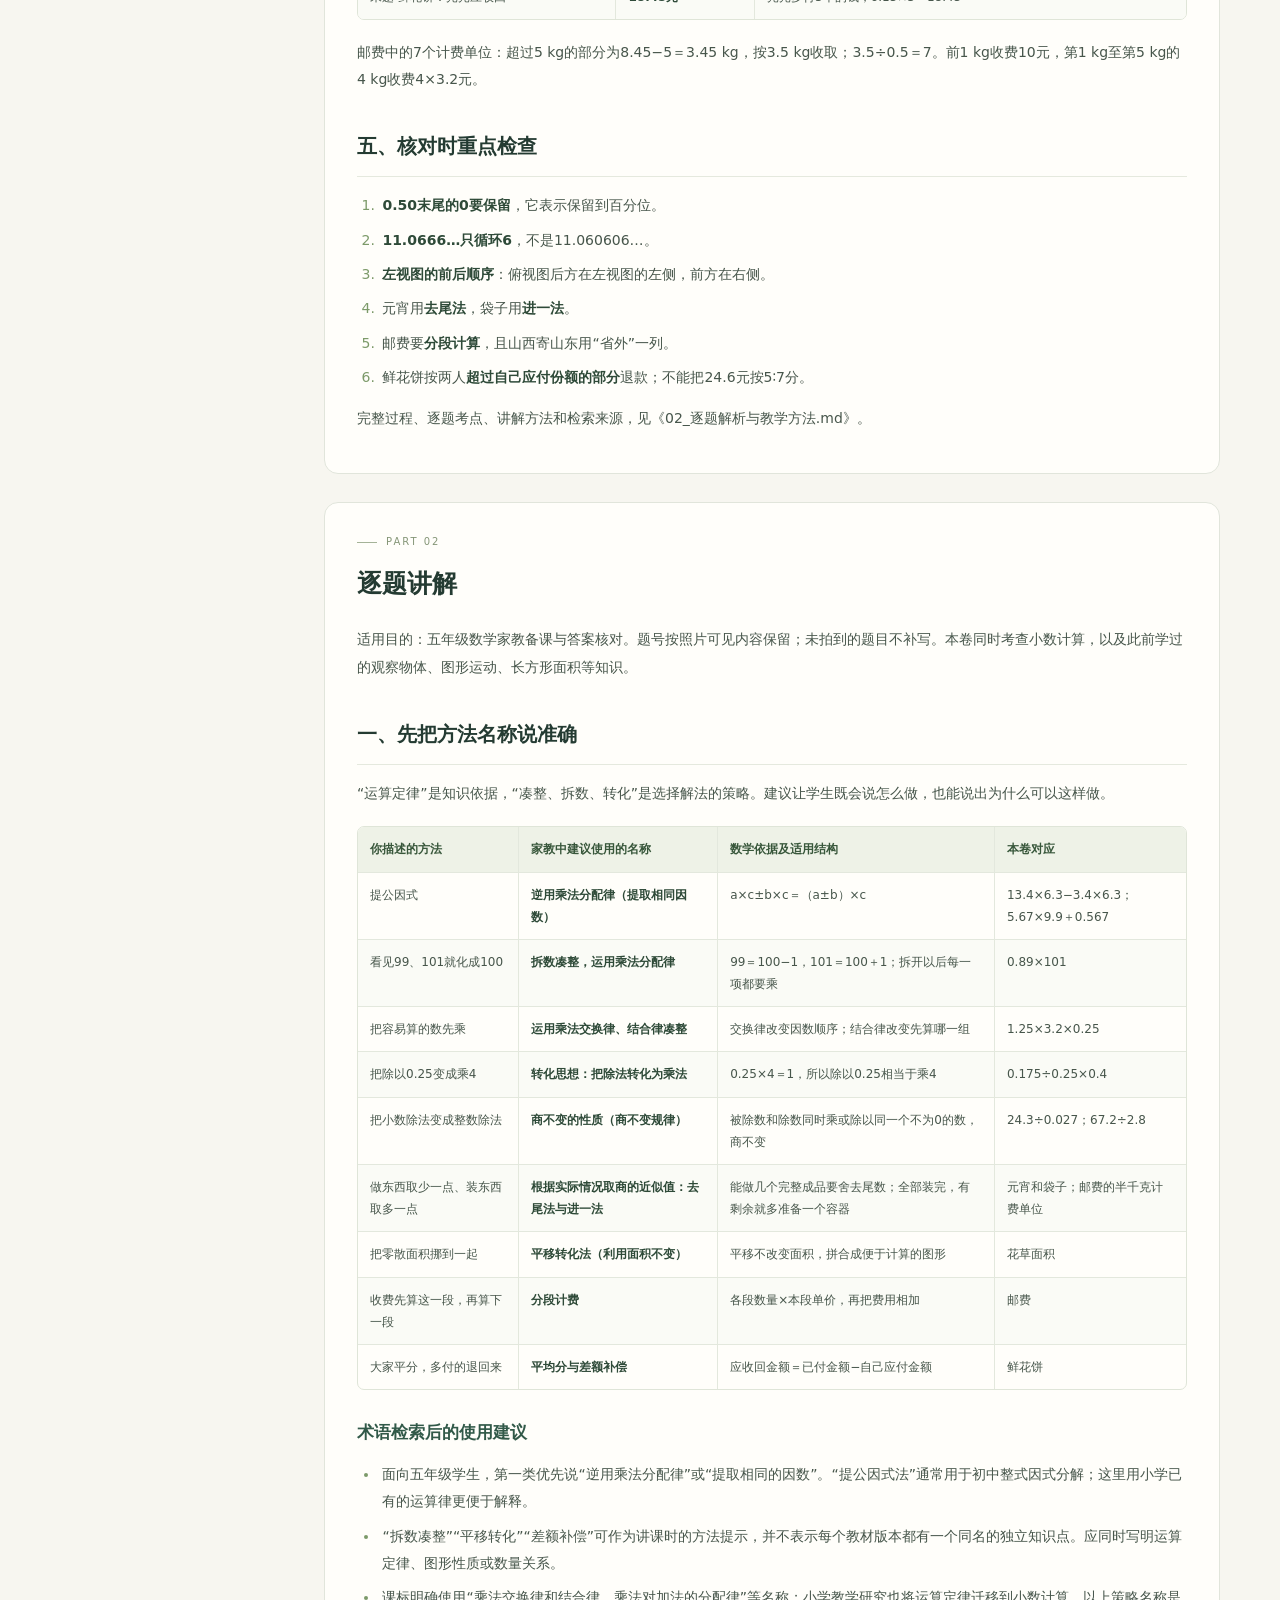
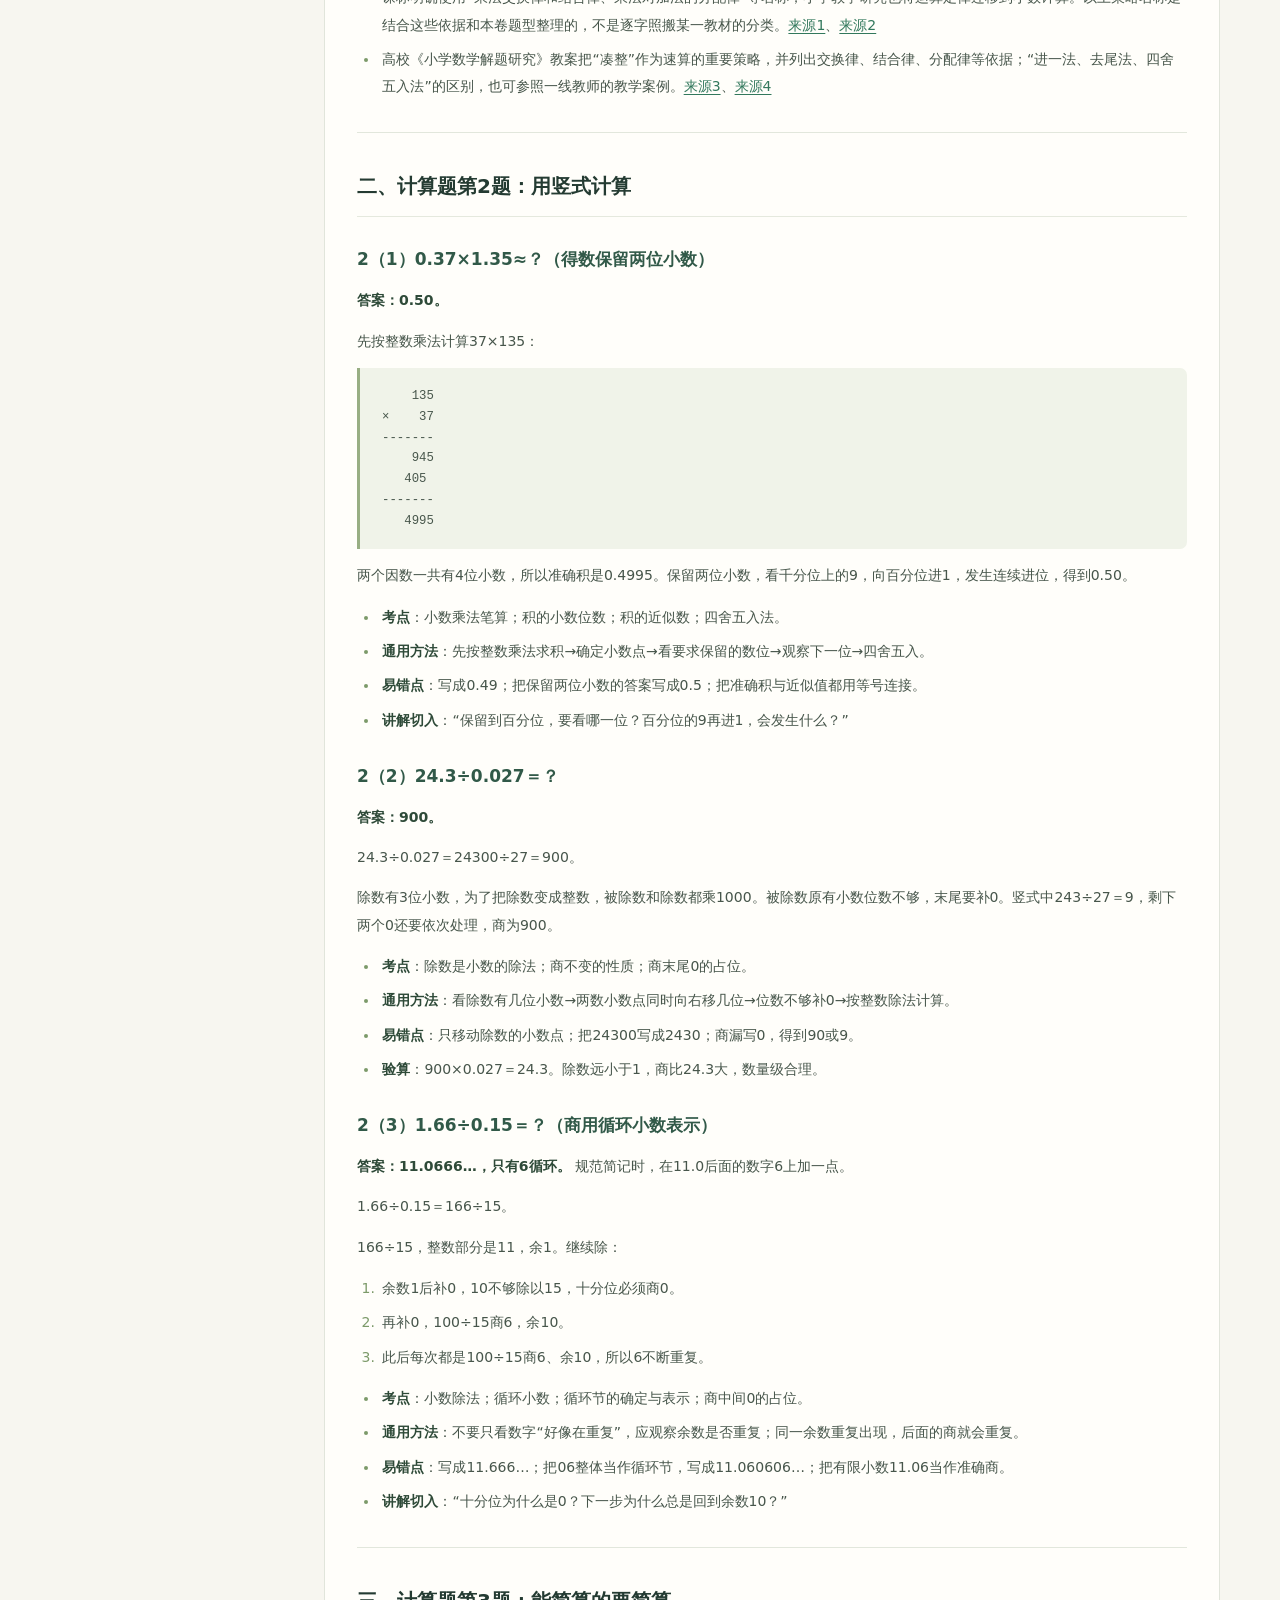
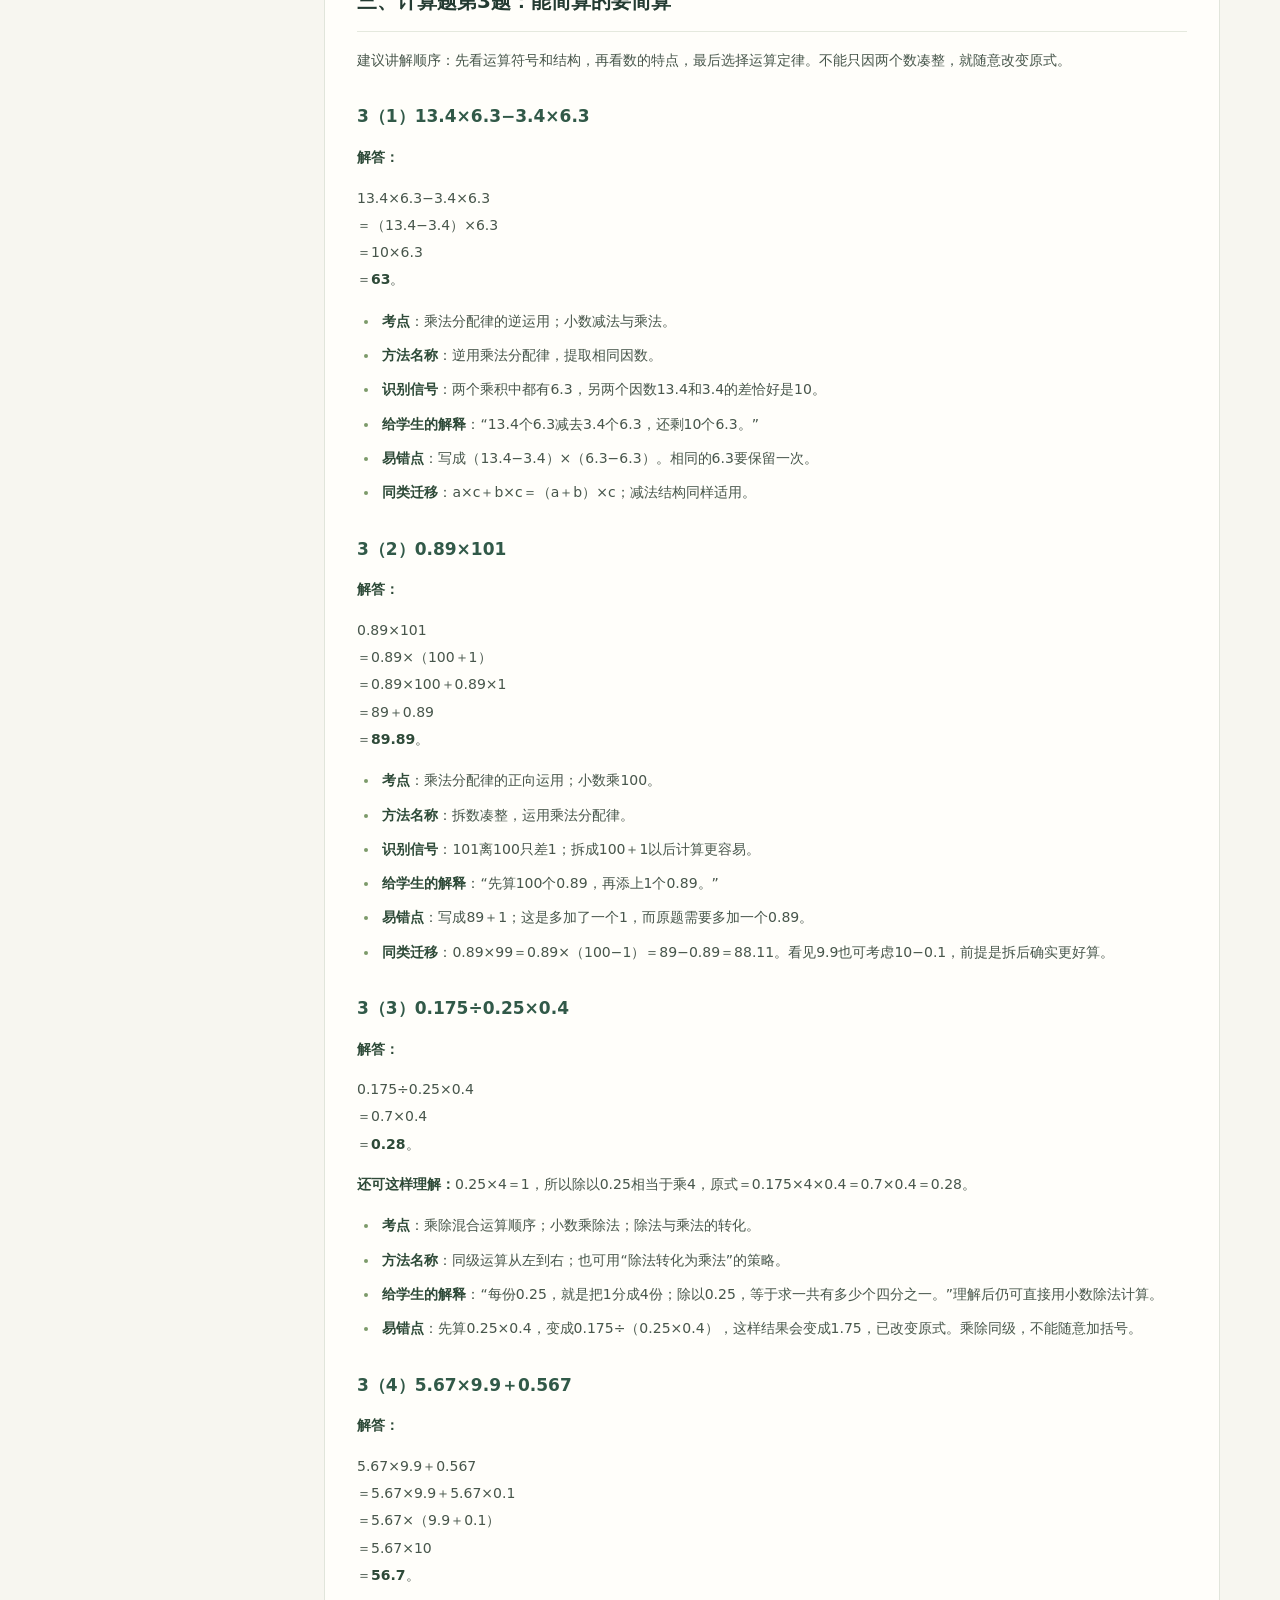
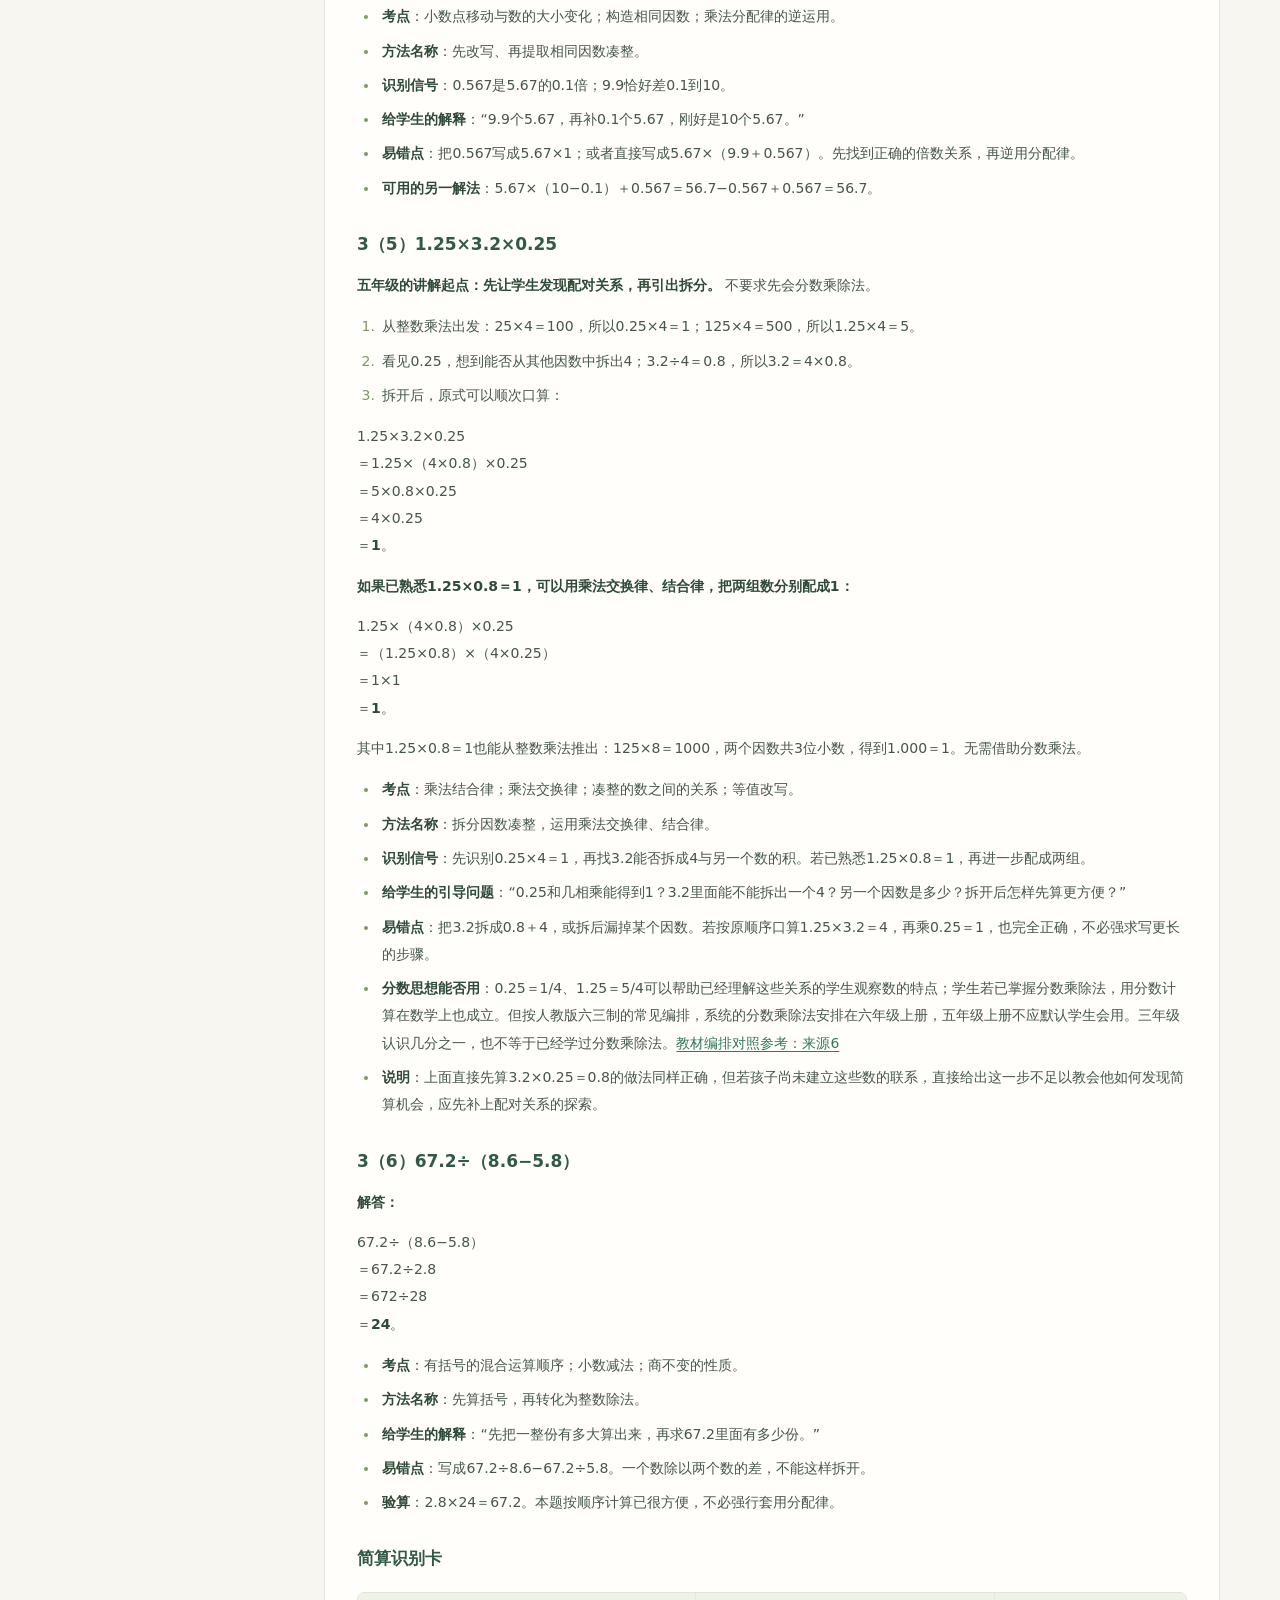
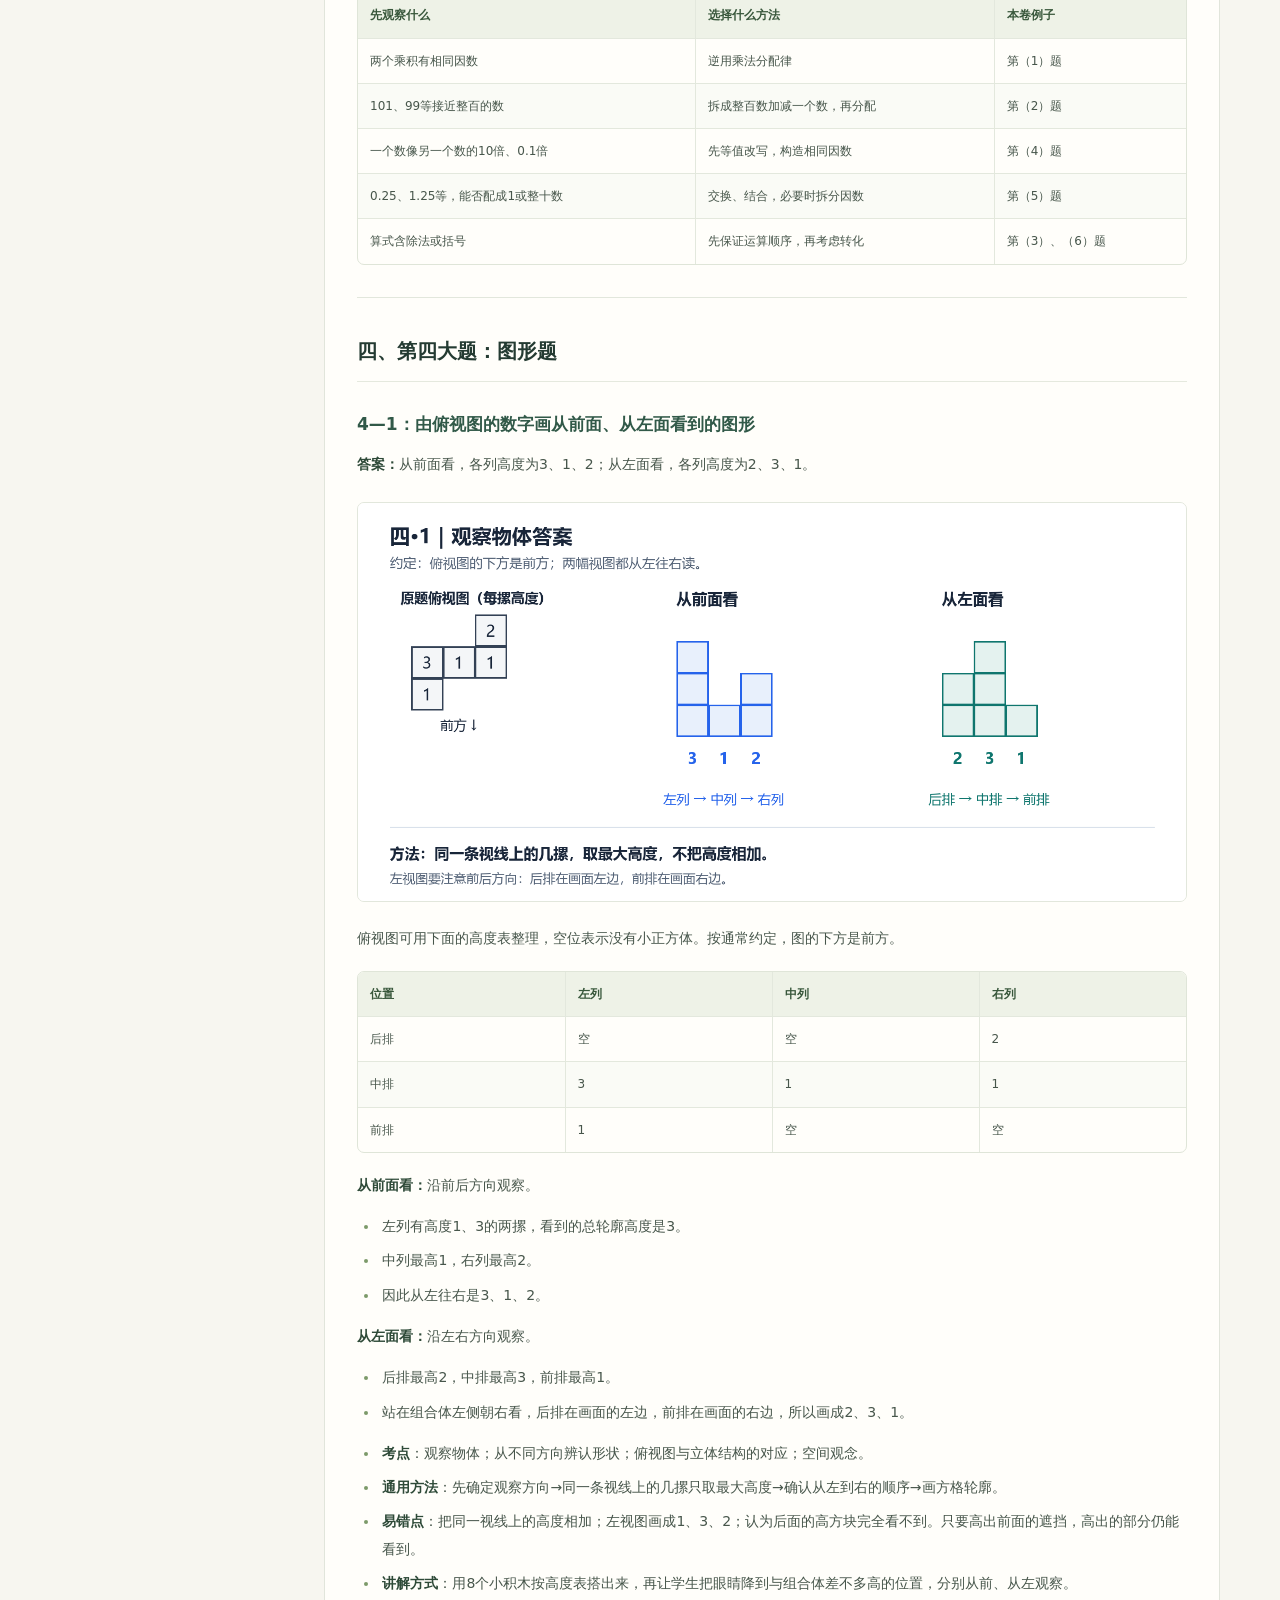
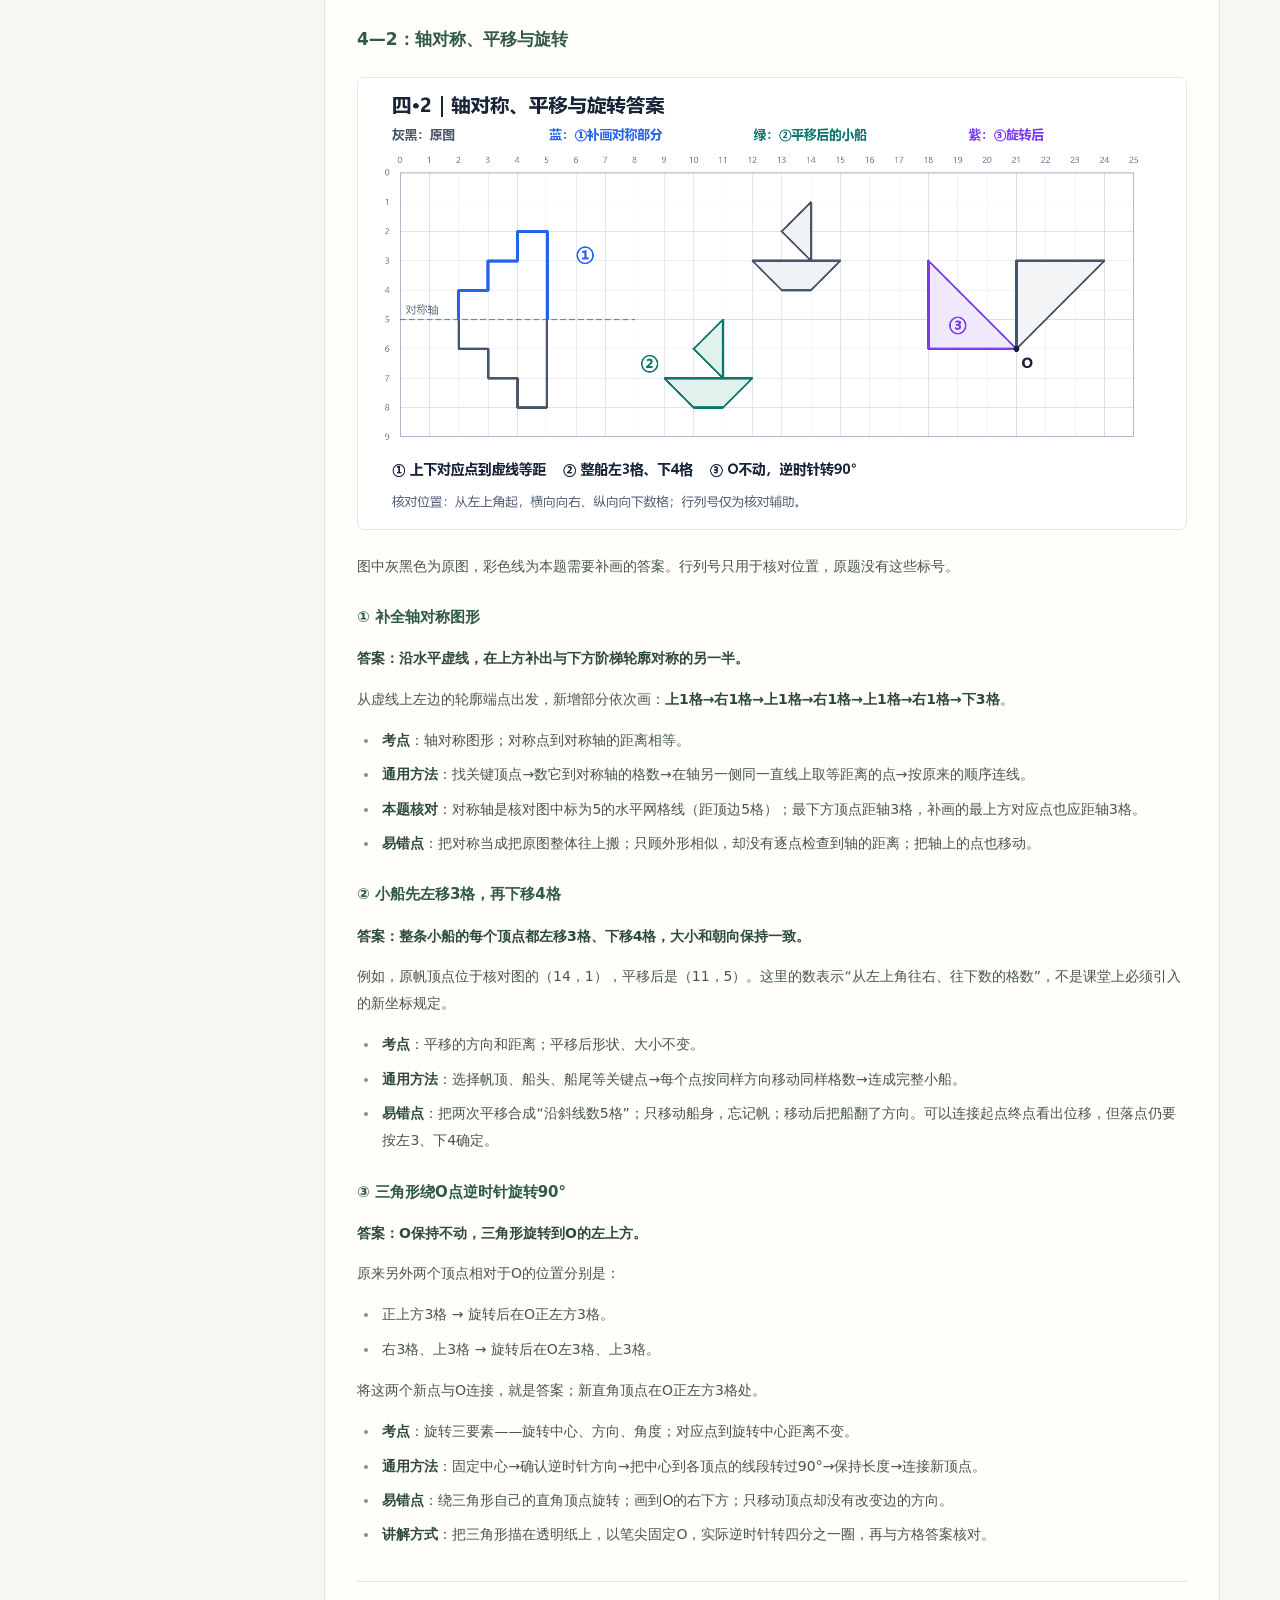
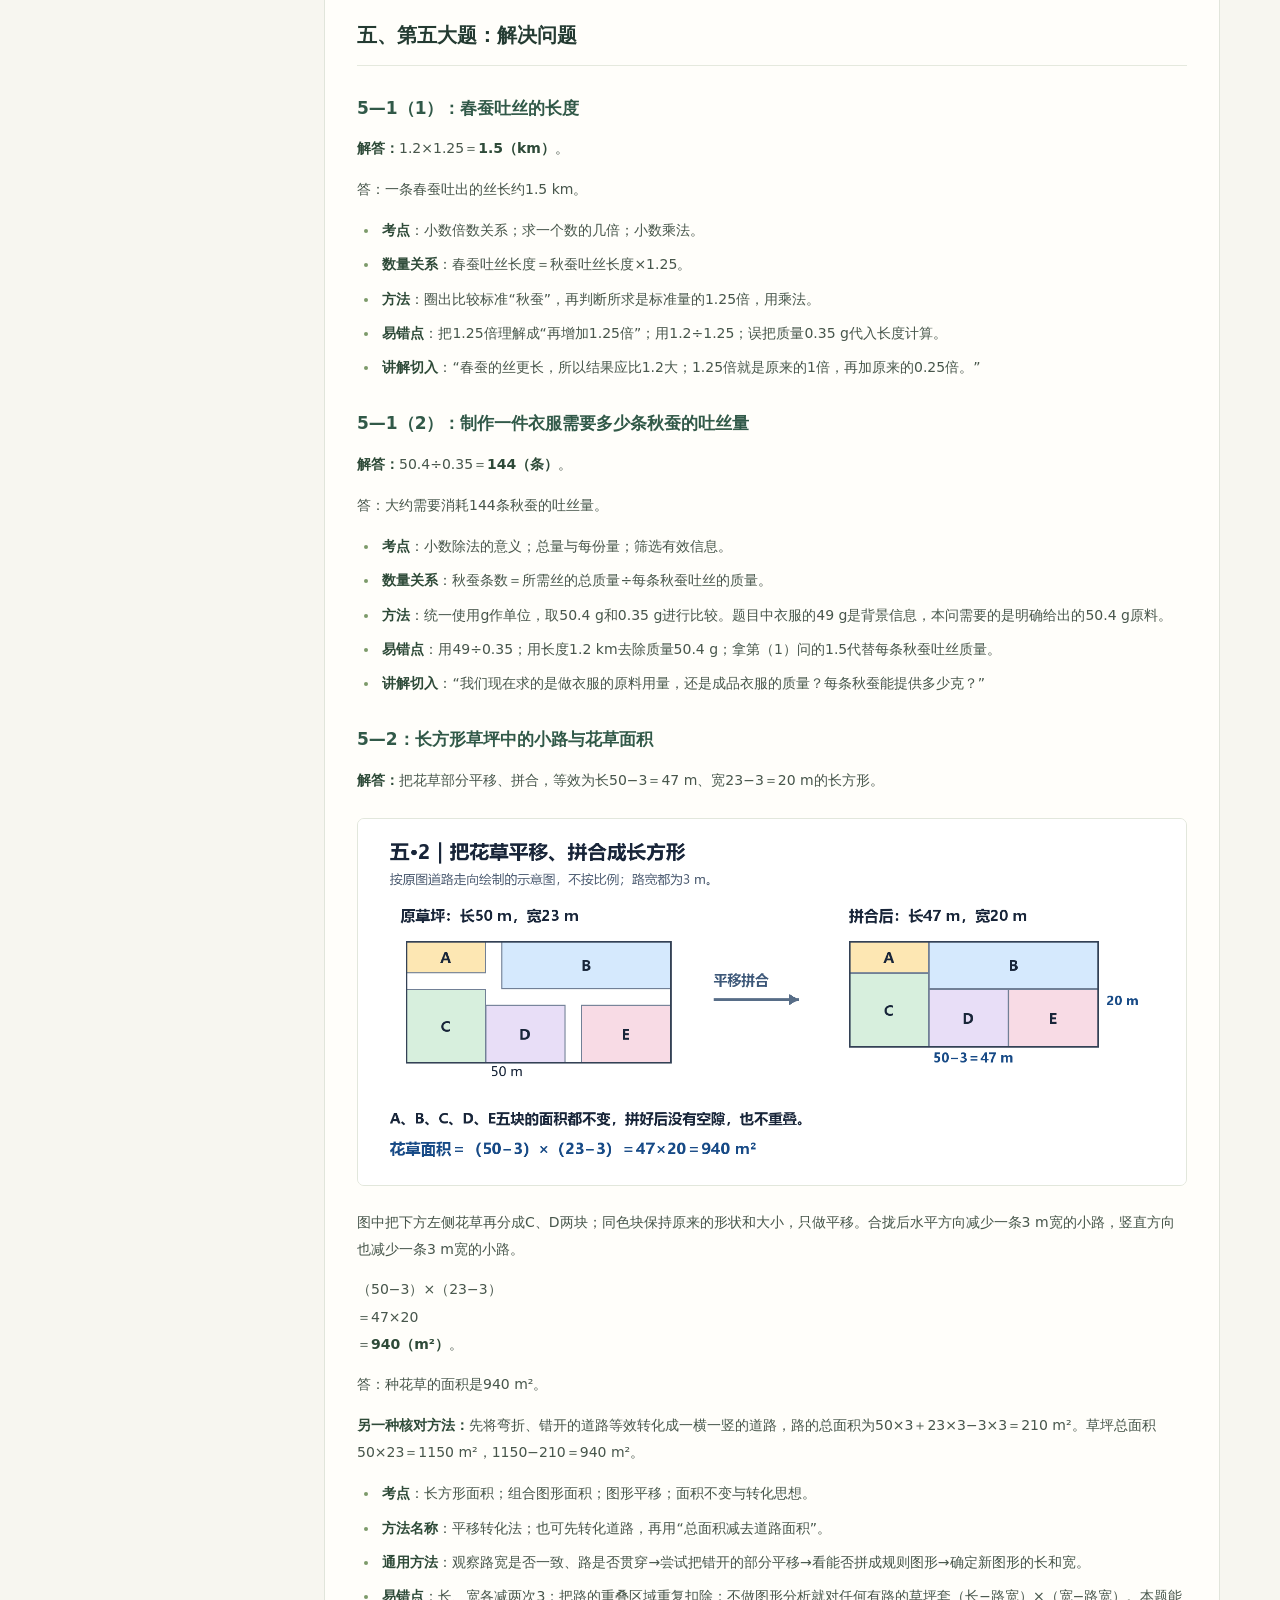
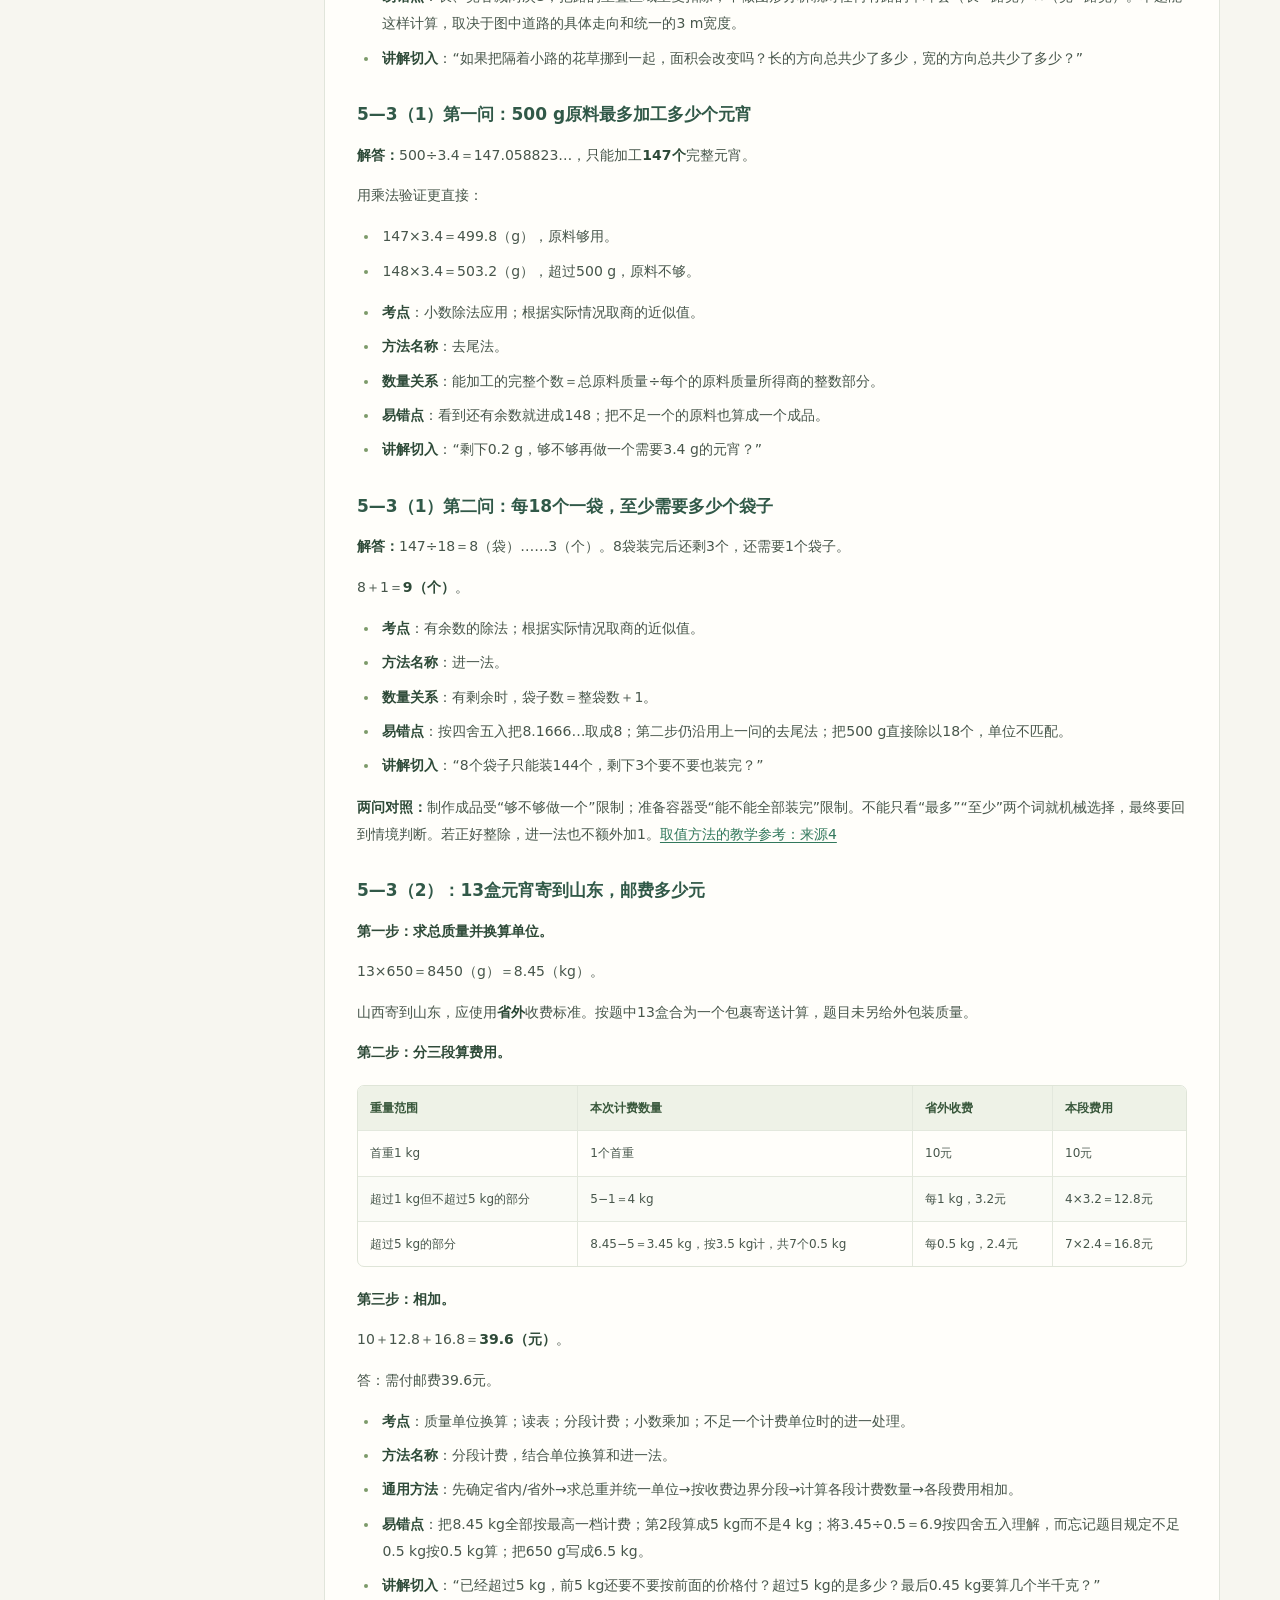
<file: preparation/trial-decimals/index.html>
<!doctype html>
<html lang="zh-CN">
<head>
  <meta charset="utf-8">
  <meta name="viewport" content="width=device-width, initial-scale=1">
  <title>试课备课：小数计算与图形应用 · 数学小站</title>
  <meta name="description" content="从一张试卷出发，整理答案、逐题考点与讲解方法，串起小数简算、图形运动和生活中的数学。">
  <meta name="theme-color" content="#20594e">
  <link rel="icon" type="image/svg+xml" href="../../assets/favicon.svg">
  <link rel="stylesheet" href="../../assets/site.css">
  <script src="../../assets/site.js" defer></script>
</head>
<body id="top">
  <a class="skip" href="#main">跳到正文</a>
  <header class="site-header">
    <div class="shell header-inner">
      <a class="brand" href="../../index.html" aria-label="数学小站首页">
        <img src="../../assets/favicon.svg" alt="" width="40" height="40">
        <span class="brand-name">数学小站<span class="brand-en">PRIMARY MATH</span></span>
      </a>
      <nav class="main-nav" id="main-navigation" data-navigation aria-label="主导航"><a href="../../index.html">首页</a><a href="../index.html" aria-current="page">备课资料</a><a href="../../chapters/index.html">课堂章节</a><a href="../../index.html#guide">阅读与使用</a></nav>
      <div class="header-actions">
        <span class="grade-pill">小学数学 · 五年级</span>
        <a class="github-link" href="https://github.com/daiguashaoya/Primary_school_math" target="_blank" rel="noopener noreferrer" aria-label="打开 GitHub 仓库"><svg class="icon" viewBox="0 0 24 24" aria-hidden="true"><path d="M9 20c-5 1-5-2-7-2m14 4v-4a3.5 3.5 0 0 0-1-2.7c3.3-.4 6.7-1.6 6.7-7A5.4 5.4 0 0 0 20.2 4a5 5 0 0 0-.1-3s-1.2-.4-4 1.5a14 14 0 0 0-7.2 0C6.1.6 4.9 1 4.9 1a5 5 0 0 0-.1 3A5.4 5.4 0 0 0 3.3 8.3c0 5.4 3.4 6.6 6.7 7A3.5 3.5 0 0 0 9 18v4" transform="translate(0 1) scale(.92)"/></svg><span>GitHub</span></a>
        <button class="menu-toggle" type="button" aria-label="展开或收起导航" aria-controls="main-navigation" aria-expanded="false" data-menu-toggle><svg class="icon" viewBox="0 0 24 24" aria-hidden="true"><path d="M4 6h16M4 12h16M4 18h16"/></svg></button>
      </div>
    </div><div class="reading-progress" data-reading-progress aria-hidden="true"></div>
  </header>
  <main id="main" class="shell"><div class="breadcrumb" aria-label="当前位置"><a href="../../index.html">首页</a><svg class="icon" viewBox="0 0 24 24" aria-hidden="true"><path d="m9 5 7 7-7 7"/></svg><a href="../index.html">备课资料</a><svg class="icon" viewBox="0 0 24 24" aria-hidden="true"><path d="m9 5 7 7-7 7"/></svg><span>试课备课：小数计算与图形应用</span></div>
    <div class="reader-layout"><aside class="reader-sidebar"><p class="sidebar-label">IN THIS NOTE / 本节目录</p><nav class="toc" aria-label="本节目录"><a class="toc-main" href="#quick">答案速查</a><a class="toc-main" href="#detail">逐题讲解</a><a class="toc-sub" href="#detail-1">一、先把方法名称说准确</a><a class="toc-sub" href="#detail-3">二、计算题第2题：用竖式计算</a><a class="toc-sub" href="#detail-7">三、计算题第3题：能简算的要简算</a><a class="toc-sub" href="#detail-15">四、第四大题：图形题</a><a class="toc-sub" href="#detail-21">五、第五大题：解决问题</a><a class="toc-sub" href="#detail-29">六、这张卷子可以归纳出的教学主线</a><a class="toc-sub" href="#detail-30">七、检索来源</a></nav><div class="sidebar-resources"><p class="sidebar-label">原卷与讲义</p><a href="../../%E5%A4%87%E8%AF%BE%E8%B5%84%E6%96%99/%E8%AF%95%E8%AF%BE%E8%AF%95%E5%8D%B7.jpg" target="_blank" rel="noopener noreferrer"><svg class="icon" viewBox="0 0 24 24" aria-hidden="true"><rect x="3" y="3" width="18" height="18" rx="2"/><circle cx="8" cy="8" r="1.5"/><path d="m3 17 6-6 4 4 3-3 5 5"/></svg>试卷原图</a><a href="../../%E5%A4%87%E8%AF%BE%E8%B5%84%E6%96%99/02_%E9%80%90%E9%A2%98%E8%A7%A3%E6%9E%90%E4%B8%8E%E6%95%99%E5%AD%A6%E6%96%B9%E6%B3%95.pdf" download><svg class="icon" viewBox="0 0 24 24" aria-hidden="true"><path d="M12 3v12m-5-5 5 5 5-5M4 16v4h16v-4"/></svg>PDF 讲义</a><a href="../../%E5%A4%87%E8%AF%BE%E8%B5%84%E6%96%99/00_%E7%AD%94%E6%A1%88%E4%B8%8E%E8%AE%B2%E8%A7%A3_%E5%8F%AF%E6%89%93%E5%8D%B0.html" target="_blank" rel="noopener noreferrer"><svg class="icon" viewBox="0 0 24 24" aria-hidden="true"><path d="M12 5c-3-2-6-2-9-1v15c3-1 6-1 9 1 3-2 6-2 9-1V4c-3-1-6-1-9 1zm0 0v15"/></svg>原版可打印讲义</a></div></aside>
      <div class="reader-main"><header class="reader-header"><div class="eyebrow">Preparation notes</div><h1>试课备课：小数计算与图形应用</h1><p>从一张试卷出发，整理答案、逐题考点与讲解方法，串起小数简算、图形运动和生活中的数学。</p><div class="note-meta"><span>五年级</span><span class="meta-divider">/</span><span>小数计算 · 图形与几何 · 应用题</span><span class="meta-divider">/</span><span>2026.11.09 更新</span></div><div class="reader-actions"><button class="button" type="button" data-print><svg class="icon" viewBox="0 0 24 24" aria-hidden="true"><path d="M7 8V3h10v5M7 17H4V9h16v8h-3M7 14h10v7H7zM17 11h.01"/></svg>打印本节资料</button><a class="button secondary" href="../../%E5%A4%87%E8%AF%BE%E8%B5%84%E6%96%99/%E8%AF%95%E8%AF%BE%E8%AF%95%E5%8D%B7.jpg" target="_blank" rel="noopener noreferrer"><svg class="icon" viewBox="0 0 24 24" aria-hidden="true"><rect x="3" y="3" width="18" height="18" rx="2"/><circle cx="8" cy="8" r="1.5"/><path d="m3 17 6-6 4 4 3-3 5 5"/></svg>查看原卷</a><a class="button secondary" href="../../%E5%A4%87%E8%AF%BE%E8%B5%84%E6%96%99/02_%E9%80%90%E9%A2%98%E8%A7%A3%E6%9E%90%E4%B8%8E%E6%95%99%E5%AD%A6%E6%96%B9%E6%B3%95.pdf" download><svg class="icon" viewBox="0 0 24 24" aria-hidden="true"><path d="M12 3v12m-5-5 5 5 5-5M4 16v4h16v-4"/></svg>下载 PDF</a></div></header>
        <div class="reader-switch"><a href="#quick">答案速查</a><a href="#detail">逐题讲解</a><span>先独立完成，再核对方法。</span></div>
        <details class="reader-mobile-toc"><summary>展开本节目录</summary><nav class="toc" aria-label="本节目录"><a class="toc-main" href="#quick">答案速查</a><a class="toc-main" href="#detail">逐题讲解</a><a class="toc-sub" href="#detail-1">一、先把方法名称说准确</a><a class="toc-sub" href="#detail-3">二、计算题第2题：用竖式计算</a><a class="toc-sub" href="#detail-7">三、计算题第3题：能简算的要简算</a><a class="toc-sub" href="#detail-15">四、第四大题：图形题</a><a class="toc-sub" href="#detail-21">五、第五大题：解决问题</a><a class="toc-sub" href="#detail-29">六、这张卷子可以归纳出的教学主线</a><a class="toc-sub" href="#detail-30">七、检索来源</a></nav></details>
        <section class="reading-section" id="quick" aria-labelledby="quick-title"><div class="section-label"><span></span>PART 01</div><h2 id="quick-title">答案速查</h2><div class="prose"><p>说明：按《试课试卷.jpg》中可见内容作答。照片从计算题第2题开始，未拍到的题目不在本答案范围内。计算题均按每行从左到右排列。</p>
<h3 id="quick-1">一、计算题第2题：用竖式计算</h3>
<div class="table-wrap"><table><thead><tr><th>题目</th><th>答案</th></tr></thead><tbody>
<tr><td>0.37×1.35，得数保留两位小数</td><td><strong>0.50</strong>（准确积为0.4995）</td></tr>
<tr><td>24.3÷0.027</td><td><strong>900</strong></td></tr>
<tr><td>1.66÷0.15，商用循环小数表示</td><td><strong>11.0666…</strong>，只有数字6循环，可写成11.0后面的6上加一点</td></tr>
</tbody></table></div>
<h3 id="quick-2">二、计算题第3题：能简算的要简算</h3>
<div class="table-wrap"><table><thead><tr><th>题目</th><th>答案</th></tr></thead><tbody>
<tr><td>13.4×6.3−3.4×6.3</td><td><strong>63</strong></td></tr>
<tr><td>0.89×101</td><td><strong>89.89</strong></td></tr>
<tr><td>0.175÷0.25×0.4</td><td><strong>0.28</strong></td></tr>
<tr><td>5.67×9.9＋0.567</td><td><strong>56.7</strong></td></tr>
<tr><td>1.25×3.2×0.25</td><td><strong>1</strong></td></tr>
<tr><td>67.2÷（8.6−5.8）</td><td><strong>24</strong></td></tr>
</tbody></table></div>
<h3 id="quick-3">三、第四大题：按要求完成</h3>
<h4 id="quick-4">第1题：观察组合体</h4>
<p>以俯视图下方为前方，两幅答案图的各列都从左往右读：</p>
<ul>
<li>从前面看：各列高度依次为 <strong>3、1、2</strong>。</li>
<li>从左面看：各列高度依次为 <strong>2、3、1</strong>。</li>
</ul>
<p><img src="../../%E5%A4%87%E8%AF%BE%E8%B5%84%E6%96%99/03_%E8%A7%82%E5%AF%9F%E7%89%A9%E4%BD%93%E7%AD%94%E6%A1%88.png" alt="观察物体答案" loading="lazy" decoding="async"></p>
<h4 id="quick-5">第2题：图形运动</h4>
<ul>
<li><strong>①轴对称</strong>：沿原图水平虚线补出上半部分；新增的阶梯轮廓见蓝线。</li>
<li><strong>②平移</strong>：整条小船先左移3格，再下移4格；结果见绿线。</li>
<li><strong>③旋转</strong>：绕O点逆时针旋转90°，O不动，三角形转至O的左上方；结果见紫线。</li>
</ul>
<p><img src="../../%E5%A4%87%E8%AF%BE%E8%B5%84%E6%96%99/04_%E5%9B%BE%E5%BD%A2%E8%BF%90%E5%8A%A8%E7%AD%94%E6%A1%88.png" alt="图形运动答案" loading="lazy" decoding="async"></p>
<h3 id="quick-6">四、第五大题：解决问题</h3>
<div class="table-wrap"><table><thead><tr><th>题号</th><th>答案</th><th>核对算式</th></tr></thead><tbody>
<tr><td>1（1）春蚕吐丝的长度</td><td><strong>1.5 km</strong></td><td>1.2×1.25＝1.5</td></tr>
<tr><td>1（2）需要秋蚕的数量</td><td><strong>大约144条</strong></td><td>50.4÷0.35＝144</td></tr>
<tr><td>2 种花草的面积</td><td><strong>940 m²</strong></td><td>（50−3）×（23−3）＝940</td></tr>
<tr><td>3（1）最多加工元宵数量</td><td><strong>147个</strong></td><td>147×3.4＝499.8，148×3.4＝503.2＞500</td></tr>
<tr><td>3（1）至少需要袋子数量</td><td><strong>9个</strong></td><td>147÷18＝8……3，8＋1＝9</td></tr>
<tr><td>3（2）寄到山东的邮费</td><td><strong>39.6元</strong></td><td>总重8.45 kg；10＋4×3.2＋7×2.4＝39.6</td></tr>
<tr><td>末题 鲜花饼：阳阳应收回</td><td><strong>6.15元</strong></td><td>每人4个；阳阳多付1个的钱，24.6÷4＝6.15</td></tr>
<tr><td>末题 鲜花饼：光光应收回</td><td><strong>18.45元</strong></td><td>光光多付3个的钱，6.15×3＝18.45</td></tr>
</tbody></table></div>
<p>邮费中的7个计费单位：超过5 kg的部分为8.45−5＝3.45 kg，按3.5 kg收取；3.5÷0.5＝7。前1 kg收费10元，第1 kg至第5 kg的4 kg收费4×3.2元。</p>
<h3 id="quick-7">五、核对时重点检查</h3>
<ol>
<li><strong>0.50末尾的0要保留</strong>，它表示保留到百分位。</li>
<li><strong>11.0666…只循环6</strong>，不是11.060606…。</li>
<li><strong>左视图的前后顺序</strong>：俯视图后方在左视图的左侧，前方在右侧。</li>
<li>元宵用<strong>去尾法</strong>，袋子用<strong>进一法</strong>。</li>
<li>邮费要<strong>分段计算</strong>，且山西寄山东用“省外”一列。</li>
<li>鲜花饼按两人<strong>超过自己应付份额的部分</strong>退款；不能把24.6元按5∶7分。</li>
</ol>
<p>完整过程、逐题考点、讲解方法和检索来源，见《02_逐题解析与教学方法.md》。</p></div></section><section class="reading-section" id="detail" aria-labelledby="detail-title"><div class="section-label"><span></span>PART 02</div><h2 id="detail-title">逐题讲解</h2><div class="prose"><p>适用目的：五年级数学家教备课与答案核对。题号按照片可见内容保留；未拍到的题目不补写。本卷同时考查小数计算，以及此前学过的观察物体、图形运动、长方形面积等知识。</p>
<h3 id="detail-1">一、先把方法名称说准确</h3>
<p>“运算定律”是知识依据，“凑整、拆数、转化”是选择解法的策略。建议让学生既会说怎么做，也能说出为什么可以这样做。</p>
<div class="table-wrap"><table><thead><tr><th>你描述的方法</th><th>家教中建议使用的名称</th><th>数学依据及适用结构</th><th>本卷对应</th></tr></thead><tbody>
<tr><td>提公因式</td><td><strong>逆用乘法分配律（提取相同因数）</strong></td><td>a×c±b×c＝（a±b）×c</td><td>13.4×6.3−3.4×6.3；5.67×9.9＋0.567</td></tr>
<tr><td>看见99、101就化成100</td><td><strong>拆数凑整，运用乘法分配律</strong></td><td>99＝100−1，101＝100＋1；拆开以后每一项都要乘</td><td>0.89×101</td></tr>
<tr><td>把容易算的数先乘</td><td><strong>运用乘法交换律、结合律凑整</strong></td><td>交换律改变因数顺序；结合律改变先算哪一组</td><td>1.25×3.2×0.25</td></tr>
<tr><td>把除以0.25变成乘4</td><td><strong>转化思想：把除法转化为乘法</strong></td><td>0.25×4＝1，所以除以0.25相当于乘4</td><td>0.175÷0.25×0.4</td></tr>
<tr><td>把小数除法变成整数除法</td><td><strong>商不变的性质（商不变规律）</strong></td><td>被除数和除数同时乘或除以同一个不为0的数，商不变</td><td>24.3÷0.027；67.2÷2.8</td></tr>
<tr><td>做东西取少一点、装东西取多一点</td><td><strong>根据实际情况取商的近似值：去尾法与进一法</strong></td><td>能做几个完整成品要舍去尾数；全部装完，有剩余就多准备一个容器</td><td>元宵和袋子；邮费的半千克计费单位</td></tr>
<tr><td>把零散面积挪到一起</td><td><strong>平移转化法（利用面积不变）</strong></td><td>平移不改变面积，拼合成便于计算的图形</td><td>花草面积</td></tr>
<tr><td>收费先算这一段，再算下一段</td><td><strong>分段计费</strong></td><td>各段数量×本段单价，再把费用相加</td><td>邮费</td></tr>
<tr><td>大家平分，多付的退回来</td><td><strong>平均分与差额补偿</strong></td><td>应收回金额＝已付金额−自己应付金额</td><td>鲜花饼</td></tr>
</tbody></table></div>
<h4 id="detail-2">术语检索后的使用建议</h4>
<ul>
<li>面向五年级学生，第一类优先说“逆用乘法分配律”或“提取相同的因数”。“提公因式法”通常用于初中整式因式分解；这里用小学已有的运算律更便于解释。</li>
<li>“拆数凑整”“平移转化”“差额补偿”可作为讲课时的方法提示，并不表示每个教材版本都有一个同名的独立知识点。应同时写明运算定律、图形性质或数量关系。</li>
<li>课标明确使用“乘法交换律和结合律、乘法对加法的分配律”等名称；小学教学研究也将运算定律迁移到小数计算。以上策略名称是结合这些依据和本卷题型整理的，不是逐字照搬某一教材的分类。<a href="https://www.pep.com.cn/xw/zt/rjwy/yjkb2022/202205/P020220512583134605579.pdf" target="_blank" rel="noopener noreferrer">来源1</a>、<a href="https://tpd.xhedu.sh.cn/cms/app/info/doc/index.php/93492" target="_blank" rel="noopener noreferrer">来源2</a></li>
<li>高校《小学数学解题研究》教案把“凑整”作为速算的重要策略，并列出交换律、结合律、分配律等依据；“进一法、去尾法、四舍五入法”的区别，也可参照一线教师的教学案例。<a href="https://gk.jyc.edu.cn/__local/4/AA/E1/84C928B96C31AF7ABFAE2B3E19E_D5D82A5D_1EA044.pdf" target="_blank" rel="noopener noreferrer">来源3</a>、<a href="https://tpd.xhedu.sh.cn/cms/app/info/doc/index.php/92078" target="_blank" rel="noopener noreferrer">来源4</a></li>
</ul>
<hr>
<h3 id="detail-3">二、计算题第2题：用竖式计算</h3>
<h4 id="detail-4">2（1）0.37×1.35≈？（得数保留两位小数）</h4>
<p><strong>答案：0.50。</strong></p>
<p>先按整数乘法计算37×135：</p>
<pre><code>    135
×    37
-------
    945
   405
-------
   4995</code></pre>
<p>两个因数一共有4位小数，所以准确积是0.4995。保留两位小数，看千分位上的9，向百分位进1，发生连续进位，得到0.50。</p>
<ul>
<li><strong>考点</strong>：小数乘法笔算；积的小数位数；积的近似数；四舍五入法。</li>
<li><strong>通用方法</strong>：先按整数乘法求积→确定小数点→看要求保留的数位→观察下一位→四舍五入。</li>
<li><strong>易错点</strong>：写成0.49；把保留两位小数的答案写成0.5；把准确积与近似值都用等号连接。</li>
<li><strong>讲解切入</strong>：“保留到百分位，要看哪一位？百分位的9再进1，会发生什么？”</li>
</ul>
<h4 id="detail-5">2（2）24.3÷0.027＝？</h4>
<p><strong>答案：900。</strong></p>
<p>24.3÷0.027＝24300÷27＝900。</p>
<p>除数有3位小数，为了把除数变成整数，被除数和除数都乘1000。被除数原有小数位数不够，末尾要补0。竖式中243÷27＝9，剩下两个0还要依次处理，商为900。</p>
<ul>
<li><strong>考点</strong>：除数是小数的除法；商不变的性质；商末尾0的占位。</li>
<li><strong>通用方法</strong>：看除数有几位小数→两数小数点同时向右移几位→位数不够补0→按整数除法计算。</li>
<li><strong>易错点</strong>：只移动除数的小数点；把24300写成2430；商漏写0，得到90或9。</li>
<li><strong>验算</strong>：900×0.027＝24.3。除数远小于1，商比24.3大，数量级合理。</li>
</ul>
<h4 id="detail-6">2（3）1.66÷0.15＝？（商用循环小数表示）</h4>
<p><strong>答案：11.0666…，只有6循环。</strong> 规范简记时，在11.0后面的数字6上加一点。</p>
<p>1.66÷0.15＝166÷15。</p>
<p>166÷15，整数部分是11，余1。继续除：</p>
<ol>
<li>余数1后补0，10不够除以15，十分位必须商0。</li>
<li>再补0，100÷15商6，余10。</li>
<li>此后每次都是100÷15商6、余10，所以6不断重复。</li>
</ol>
<ul>
<li><strong>考点</strong>：小数除法；循环小数；循环节的确定与表示；商中间0的占位。</li>
<li><strong>通用方法</strong>：不要只看数字“好像在重复”，应观察余数是否重复；同一余数重复出现，后面的商就会重复。</li>
<li><strong>易错点</strong>：写成11.666…；把06整体当作循环节，写成11.060606…；把有限小数11.06当作准确商。</li>
<li><strong>讲解切入</strong>：“十分位为什么是0？下一步为什么总是回到余数10？”</li>
</ul>
<hr>
<h3 id="detail-7">三、计算题第3题：能简算的要简算</h3>
<p>建议讲解顺序：先看运算符号和结构，再看数的特点，最后选择运算定律。不能只因两个数凑整，就随意改变原式。</p>
<h4 id="detail-8">3（1）13.4×6.3−3.4×6.3</h4>
<p><strong>解答：</strong></p>
<p>13.4×6.3−3.4×6.3<br>＝（13.4−3.4）×6.3<br>＝10×6.3<br>＝<strong>63</strong>。</p>
<ul>
<li><strong>考点</strong>：乘法分配律的逆运用；小数减法与乘法。</li>
<li><strong>方法名称</strong>：逆用乘法分配律，提取相同因数。</li>
<li><strong>识别信号</strong>：两个乘积中都有6.3，另两个因数13.4和3.4的差恰好是10。</li>
<li><strong>给学生的解释</strong>：“13.4个6.3减去3.4个6.3，还剩10个6.3。”</li>
<li><strong>易错点</strong>：写成（13.4−3.4）×（6.3−6.3）。相同的6.3要保留一次。</li>
<li><strong>同类迁移</strong>：a×c＋b×c＝（a＋b）×c；减法结构同样适用。</li>
</ul>
<h4 id="detail-9">3（2）0.89×101</h4>
<p><strong>解答：</strong></p>
<p>0.89×101<br>＝0.89×（100＋1）<br>＝0.89×100＋0.89×1<br>＝89＋0.89<br>＝<strong>89.89</strong>。</p>
<ul>
<li><strong>考点</strong>：乘法分配律的正向运用；小数乘100。</li>
<li><strong>方法名称</strong>：拆数凑整，运用乘法分配律。</li>
<li><strong>识别信号</strong>：101离100只差1；拆成100＋1以后计算更容易。</li>
<li><strong>给学生的解释</strong>：“先算100个0.89，再添上1个0.89。”</li>
<li><strong>易错点</strong>：写成89＋1；这是多加了一个1，而原题需要多加一个0.89。</li>
<li><strong>同类迁移</strong>：0.89×99＝0.89×（100−1）＝89−0.89＝88.11。看见9.9也可考虑10−0.1，前提是拆后确实更好算。</li>
</ul>
<h4 id="detail-10">3（3）0.175÷0.25×0.4</h4>
<p><strong>解答：</strong></p>
<p>0.175÷0.25×0.4<br>＝0.7×0.4<br>＝<strong>0.28</strong>。</p>
<p><strong>还可这样理解：</strong>0.25×4＝1，所以除以0.25相当于乘4，原式＝0.175×4×0.4＝0.7×0.4＝0.28。</p>
<ul>
<li><strong>考点</strong>：乘除混合运算顺序；小数乘除法；除法与乘法的转化。</li>
<li><strong>方法名称</strong>：同级运算从左到右；也可用“除法转化为乘法”的策略。</li>
<li><strong>给学生的解释</strong>：“每份0.25，就是把1分成4份；除以0.25，等于求一共有多少个四分之一。”理解后仍可直接用小数除法计算。</li>
<li><strong>易错点</strong>：先算0.25×0.4，变成0.175÷（0.25×0.4），这样结果会变成1.75，已改变原式。乘除同级，不能随意加括号。</li>
</ul>
<h4 id="detail-11">3（4）5.67×9.9＋0.567</h4>
<p><strong>解答：</strong></p>
<p>5.67×9.9＋0.567<br>＝5.67×9.9＋5.67×0.1<br>＝5.67×（9.9＋0.1）<br>＝5.67×10<br>＝<strong>56.7</strong>。</p>
<ul>
<li><strong>考点</strong>：小数点移动与数的大小变化；构造相同因数；乘法分配律的逆运用。</li>
<li><strong>方法名称</strong>：先改写、再提取相同因数凑整。</li>
<li><strong>识别信号</strong>：0.567是5.67的0.1倍；9.9恰好差0.1到10。</li>
<li><strong>给学生的解释</strong>：“9.9个5.67，再补0.1个5.67，刚好是10个5.67。”</li>
<li><strong>易错点</strong>：把0.567写成5.67×1；或者直接写成5.67×（9.9＋0.567）。先找到正确的倍数关系，再逆用分配律。</li>
<li><strong>可用的另一解法</strong>：5.67×（10−0.1）＋0.567＝56.7−0.567＋0.567＝56.7。</li>
</ul>
<h4 id="detail-12">3（5）1.25×3.2×0.25</h4>
<p><strong>五年级的讲解起点：先让学生发现配对关系，再引出拆分。</strong> 不要求先会分数乘除法。</p>
<ol>
<li>从整数乘法出发：25×4＝100，所以0.25×4＝1；125×4＝500，所以1.25×4＝5。</li>
<li>看见0.25，想到能否从其他因数中拆出4；3.2÷4＝0.8，所以3.2＝4×0.8。</li>
<li>拆开后，原式可以顺次口算：</li>
</ol>
<p>1.25×3.2×0.25<br>＝1.25×（4×0.8）×0.25<br>＝5×0.8×0.25<br>＝4×0.25<br>＝<strong>1</strong>。</p>
<p><strong>如果已熟悉1.25×0.8＝1，可以用乘法交换律、结合律，把两组数分别配成1：</strong></p>
<p>1.25×（4×0.8）×0.25<br>＝（1.25×0.8）×（4×0.25）<br>＝1×1<br>＝<strong>1</strong>。</p>
<p>其中1.25×0.8＝1也能从整数乘法推出：125×8＝1000，两个因数共3位小数，得到1.000＝1。无需借助分数乘法。</p>
<ul>
<li><strong>考点</strong>：乘法结合律；乘法交换律；凑整的数之间的关系；等值改写。</li>
<li><strong>方法名称</strong>：拆分因数凑整，运用乘法交换律、结合律。</li>
<li><strong>识别信号</strong>：先识别0.25×4＝1，再找3.2能否拆成4与另一个数的积。若已熟悉1.25×0.8＝1，再进一步配成两组。</li>
<li><strong>给学生的引导问题</strong>：“0.25和几相乘能得到1？3.2里面能不能拆出一个4？另一个因数是多少？拆开后怎样先算更方便？”</li>
<li><strong>易错点</strong>：把3.2拆成0.8＋4，或拆后漏掉某个因数。若按原顺序口算1.25×3.2＝4，再乘0.25＝1，也完全正确，不必强求写更长的步骤。</li>
<li><strong>分数思想能否用</strong>：0.25＝1/4、1.25＝5/4可以帮助已经理解这些关系的学生观察数的特点；学生若已掌握分数乘除法，用分数计算在数学上也成立。但按人教版六三制的常见编排，系统的分数乘除法安排在六年级上册，五年级上册不应默认学生会用。三年级认识几分之一，也不等于已经学过分数乘除法。<a href="https://pdf.hanspub.org/AE20210400000_24277017.pdf" target="_blank" rel="noopener noreferrer">教材编排对照参考：来源6</a></li>
<li><strong>说明</strong>：上面直接先算3.2×0.25＝0.8的做法同样正确，但若孩子尚未建立这些数的联系，直接给出这一步不足以教会他如何发现简算机会，应先补上配对关系的探索。</li>
</ul>
<h4 id="detail-13">3（6）67.2÷（8.6−5.8）</h4>
<p><strong>解答：</strong></p>
<p>67.2÷（8.6−5.8）<br>＝67.2÷2.8<br>＝672÷28<br>＝<strong>24</strong>。</p>
<ul>
<li><strong>考点</strong>：有括号的混合运算顺序；小数减法；商不变的性质。</li>
<li><strong>方法名称</strong>：先算括号，再转化为整数除法。</li>
<li><strong>给学生的解释</strong>：“先把一整份有多大算出来，再求67.2里面有多少份。”</li>
<li><strong>易错点</strong>：写成67.2÷8.6−67.2÷5.8。一个数除以两个数的差，不能这样拆开。</li>
<li><strong>验算</strong>：2.8×24＝67.2。本题按顺序计算已很方便，不必强行套用分配律。</li>
</ul>
<h4 id="detail-14">简算识别卡</h4>
<div class="table-wrap"><table><thead><tr><th>先观察什么</th><th>选择什么方法</th><th>本卷例子</th></tr></thead><tbody>
<tr><td>两个乘积有相同因数</td><td>逆用乘法分配律</td><td>第（1）题</td></tr>
<tr><td>101、99等接近整百的数</td><td>拆成整百数加减一个数，再分配</td><td>第（2）题</td></tr>
<tr><td>一个数像另一个数的10倍、0.1倍</td><td>先等值改写，构造相同因数</td><td>第（4）题</td></tr>
<tr><td>0.25、1.25等，能否配成1或整十数</td><td>交换、结合，必要时拆分因数</td><td>第（5）题</td></tr>
<tr><td>算式含除法或括号</td><td>先保证运算顺序，再考虑转化</td><td>第（3）、（6）题</td></tr>
</tbody></table></div>
<hr>
<h3 id="detail-15">四、第四大题：图形题</h3>
<h4 id="detail-16">4—1：由俯视图的数字画从前面、从左面看到的图形</h4>
<p><strong>答案：</strong>从前面看，各列高度为3、1、2；从左面看，各列高度为2、3、1。</p>
<p><img src="../../%E5%A4%87%E8%AF%BE%E8%B5%84%E6%96%99/03_%E8%A7%82%E5%AF%9F%E7%89%A9%E4%BD%93%E7%AD%94%E6%A1%88.png" alt="观察物体答案" loading="lazy" decoding="async"></p>
<p>俯视图可用下面的高度表整理，空位表示没有小正方体。按通常约定，图的下方是前方。</p>
<div class="table-wrap"><table><thead><tr><th>位置</th><th>左列</th><th>中列</th><th>右列</th></tr></thead><tbody>
<tr><td>后排</td><td>空</td><td>空</td><td>2</td></tr>
<tr><td>中排</td><td>3</td><td>1</td><td>1</td></tr>
<tr><td>前排</td><td>1</td><td>空</td><td>空</td></tr>
</tbody></table></div>
<p><strong>从前面看：</strong>沿前后方向观察。</p>
<ul>
<li>左列有高度1、3的两摞，看到的总轮廓高度是3。</li>
<li>中列最高1，右列最高2。</li>
<li>因此从左往右是3、1、2。</li>
</ul>
<p><strong>从左面看：</strong>沿左右方向观察。</p>
<ul>
<li>后排最高2，中排最高3，前排最高1。</li>
<li>站在组合体左侧朝右看，后排在画面的左边，前排在画面的右边，所以画成2、3、1。</li>
</ul>
<ul>
<li><strong>考点</strong>：观察物体；从不同方向辨认形状；俯视图与立体结构的对应；空间观念。</li>
<li><strong>通用方法</strong>：先确定观察方向→同一条视线上的几摞只取最大高度→确认从左到右的顺序→画方格轮廓。</li>
<li><strong>易错点</strong>：把同一视线上的高度相加；左视图画成1、3、2；认为后面的高方块完全看不到。只要高出前面的遮挡，高出的部分仍能看到。</li>
<li><strong>讲解方式</strong>：用8个小积木按高度表搭出来，再让学生把眼睛降到与组合体差不多高的位置，分别从前、从左观察。</li>
</ul>
<h4 id="detail-17">4—2：轴对称、平移与旋转</h4>
<p><img src="../../%E5%A4%87%E8%AF%BE%E8%B5%84%E6%96%99/04_%E5%9B%BE%E5%BD%A2%E8%BF%90%E5%8A%A8%E7%AD%94%E6%A1%88.png" alt="图形运动答案" loading="lazy" decoding="async"></p>
<p>图中灰黑色为原图，彩色线为本题需要补画的答案。行列号只用于核对位置，原题没有这些标号。</p>
<h5 id="detail-18">① 补全轴对称图形</h5>
<p><strong>答案：沿水平虚线，在上方补出与下方阶梯轮廓对称的另一半。</strong></p>
<p>从虚线上左边的轮廓端点出发，新增部分依次画：<strong>上1格→右1格→上1格→右1格→上1格→右1格→下3格</strong>。</p>
<ul>
<li><strong>考点</strong>：轴对称图形；对称点到对称轴的距离相等。</li>
<li><strong>通用方法</strong>：找关键顶点→数它到对称轴的格数→在轴另一侧同一直线上取等距离的点→按原来的顺序连线。</li>
<li><strong>本题核对</strong>：对称轴是核对图中标为5的水平网格线（距顶边5格）；最下方顶点距轴3格，补画的最上方对应点也应距轴3格。</li>
<li><strong>易错点</strong>：把对称当成把原图整体往上搬；只顾外形相似，却没有逐点检查到轴的距离；把轴上的点也移动。</li>
</ul>
<h5 id="detail-19">② 小船先左移3格，再下移4格</h5>
<p><strong>答案：整条小船的每个顶点都左移3格、下移4格，大小和朝向保持一致。</strong></p>
<p>例如，原帆顶点位于核对图的（14，1），平移后是（11，5）。这里的数表示“从左上角往右、往下数的格数”，不是课堂上必须引入的新坐标规定。</p>
<ul>
<li><strong>考点</strong>：平移的方向和距离；平移后形状、大小不变。</li>
<li><strong>通用方法</strong>：选择帆顶、船头、船尾等关键点→每个点按同样方向移动同样格数→连成完整小船。</li>
<li><strong>易错点</strong>：把两次平移合成“沿斜线数5格”；只移动船身，忘记帆；移动后把船翻了方向。可以连接起点终点看出位移，但落点仍要按左3、下4确定。</li>
</ul>
<h5 id="detail-20">③ 三角形绕O点逆时针旋转90°</h5>
<p><strong>答案：O保持不动，三角形旋转到O的左上方。</strong></p>
<p>原来另外两个顶点相对于O的位置分别是：</p>
<ul>
<li>正上方3格 → 旋转后在O正左方3格。</li>
<li>右3格、上3格 → 旋转后在O左3格、上3格。</li>
</ul>
<p>将这两个新点与O连接，就是答案；新直角顶点在O正左方3格处。</p>
<ul>
<li><strong>考点</strong>：旋转三要素——旋转中心、方向、角度；对应点到旋转中心距离不变。</li>
<li><strong>通用方法</strong>：固定中心→确认逆时针方向→把中心到各顶点的线段转过90°→保持长度→连接新顶点。</li>
<li><strong>易错点</strong>：绕三角形自己的直角顶点旋转；画到O的右下方；只移动顶点却没有改变边的方向。</li>
<li><strong>讲解方式</strong>：把三角形描在透明纸上，以笔尖固定O，实际逆时针转四分之一圈，再与方格答案核对。</li>
</ul>
<hr>
<h3 id="detail-21">五、第五大题：解决问题</h3>
<h4 id="detail-22">5—1（1）：春蚕吐丝的长度</h4>
<p><strong>解答：</strong>1.2×1.25＝<strong>1.5（km）</strong>。</p>
<p>答：一条春蚕吐出的丝长约1.5 km。</p>
<ul>
<li><strong>考点</strong>：小数倍数关系；求一个数的几倍；小数乘法。</li>
<li><strong>数量关系</strong>：春蚕吐丝长度＝秋蚕吐丝长度×1.25。</li>
<li><strong>方法</strong>：圈出比较标准“秋蚕”，再判断所求是标准量的1.25倍，用乘法。</li>
<li><strong>易错点</strong>：把1.25倍理解成“再增加1.25倍”；用1.2÷1.25；误把质量0.35 g代入长度计算。</li>
<li><strong>讲解切入</strong>：“春蚕的丝更长，所以结果应比1.2大；1.25倍就是原来的1倍，再加原来的0.25倍。”</li>
</ul>
<h4 id="detail-23">5—1（2）：制作一件衣服需要多少条秋蚕的吐丝量</h4>
<p><strong>解答：</strong>50.4÷0.35＝<strong>144（条）</strong>。</p>
<p>答：大约需要消耗144条秋蚕的吐丝量。</p>
<ul>
<li><strong>考点</strong>：小数除法的意义；总量与每份量；筛选有效信息。</li>
<li><strong>数量关系</strong>：秋蚕条数＝所需丝的总质量÷每条秋蚕吐丝的质量。</li>
<li><strong>方法</strong>：统一使用g作单位，取50.4 g和0.35 g进行比较。题目中衣服的49 g是背景信息，本问需要的是明确给出的50.4 g原料。</li>
<li><strong>易错点</strong>：用49÷0.35；用长度1.2 km去除质量50.4 g；拿第（1）问的1.5代替每条秋蚕吐丝质量。</li>
<li><strong>讲解切入</strong>：“我们现在求的是做衣服的原料用量，还是成品衣服的质量？每条秋蚕能提供多少克？”</li>
</ul>
<h4 id="detail-24">5—2：长方形草坪中的小路与花草面积</h4>
<p><strong>解答：</strong>把花草部分平移、拼合，等效为长50−3＝47 m、宽23−3＝20 m的长方形。</p>
<p><img src="../../%E5%A4%87%E8%AF%BE%E8%B5%84%E6%96%99/05_%E8%8A%B1%E8%8D%89%E9%9D%A2%E7%A7%AF%E8%BD%AC%E5%8C%96.png" alt="花草面积平移拼合示意" loading="lazy" decoding="async"></p>
<p>图中把下方左侧花草再分成C、D两块；同色块保持原来的形状和大小，只做平移。合拢后水平方向减少一条3 m宽的小路，竖直方向也减少一条3 m宽的小路。</p>
<p>（50−3）×（23−3）<br>＝47×20<br>＝<strong>940（m²）</strong>。</p>
<p>答：种花草的面积是940 m²。</p>
<p><strong>另一种核对方法：</strong>先将弯折、错开的道路等效转化成一横一竖的道路，路的总面积为50×3＋23×3−3×3＝210 m²。草坪总面积50×23＝1150 m²，1150−210＝940 m²。</p>
<ul>
<li><strong>考点</strong>：长方形面积；组合图形面积；图形平移；面积不变与转化思想。</li>
<li><strong>方法名称</strong>：平移转化法；也可先转化道路，再用“总面积减去道路面积”。</li>
<li><strong>通用方法</strong>：观察路宽是否一致、路是否贯穿→尝试把错开的部分平移→看能否拼成规则图形→确定新图形的长和宽。</li>
<li><strong>易错点</strong>：长、宽各减两次3；把路的重叠区域重复扣除；不做图形分析就对任何有路的草坪套（长−路宽）×（宽−路宽）。本题能这样计算，取决于图中道路的具体走向和统一的3 m宽度。</li>
<li><strong>讲解切入</strong>：“如果把隔着小路的花草挪到一起，面积会改变吗？长的方向总共少了多少，宽的方向总共少了多少？”</li>
</ul>
<h4 id="detail-25">5—3（1）第一问：500 g原料最多加工多少个元宵</h4>
<p><strong>解答：</strong>500÷3.4＝147.058823…，只能加工<strong>147个</strong>完整元宵。</p>
<p>用乘法验证更直接：</p>
<ul>
<li>147×3.4＝499.8（g），原料够用。</li>
<li>148×3.4＝503.2（g），超过500 g，原料不够。</li>
</ul>
<ul>
<li><strong>考点</strong>：小数除法应用；根据实际情况取商的近似值。</li>
<li><strong>方法名称</strong>：去尾法。</li>
<li><strong>数量关系</strong>：能加工的完整个数＝总原料质量÷每个的原料质量所得商的整数部分。</li>
<li><strong>易错点</strong>：看到还有余数就进成148；把不足一个的原料也算成一个成品。</li>
<li><strong>讲解切入</strong>：“剩下0.2 g，够不够再做一个需要3.4 g的元宵？”</li>
</ul>
<h4 id="detail-26">5—3（1）第二问：每18个一袋，至少需要多少个袋子</h4>
<p><strong>解答：</strong>147÷18＝8（袋）……3（个）。8袋装完后还剩3个，还需要1个袋子。</p>
<p>8＋1＝<strong>9（个）</strong>。</p>
<ul>
<li><strong>考点</strong>：有余数的除法；根据实际情况取商的近似值。</li>
<li><strong>方法名称</strong>：进一法。</li>
<li><strong>数量关系</strong>：有剩余时，袋子数＝整袋数＋1。</li>
<li><strong>易错点</strong>：按四舍五入把8.1666…取成8；第二步仍沿用上一问的去尾法；把500 g直接除以18个，单位不匹配。</li>
<li><strong>讲解切入</strong>：“8个袋子只能装144个，剩下3个要不要也装完？”</li>
</ul>
<p><strong>两问对照：</strong>制作成品受“够不够做一个”限制；准备容器受“能不能全部装完”限制。不能只看“最多”“至少”两个词就机械选择，最终要回到情境判断。若正好整除，进一法也不额外加1。<a href="https://tpd.xhedu.sh.cn/cms/app/info/doc/index.php/92078" target="_blank" rel="noopener noreferrer">取值方法的教学参考：来源4</a></p>
<h4 id="detail-27">5—3（2）：13盒元宵寄到山东，邮费多少元</h4>
<p><strong>第一步：求总质量并换算单位。</strong></p>
<p>13×650＝8450（g）＝8.45（kg）。</p>
<p>山西寄到山东，应使用<strong>省外</strong>收费标准。按题中13盒合为一个包裹寄送计算，题目未另给外包装质量。</p>
<p><strong>第二步：分三段算费用。</strong></p>
<div class="table-wrap"><table><thead><tr><th>重量范围</th><th>本次计费数量</th><th>省外收费</th><th>本段费用</th></tr></thead><tbody>
<tr><td>首重1 kg</td><td>1个首重</td><td>10元</td><td>10元</td></tr>
<tr><td>超过1 kg但不超过5 kg的部分</td><td>5−1＝4 kg</td><td>每1 kg，3.2元</td><td>4×3.2＝12.8元</td></tr>
<tr><td>超过5 kg的部分</td><td>8.45−5＝3.45 kg，按3.5 kg计，共7个0.5 kg</td><td>每0.5 kg，2.4元</td><td>7×2.4＝16.8元</td></tr>
</tbody></table></div>
<p><strong>第三步：相加。</strong></p>
<p>10＋12.8＋16.8＝<strong>39.6（元）</strong>。</p>
<p>答：需付邮费39.6元。</p>
<ul>
<li><strong>考点</strong>：质量单位换算；读表；分段计费；小数乘加；不足一个计费单位时的进一处理。</li>
<li><strong>方法名称</strong>：分段计费，结合单位换算和进一法。</li>
<li><strong>通用方法</strong>：先确定省内/省外→求总重并统一单位→按收费边界分段→计算各段计费数量→各段费用相加。</li>
<li><strong>易错点</strong>：把8.45 kg全部按最高一档计费；第2段算成5 kg而不是4 kg；将3.45÷0.5＝6.9按四舍五入理解，而忘记题目规定不足0.5 kg按0.5 kg算；把650 g写成6.5 kg。</li>
<li><strong>讲解切入</strong>：“已经超过5 kg，前5 kg还要不要按前面的价格付？超过5 kg的是多少？最后0.45 kg要算几个半千克？”</li>
</ul>
<h4 id="detail-28">5—末题：鲜花饼公平分账</h4>
<p>题目信息：3人平均吃12个；阳阳先付5个的钱，光光先付7个的钱；乐乐应补付24.6元。求阳阳、光光各应收回多少。</p>
<p><strong>第一步：求每人应承担几个饼的钱。</strong></p>
<p>12÷3＝4（个）。</p>
<p><strong>第二步：求每个饼的单价。</strong></p>
<p>乐乐的24.6元，就是他自己那4个饼的钱：24.6÷4＝6.15（元）。</p>
<p><strong>第三步：各自按“多付的部分”收回。</strong></p>
<ul>
<li>阳阳多付5−4＝1个饼的钱，应收回1×6.15＝<strong>6.15元</strong>。</li>
<li>光光多付7−4＝3个饼的钱，应收回3×6.15＝<strong>18.45元</strong>。</li>
</ul>
<p><strong>检验：</strong></p>
<ul>
<li>两人合计收回6.15＋18.45＝24.6元，正好等于乐乐补付的钱。</li>
<li>阳阳最终支出5×6.15−6.15＝24.6元。</li>
<li>光光最终支出7×6.15−18.45＝24.6元。</li>
<li>乐乐支出24.6元，三人最终支出相同。</li>
</ul>
<ul>
<li><strong>考点</strong>：平均分；单价、数量、总价关系；先付款与应付款的区分；多步应用题。</li>
<li><strong>方法名称</strong>：先求平均份额，再求差额；可概括为平均分与差额补偿。</li>
<li><strong>通用方法</strong>：算每人应承担多少→算单价或每份金额→用已承担数量减应承担数量→把多出的数量换成钱。</li>
<li><strong>易错点</strong>：把24.6元按5∶7分给两人；用7−5＝2去除24.6。5和7是已付数量，包含两人各自应该承担的4个饼；补偿的对象是各自多付的1个、3个。</li>
<li><strong>讲解切入</strong>：“他们先把自己吃的4个饼的钱留下，阳阳还替别人付了几个？光光还替别人付了几个？”</li>
</ul>
<hr>
<h3 id="detail-29">六、这张卷子可以归纳出的教学主线</h3>
<div class="table-wrap"><table><thead><tr><th>主线</th><th>本卷题目</th><th>学生需要真正说清楚的内容</th></tr></thead><tbody>
<tr><td>小数计算的准确性</td><td>竖式3题、混合运算</td><td>小数点为什么放在这里；0为什么不能漏；结果是准确值还是近似值</td></tr>
<tr><td>有依据的简便计算</td><td>简算6题</td><td>看到了什么结构；用了哪条运算定律；改写前后为什么相等</td></tr>
<tr><td>从空间到平面、从原图到新图</td><td>观察物体、轴对称、平移、旋转</td><td>从哪看；哪些点动、怎样动；哪些性质保持不变</td></tr>
<tr><td>从情境抽取数量关系</td><td>蚕丝、元宵、邮费、鲜花饼</td><td>哪些数据有用；每步算的是什么；单位是否一致；结果是否符合实际</td></tr>
</tbody></table></div>
<p>讲解每道错题时，可以固定追问三句话：<strong>“你这一步求的是什么？”“为什么可以这样算？”“把答案放回原题，是否说得通？”</strong> 不必让学生记住所有策略标签，重点是能识别结构、说明依据并迁移到同类题。</p>
<h3 id="detail-30">七、检索来源</h3>
<p>以下资料用于核对术语与教学表达。本卷具体数值答案、画图和逐题归纳为独立解答。</p>
<ol>
<li><a href="https://www.pep.com.cn/xw/zt/rjwy/yjkb2022/202205/P020220512583134605579.pdf" target="_blank" rel="noopener noreferrer">教育部《义务教育数学课程标准（2022年版）》：人民教育出版社公开版本</a>。用于核对运算律、数量关系、图形学习领域的表述。</li>
<li><a href="https://tpd.xhedu.sh.cn/cms/app/info/doc/index.php/93492" target="_blank" rel="noopener noreferrer">徐汇教师网：虞莹《基于“思维可视化”策略的数学教学案例开发》</a>。含运算定律的归纳、用于简算，以及整数运算定律向小数迁移的教学讨论。</li>
<li><a href="https://gk.jyc.edu.cn/__local/4/AA/E1/84C928B96C31AF7ABFAE2B3E19E_D5D82A5D_1EA044.pdf" target="_blank" rel="noopener noreferrer">揭阳职业技术学院：《小学数学解题研究》教案</a>。其“乘法凑整”等内容列出运算定律作为依据；本次检索可读到索引摘录，原PDF直接加载超时。</li>
<li><a href="https://tpd.xhedu.sh.cn/cms/app/info/doc/index.php/92078" target="_blank" rel="noopener noreferrer">徐汇教师网：樊荟《基于核心素养，重塑学习路径——〈大数与凑整〉案例分析》</a>。用于核对进一法、去尾法、四舍五入法及情境判断的教学表达。</li>
<li><a href="https://rxxx.xhedu.sh.cn/cms/app/info/doc/index.php/25543" target="_blank" rel="noopener noreferrer">上海市徐汇区日晖新村小学：《自主学习培养学习能力》</a>。以小数混合运算说明：使用分配律必须检查相同因数，不能只凭数字随意凑整。</li>
<li><a href="https://pdf.hanspub.org/AE20210400000_24277017.pdf" target="_blank" rel="noopener noreferrer">汤珍、陈林：《对分数运算及其相关内容的认识和思考——以人教版与北师版教材对比为例》</a>，2021年，表1。其对2014年审定人教版教材的分析列明：五年级下册为分数的意义和性质、分数加减法，六年级上册为分数乘除法；用于说明分数认识与分数乘除法的进度区别。</li>
</ol></div></section><a class="back-top" href="#top"><svg class="icon" viewBox="0 0 24 24" aria-hidden="true"><path d="m6 12 6-6 6 6m-6-6v15"/></svg>回到本节顶部</a>
      </div>
    </div></main>
  <footer class="site-footer"><div class="shell footer-inner"><span class="footer-brand">数学小站</span><p>让方法有来处，让知识连起来。</p><a href="https://github.com/daiguashaoya/Primary_school_math" target="_blank" rel="noopener noreferrer">在 GitHub 查看<svg class="icon" viewBox="0 0 24 24" aria-hidden="true"><path d="M14 4h6v6m0-6-9 9"/><path d="M10 4H5a1 1 0 0 0-1 1v14a1 1 0 0 0 1 1h14a1 1 0 0 0 1-1v-5"/></svg></a></div></footer>
</body>
</html>
</file>
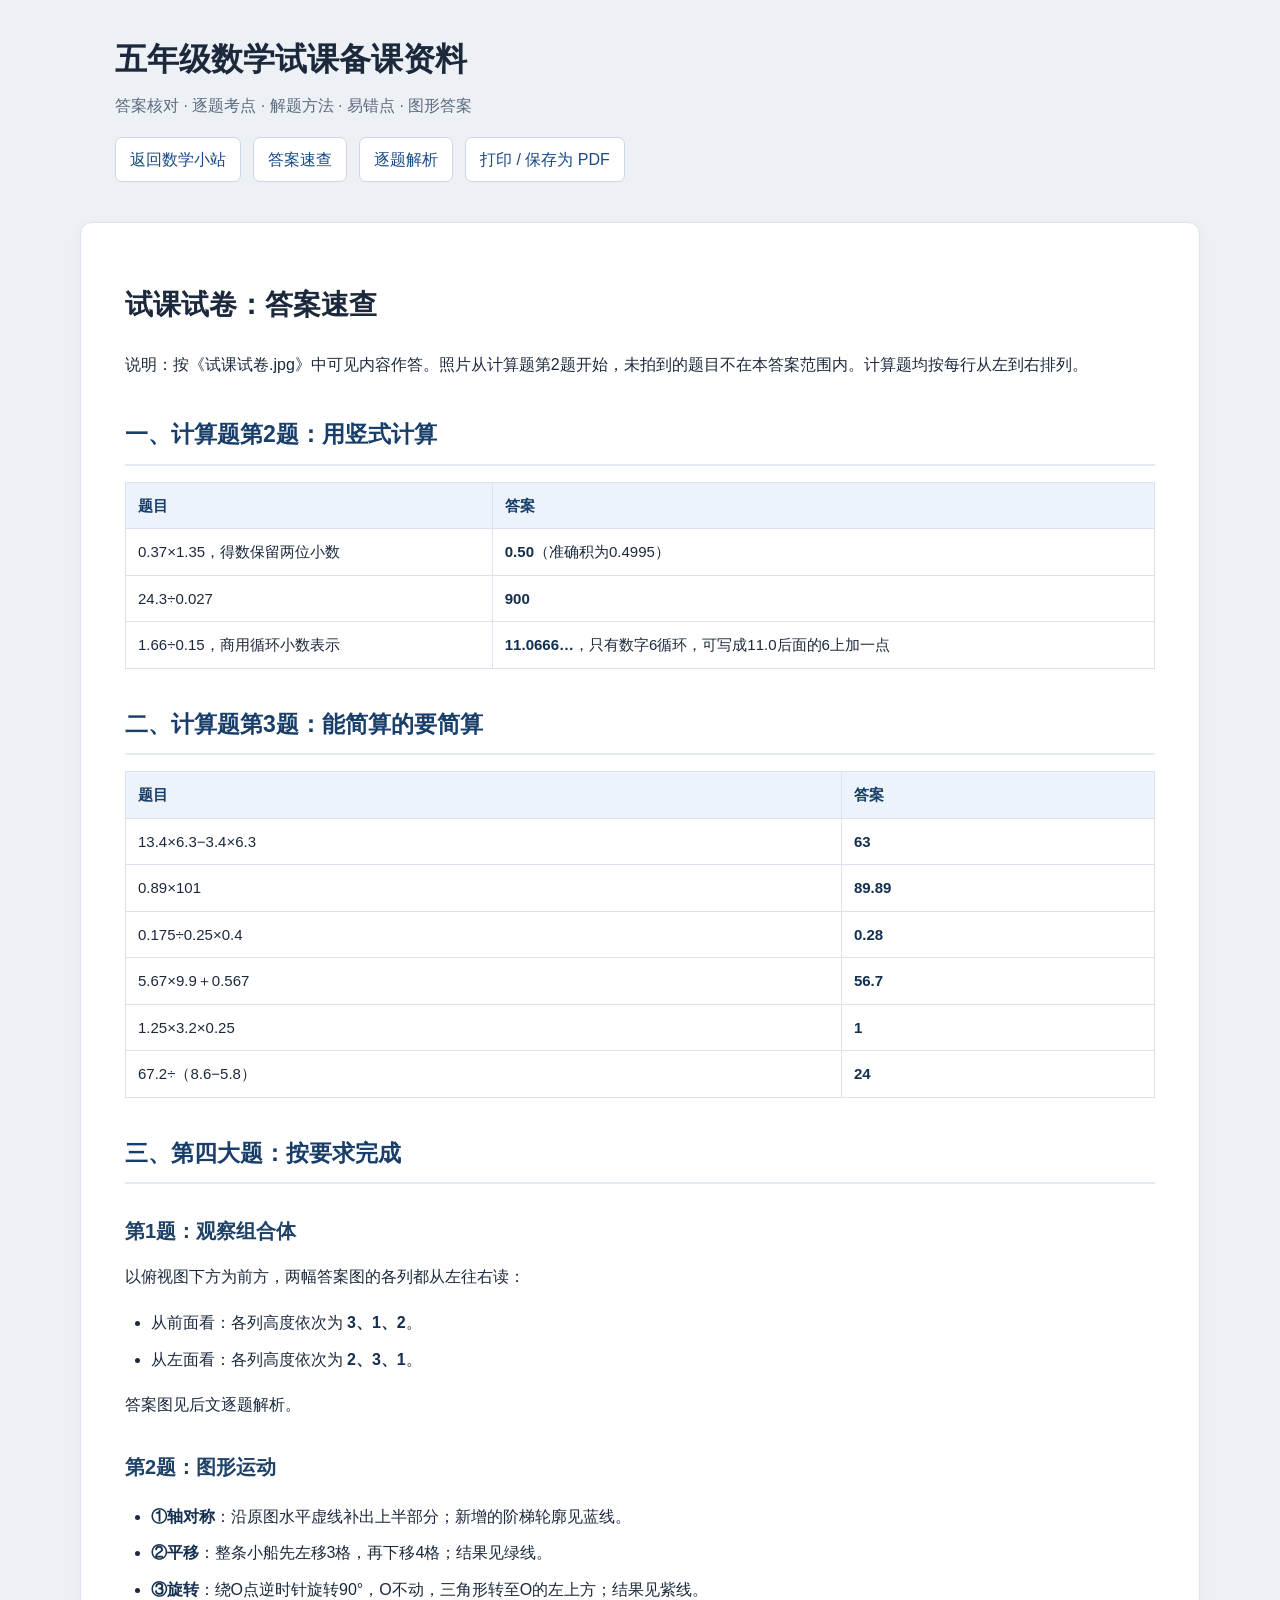
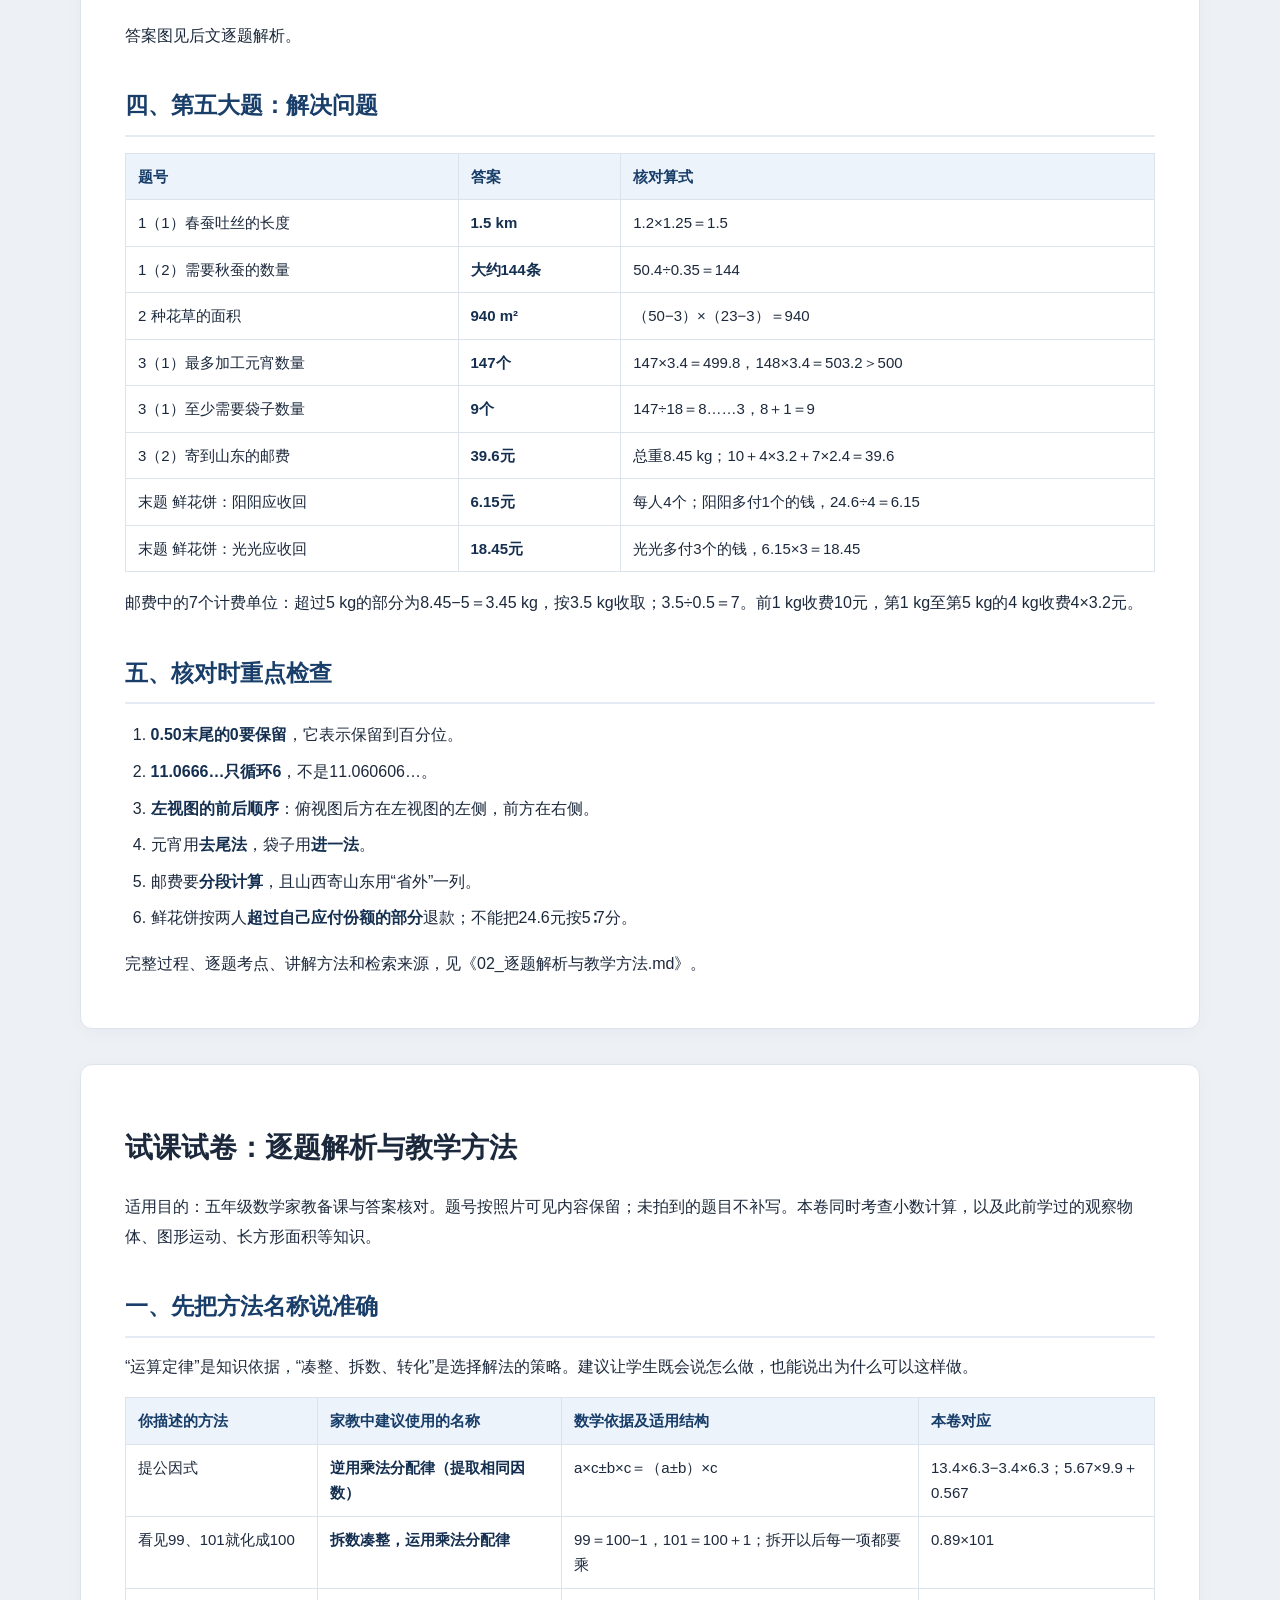
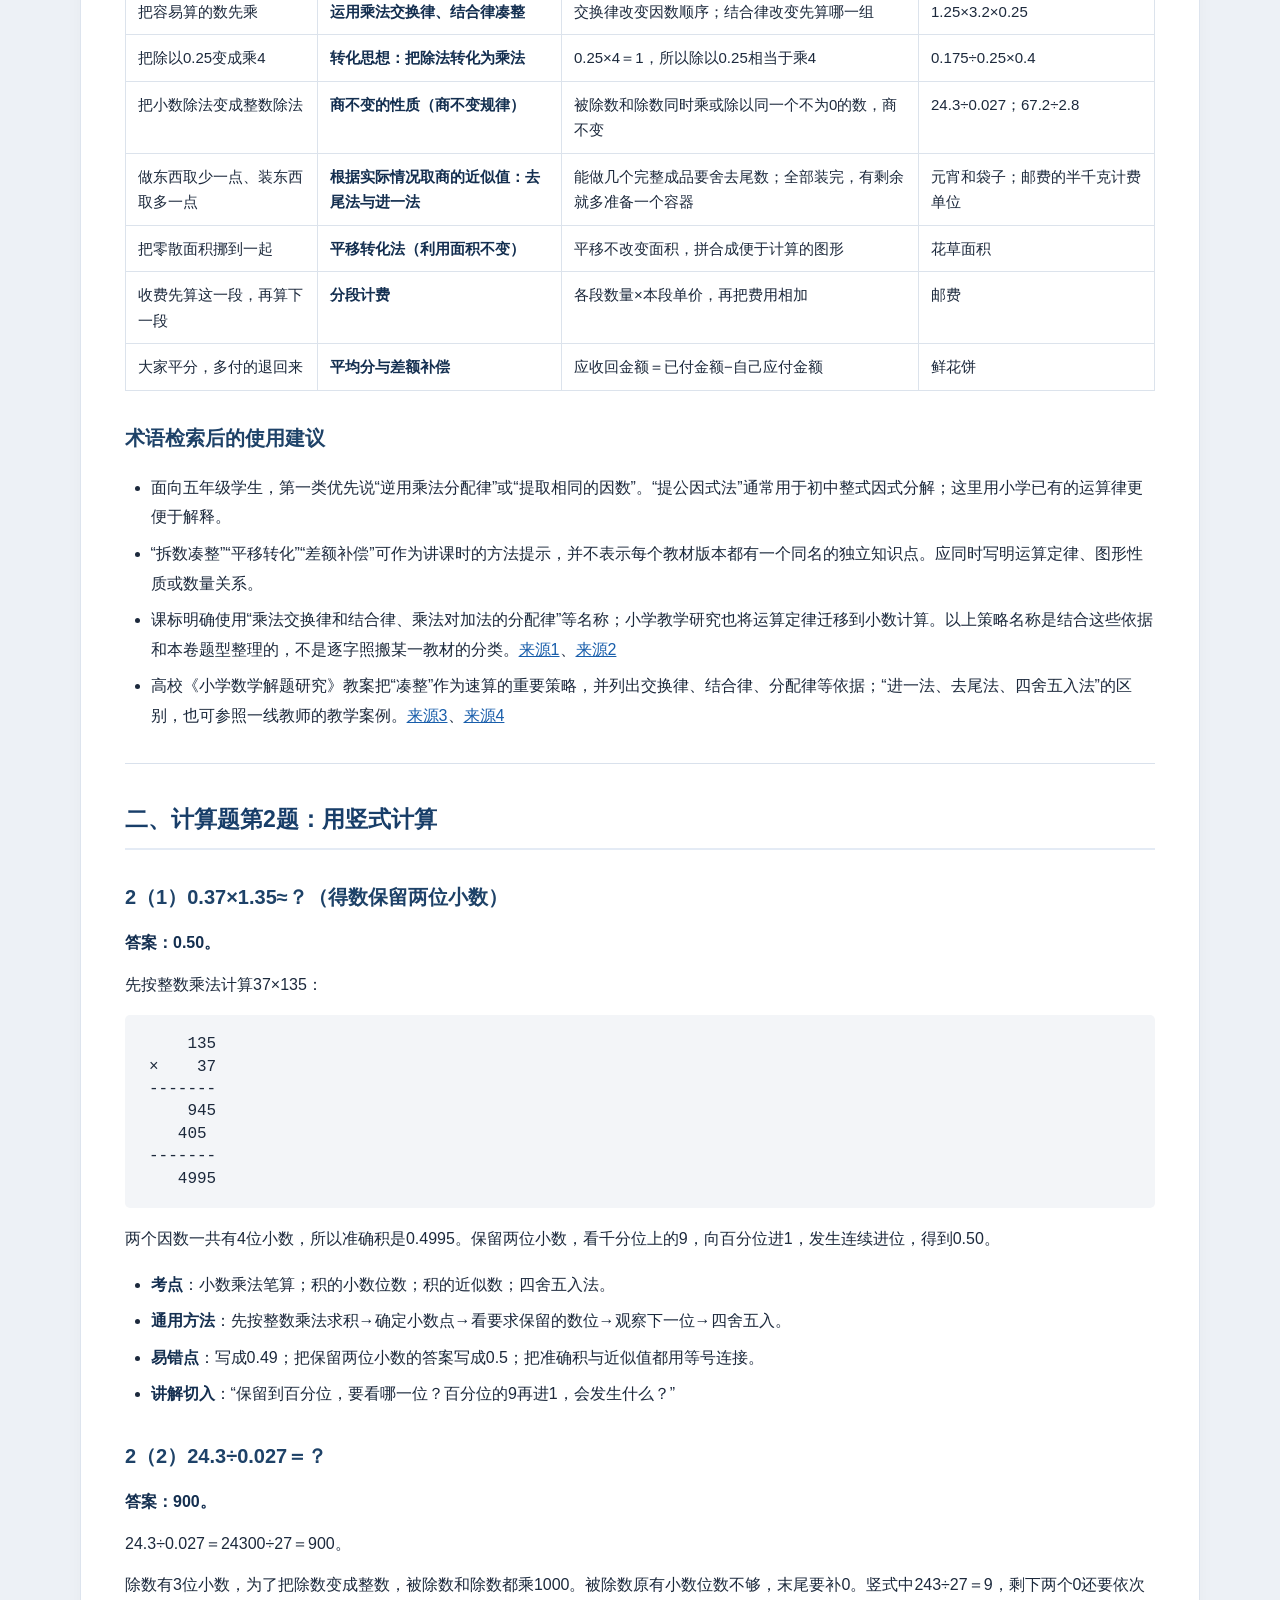
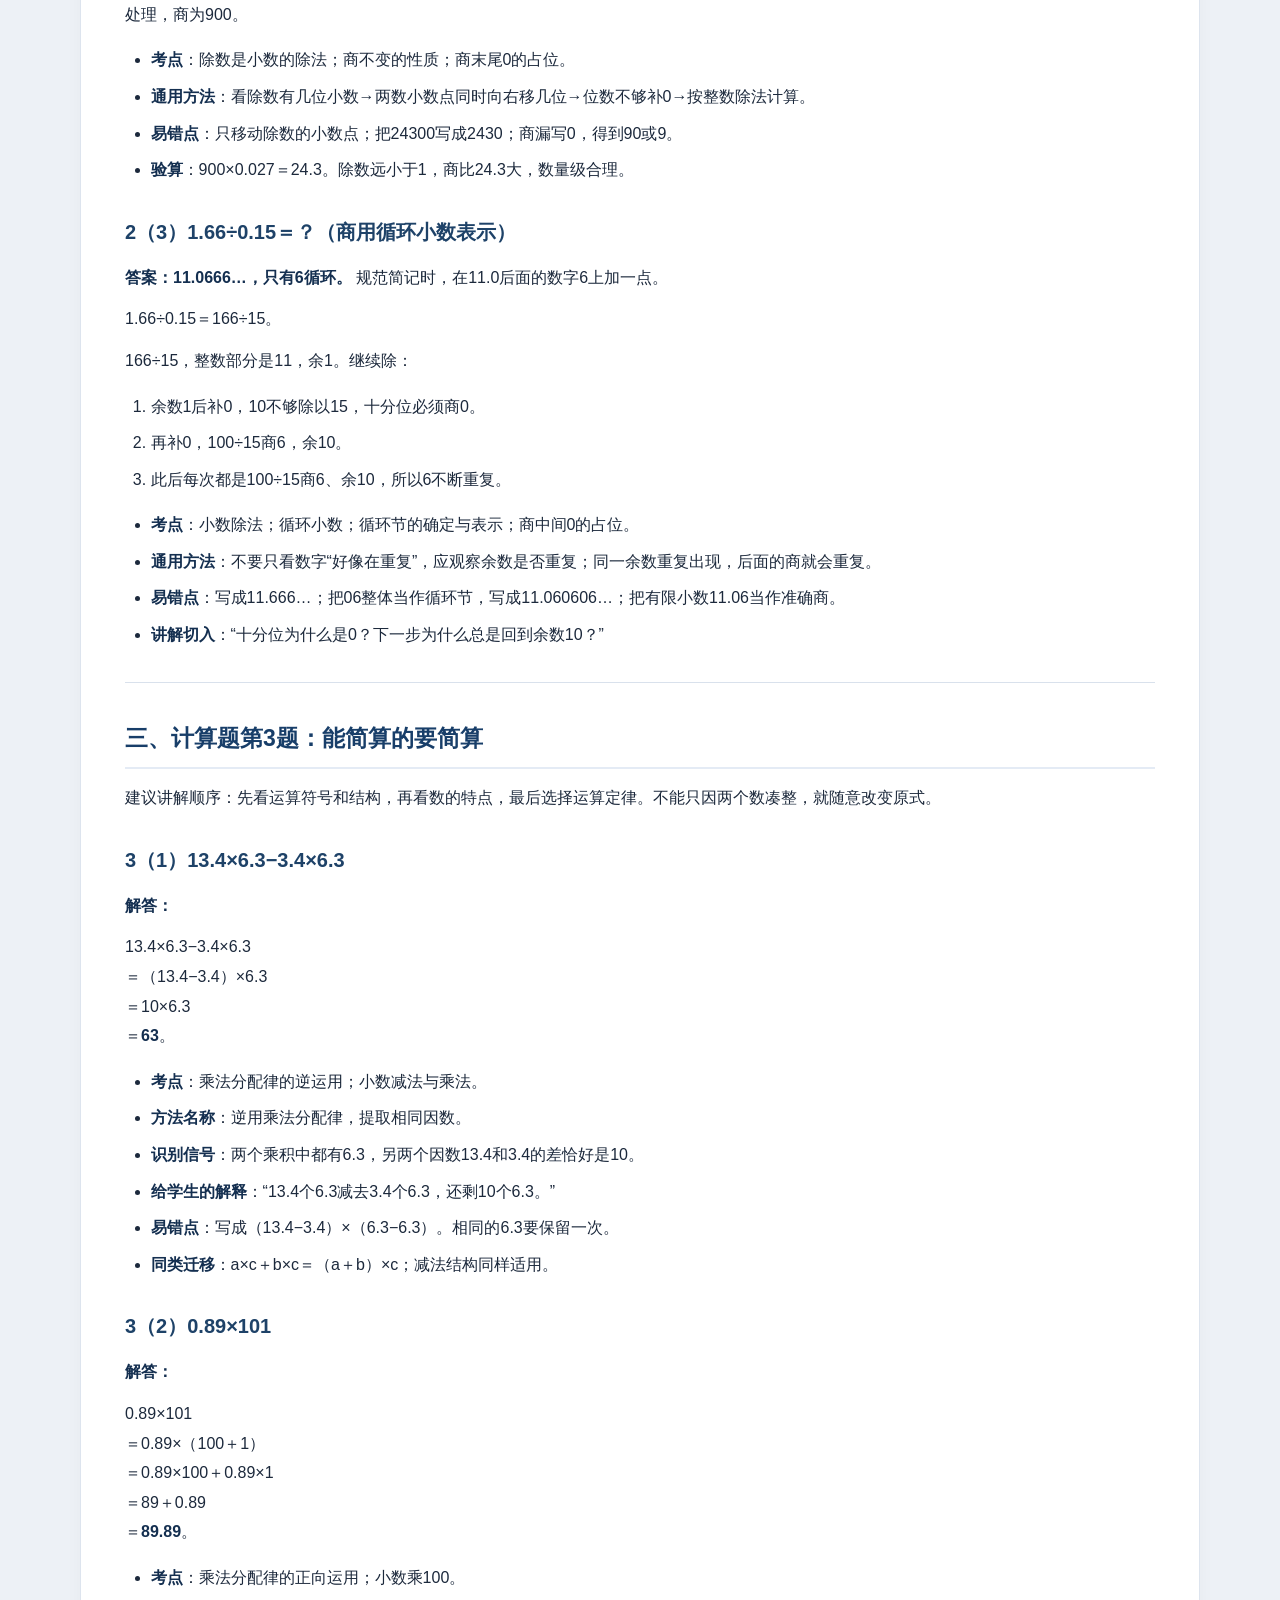
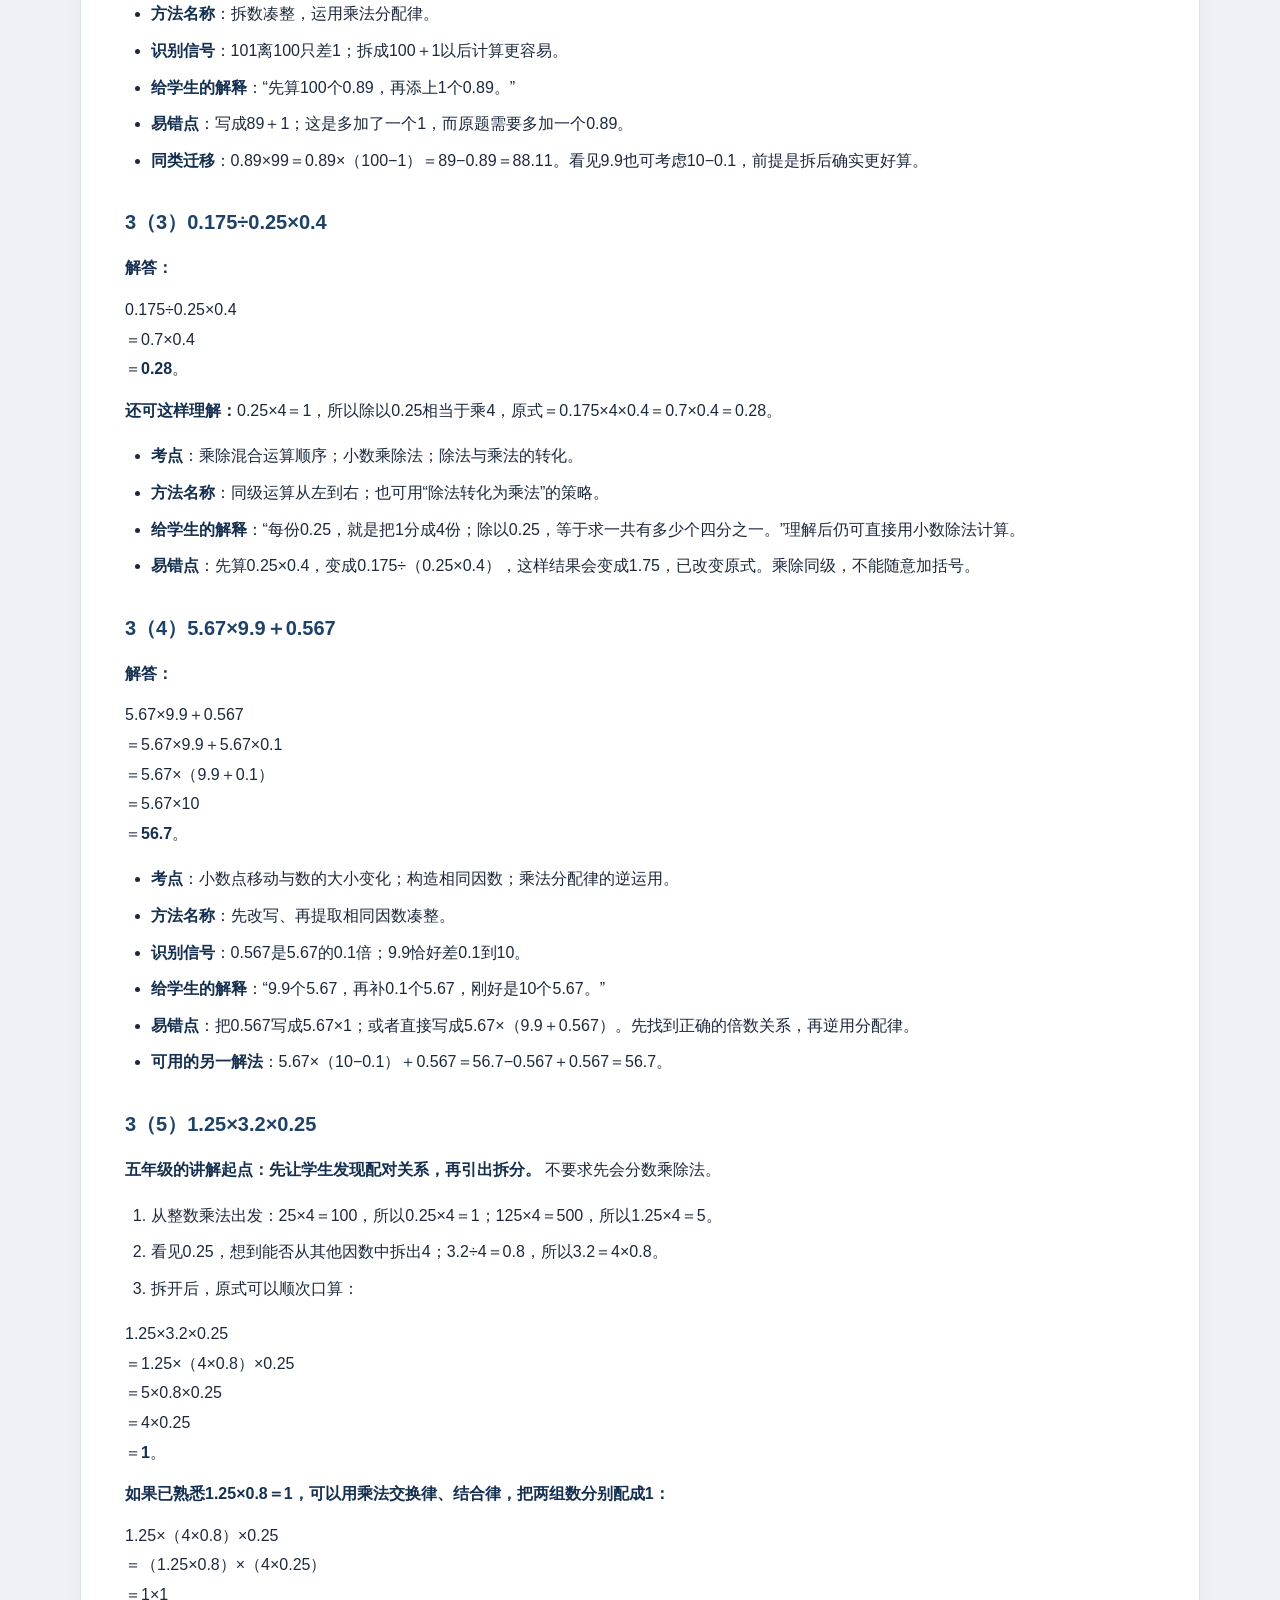
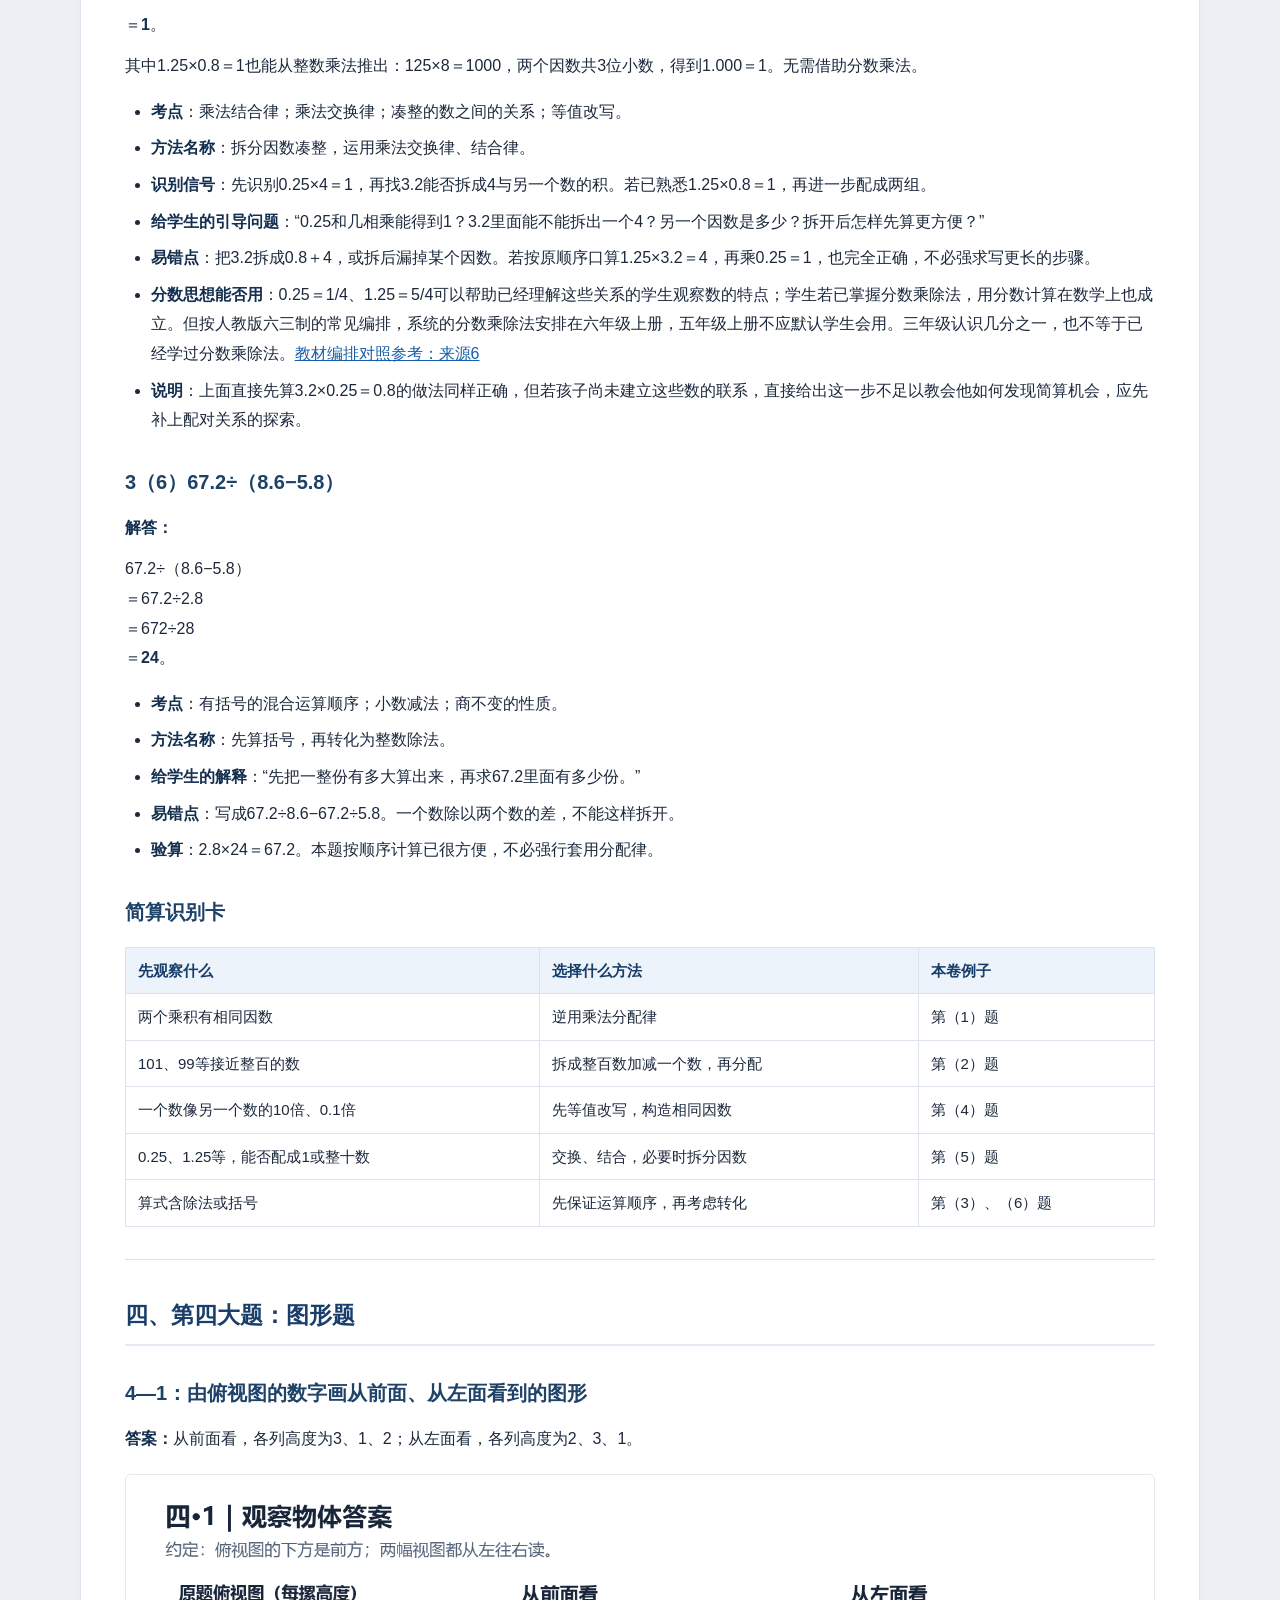
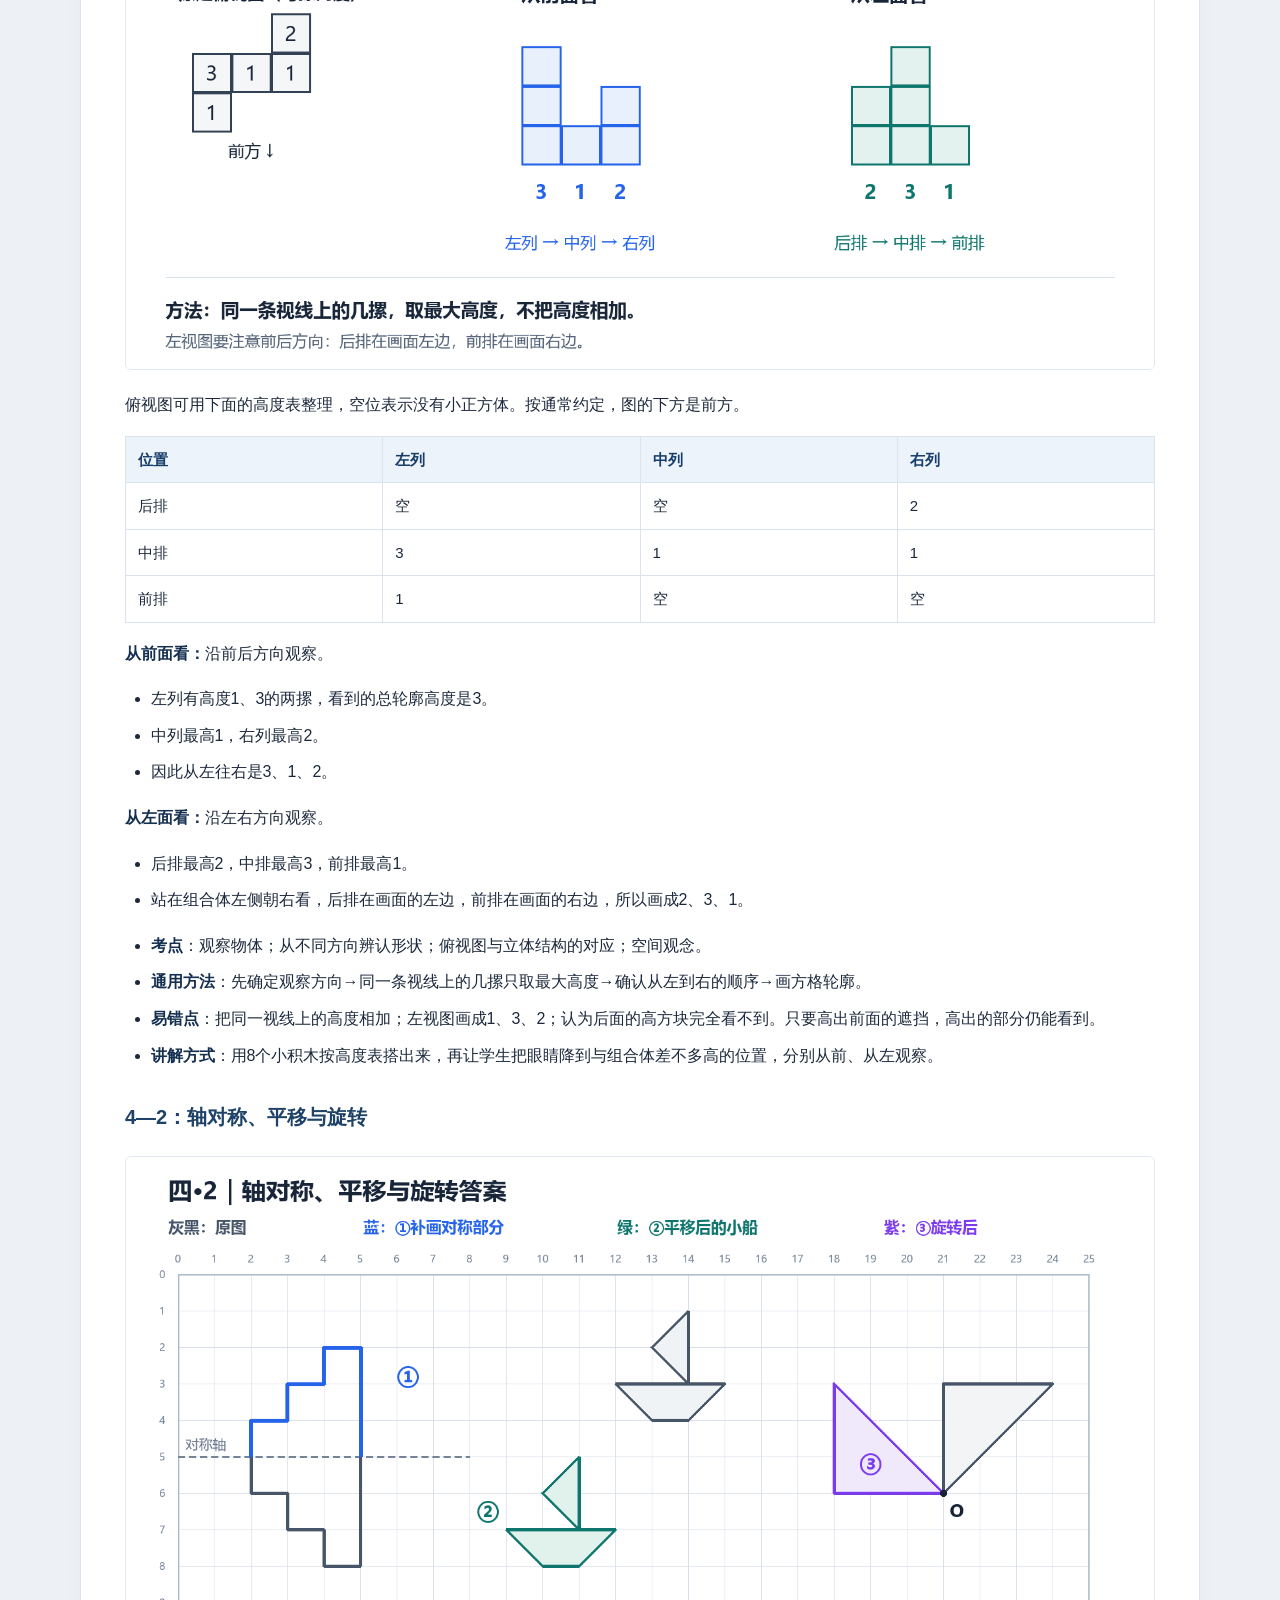
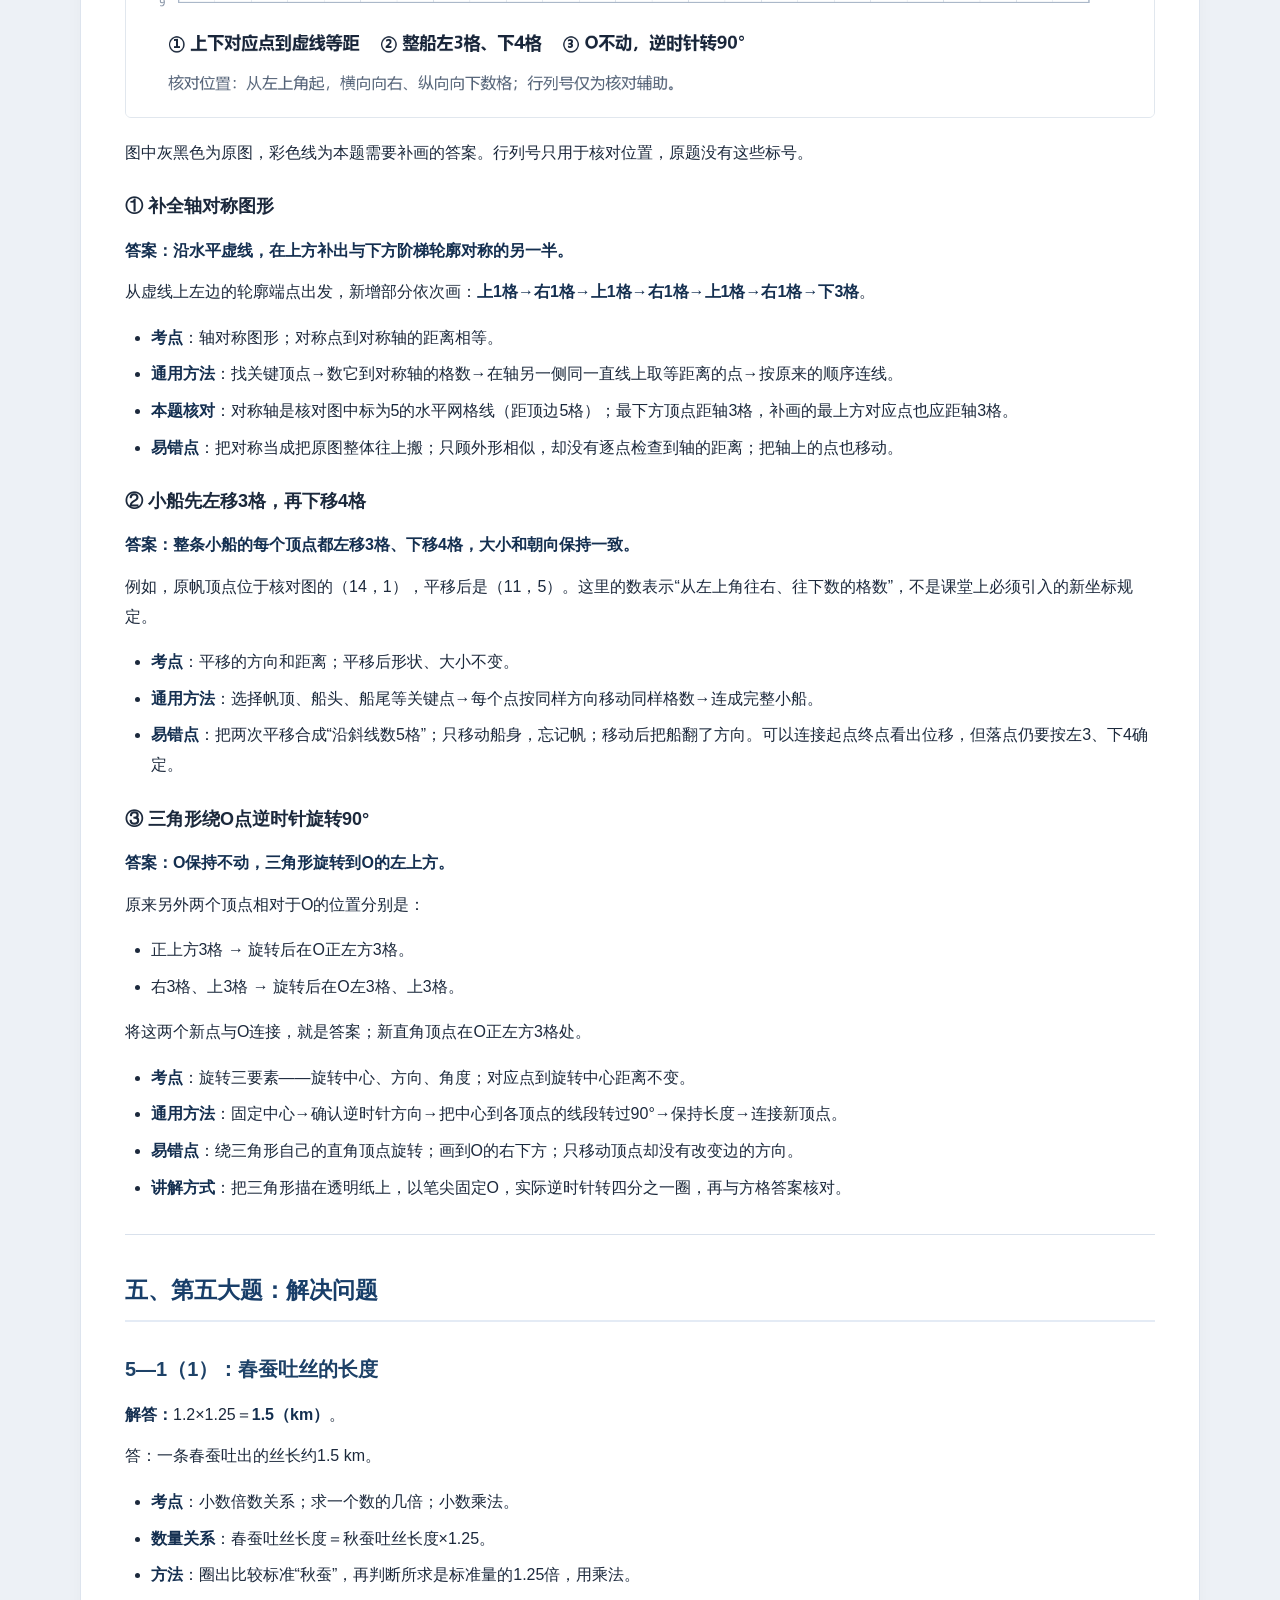
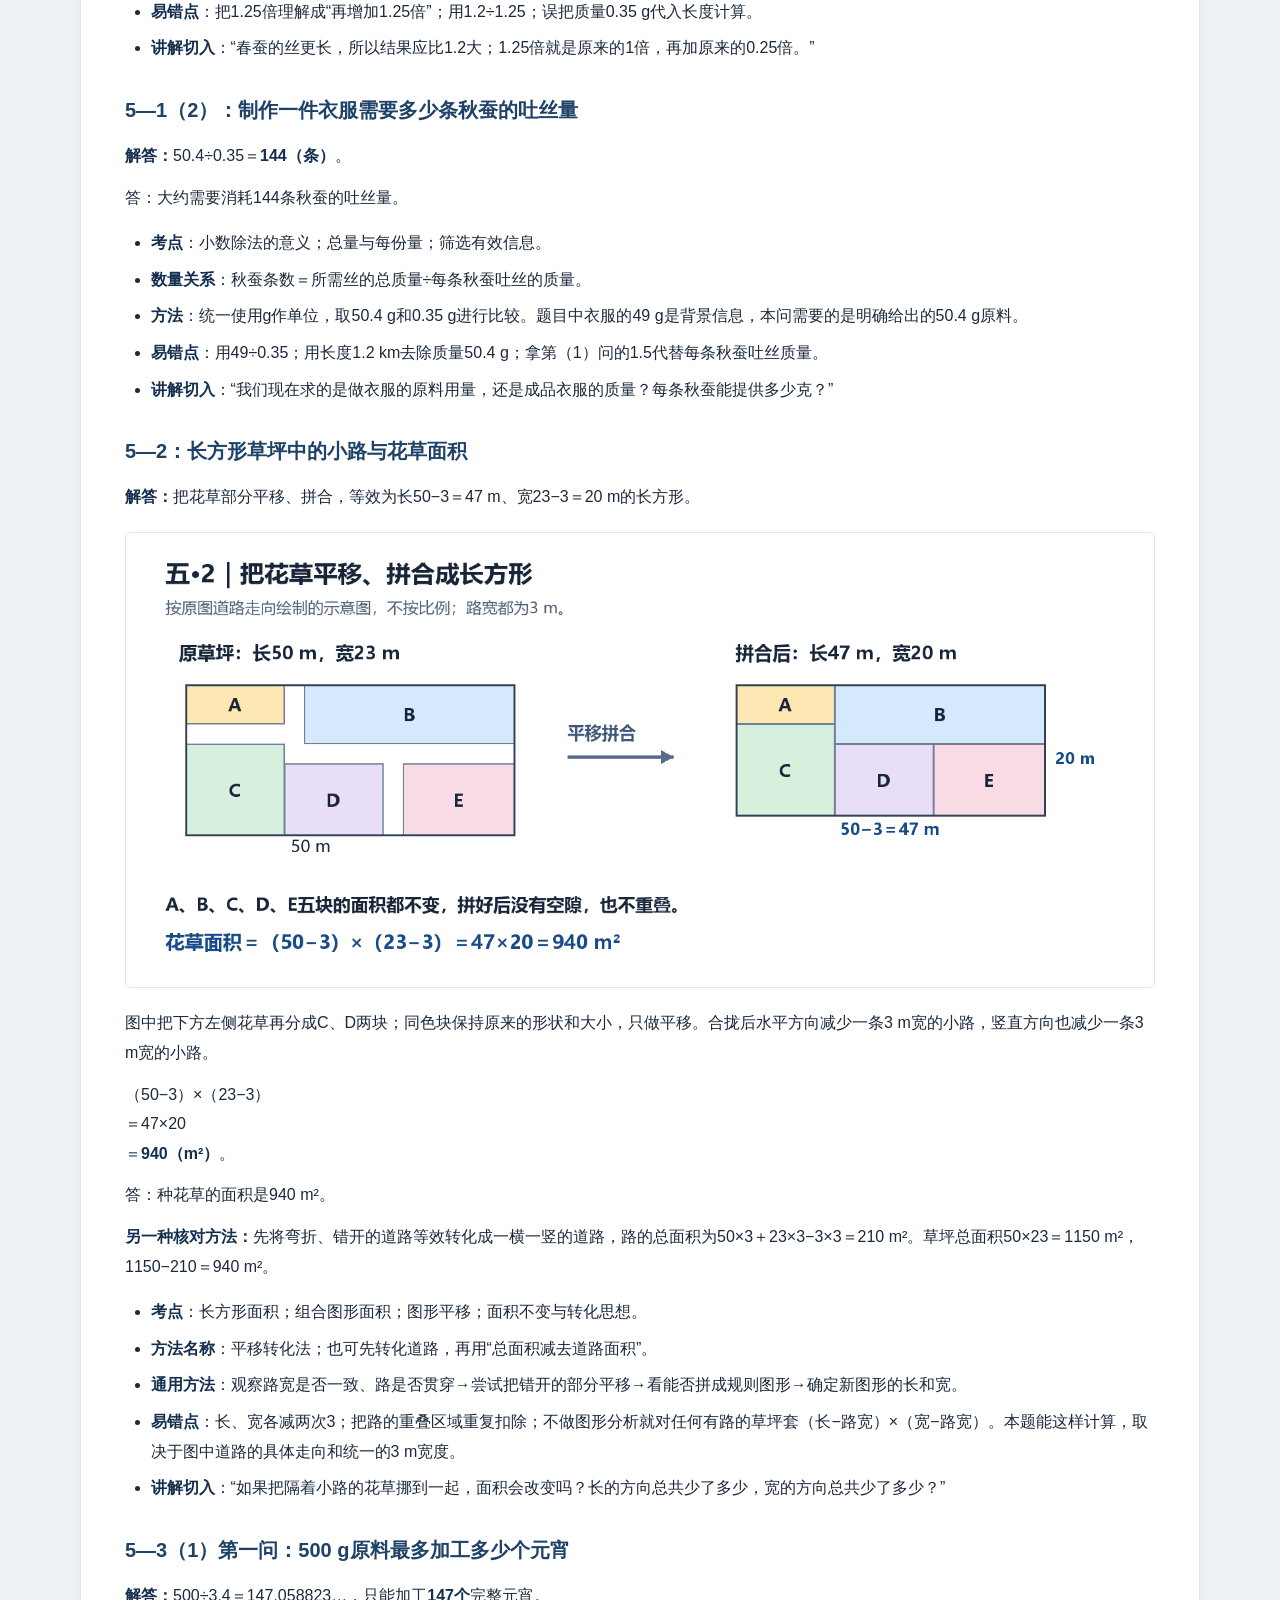
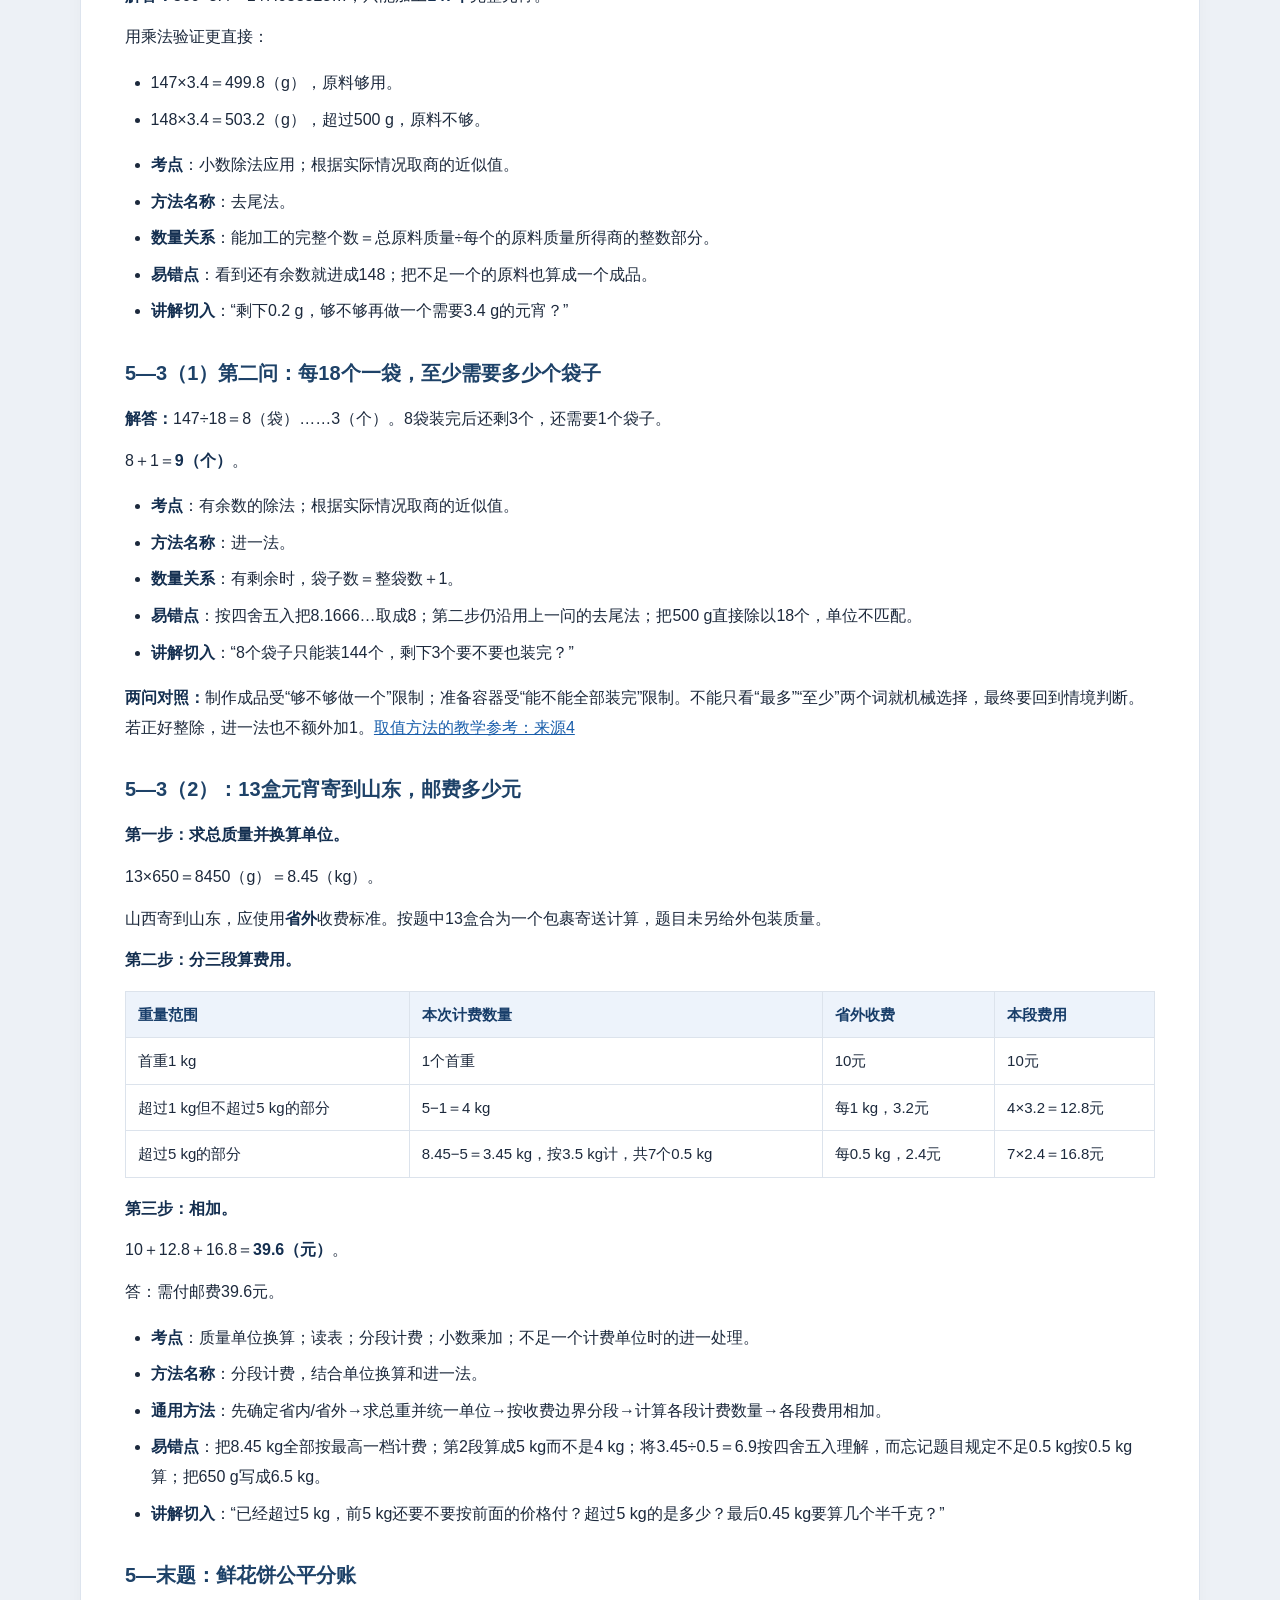
<file: 备课资料/00_答案与讲解_可打印.html>
<!doctype html><html lang="zh-CN"><head><meta charset="utf-8"><meta name="viewport" content="width=device-width, initial-scale=1"><title>五年级数学试课：答案与逐题教学方法</title><style>
    :root{color-scheme:light}*{box-sizing:border-box}body{margin:0;background:#edf1f6;color:#1c293c;font:16px/1.85 "Microsoft YaHei","Noto Sans SC",sans-serif}header,main{max-width:1120px;margin:auto}header{padding:35px 35px 20px}header h1{font-size:32px;margin:0}header p{color:#5c6a7e;margin:8px 0}nav{display:flex;gap:12px;align-items:center;margin-top:16px}nav a,button{background:#fff;border:1px solid #cdd6e3;border-radius:7px;padding:7px 14px;color:#174a86;text-decoration:none;font:inherit;cursor:pointer}article{background:#fff;margin:20px 0 35px;padding:38px 44px;border:1px solid #dde4ee;border-radius:12px;box-shadow:0 4px 18px #16253c08}h1{font-size:28px;line-height:1.5}h2{font-size:23px;margin:34px 0 14px;padding-bottom:8px;border-bottom:2px solid #e4ebf5;color:#183e69}h3{font-size:20px;margin:29px 0 12px;color:#1e4268}h4{font-size:18px;margin:23px 0 9px}p{margin:12px 0}ul,ol{padding-left:1.6em}li{margin:7px 0}strong{font-weight:700;color:#142f50}a{color:#195eab;overflow-wrap:anywhere}.table-wrap{overflow-x:auto;margin:16px 0}table{width:100%;border-collapse:collapse;font-size:15px;line-height:1.7}th,td{padding:10px 12px;border:1px solid #dce3ec;text-align:left;vertical-align:top}th{background:#edf3fb;color:#173d69}tr:nth-child(even)td{background:#fafbfd}img{display:block;width:100%;height:auto;margin:20px auto;border:1px solid #e1e7ee;border-radius:6px}pre{background:#f3f5f8;padding:18px 24px;line-height:1.4;border-radius:5px;overflow:auto}hr{border:0;border-top:1px solid #d9e1ec;margin:32px 0}.foot{max-width:1120px;margin:10px auto 35px;color:#67758a;padding:0 35px;font-size:14px}
    @media(max-width:760px){article{padding:20px 16px;margin:14px 8px}header{padding:24px 20px}header h1{font-size:25px}table{font-size:13px}td,th{padding:7px}nav{flex-wrap:wrap}}
    @media print{@page{size:A4;margin:14mm 13mm}body{background:white;font-size:10pt;line-height:1.65}header{padding:0}header h1{font-size:20pt}nav,.foot{display:none}article{padding:0;margin:0;border:0;border-radius:0;box-shadow:none}article+article{break-before:page}h1{font-size:18pt}h2{font-size:15pt;margin-top:22px}h3{font-size:12pt;margin-top:19px}h4{font-size:11pt}h1,h2,h3,h4{break-after:avoid}img{break-inside:avoid;max-height:205mm;object-fit:contain}.table-wrap{overflow:visible}table{font-size:9pt}tr{break-inside:avoid}thead{display:table-header-group}td,th{padding:6px 8px}a{color:inherit;text-decoration:none}pre{break-inside:avoid}}
    </style></head><body><header><h1>五年级数学试课备课资料</h1><p>答案核对 · 逐题考点 · 解题方法 · 易错点 · 图形答案</p><nav><a href="../index.html">返回数学小站</a><a href="#quick">答案速查</a><a href="#detail">逐题解析</a><button onclick="window.print()">打印 / 保存为 PDF</button></nav></header><main><article id="quick"><h1>试课试卷：答案速查</h1>
<p>说明：按《试课试卷.jpg》中可见内容作答。照片从计算题第2题开始，未拍到的题目不在本答案范围内。计算题均按每行从左到右排列。</p>
<h2>一、计算题第2题：用竖式计算</h2>
<div class="table-wrap"><table><thead><tr><th>题目</th><th>答案</th></tr></thead><tbody>
<tr><td>0.37×1.35，得数保留两位小数</td><td><strong>0.50</strong>（准确积为0.4995）</td></tr>
<tr><td>24.3÷0.027</td><td><strong>900</strong></td></tr>
<tr><td>1.66÷0.15，商用循环小数表示</td><td><strong>11.0666…</strong>，只有数字6循环，可写成11.0后面的6上加一点</td></tr>
</tbody></table></div>
<h2>二、计算题第3题：能简算的要简算</h2>
<div class="table-wrap"><table><thead><tr><th>题目</th><th>答案</th></tr></thead><tbody>
<tr><td>13.4×6.3−3.4×6.3</td><td><strong>63</strong></td></tr>
<tr><td>0.89×101</td><td><strong>89.89</strong></td></tr>
<tr><td>0.175÷0.25×0.4</td><td><strong>0.28</strong></td></tr>
<tr><td>5.67×9.9＋0.567</td><td><strong>56.7</strong></td></tr>
<tr><td>1.25×3.2×0.25</td><td><strong>1</strong></td></tr>
<tr><td>67.2÷（8.6−5.8）</td><td><strong>24</strong></td></tr>
</tbody></table></div>
<h2>三、第四大题：按要求完成</h2>
<h3>第1题：观察组合体</h3>
<p>以俯视图下方为前方，两幅答案图的各列都从左往右读：</p>
<ul>
<li>从前面看：各列高度依次为 <strong>3、1、2</strong>。</li>
<li>从左面看：各列高度依次为 <strong>2、3、1</strong>。</li>
</ul>
<p>答案图见后文逐题解析。</p>
<h3>第2题：图形运动</h3>
<ul>
<li><strong>①轴对称</strong>：沿原图水平虚线补出上半部分；新增的阶梯轮廓见蓝线。</li>
<li><strong>②平移</strong>：整条小船先左移3格，再下移4格；结果见绿线。</li>
<li><strong>③旋转</strong>：绕O点逆时针旋转90°，O不动，三角形转至O的左上方；结果见紫线。</li>
</ul>
<p>答案图见后文逐题解析。</p>
<h2>四、第五大题：解决问题</h2>
<div class="table-wrap"><table><thead><tr><th>题号</th><th>答案</th><th>核对算式</th></tr></thead><tbody>
<tr><td>1（1）春蚕吐丝的长度</td><td><strong>1.5 km</strong></td><td>1.2×1.25＝1.5</td></tr>
<tr><td>1（2）需要秋蚕的数量</td><td><strong>大约144条</strong></td><td>50.4÷0.35＝144</td></tr>
<tr><td>2 种花草的面积</td><td><strong>940 m²</strong></td><td>（50−3）×（23−3）＝940</td></tr>
<tr><td>3（1）最多加工元宵数量</td><td><strong>147个</strong></td><td>147×3.4＝499.8，148×3.4＝503.2＞500</td></tr>
<tr><td>3（1）至少需要袋子数量</td><td><strong>9个</strong></td><td>147÷18＝8……3，8＋1＝9</td></tr>
<tr><td>3（2）寄到山东的邮费</td><td><strong>39.6元</strong></td><td>总重8.45 kg；10＋4×3.2＋7×2.4＝39.6</td></tr>
<tr><td>末题 鲜花饼：阳阳应收回</td><td><strong>6.15元</strong></td><td>每人4个；阳阳多付1个的钱，24.6÷4＝6.15</td></tr>
<tr><td>末题 鲜花饼：光光应收回</td><td><strong>18.45元</strong></td><td>光光多付3个的钱，6.15×3＝18.45</td></tr>
</tbody></table></div>
<p>邮费中的7个计费单位：超过5 kg的部分为8.45−5＝3.45 kg，按3.5 kg收取；3.5÷0.5＝7。前1 kg收费10元，第1 kg至第5 kg的4 kg收费4×3.2元。</p>
<h2>五、核对时重点检查</h2>
<ol>
<li><strong>0.50末尾的0要保留</strong>，它表示保留到百分位。</li>
<li><strong>11.0666…只循环6</strong>，不是11.060606…。</li>
<li><strong>左视图的前后顺序</strong>：俯视图后方在左视图的左侧，前方在右侧。</li>
<li>元宵用<strong>去尾法</strong>，袋子用<strong>进一法</strong>。</li>
<li>邮费要<strong>分段计算</strong>，且山西寄山东用“省外”一列。</li>
<li>鲜花饼按两人<strong>超过自己应付份额的部分</strong>退款；不能把24.6元按5∶7分。</li>
</ol>
<p>完整过程、逐题考点、讲解方法和检索来源，见《02_逐题解析与教学方法.md》。</p></article><article id="detail"><h1>试课试卷：逐题解析与教学方法</h1>
<p>适用目的：五年级数学家教备课与答案核对。题号按照片可见内容保留；未拍到的题目不补写。本卷同时考查小数计算，以及此前学过的观察物体、图形运动、长方形面积等知识。</p>
<h2>一、先把方法名称说准确</h2>
<p>“运算定律”是知识依据，“凑整、拆数、转化”是选择解法的策略。建议让学生既会说怎么做，也能说出为什么可以这样做。</p>
<div class="table-wrap"><table><thead><tr><th>你描述的方法</th><th>家教中建议使用的名称</th><th>数学依据及适用结构</th><th>本卷对应</th></tr></thead><tbody>
<tr><td>提公因式</td><td><strong>逆用乘法分配律（提取相同因数）</strong></td><td>a×c±b×c＝（a±b）×c</td><td>13.4×6.3−3.4×6.3；5.67×9.9＋0.567</td></tr>
<tr><td>看见99、101就化成100</td><td><strong>拆数凑整，运用乘法分配律</strong></td><td>99＝100−1，101＝100＋1；拆开以后每一项都要乘</td><td>0.89×101</td></tr>
<tr><td>把容易算的数先乘</td><td><strong>运用乘法交换律、结合律凑整</strong></td><td>交换律改变因数顺序；结合律改变先算哪一组</td><td>1.25×3.2×0.25</td></tr>
<tr><td>把除以0.25变成乘4</td><td><strong>转化思想：把除法转化为乘法</strong></td><td>0.25×4＝1，所以除以0.25相当于乘4</td><td>0.175÷0.25×0.4</td></tr>
<tr><td>把小数除法变成整数除法</td><td><strong>商不变的性质（商不变规律）</strong></td><td>被除数和除数同时乘或除以同一个不为0的数，商不变</td><td>24.3÷0.027；67.2÷2.8</td></tr>
<tr><td>做东西取少一点、装东西取多一点</td><td><strong>根据实际情况取商的近似值：去尾法与进一法</strong></td><td>能做几个完整成品要舍去尾数；全部装完，有剩余就多准备一个容器</td><td>元宵和袋子；邮费的半千克计费单位</td></tr>
<tr><td>把零散面积挪到一起</td><td><strong>平移转化法（利用面积不变）</strong></td><td>平移不改变面积，拼合成便于计算的图形</td><td>花草面积</td></tr>
<tr><td>收费先算这一段，再算下一段</td><td><strong>分段计费</strong></td><td>各段数量×本段单价，再把费用相加</td><td>邮费</td></tr>
<tr><td>大家平分，多付的退回来</td><td><strong>平均分与差额补偿</strong></td><td>应收回金额＝已付金额−自己应付金额</td><td>鲜花饼</td></tr>
</tbody></table></div>
<h3>术语检索后的使用建议</h3>
<ul>
<li>面向五年级学生，第一类优先说“逆用乘法分配律”或“提取相同的因数”。“提公因式法”通常用于初中整式因式分解；这里用小学已有的运算律更便于解释。</li>
<li>“拆数凑整”“平移转化”“差额补偿”可作为讲课时的方法提示，并不表示每个教材版本都有一个同名的独立知识点。应同时写明运算定律、图形性质或数量关系。</li>
<li>课标明确使用“乘法交换律和结合律、乘法对加法的分配律”等名称；小学教学研究也将运算定律迁移到小数计算。以上策略名称是结合这些依据和本卷题型整理的，不是逐字照搬某一教材的分类。<a href="https://www.pep.com.cn/xw/zt/rjwy/yjkb2022/202205/P020220512583134605579.pdf">来源1</a>、<a href="https://tpd.xhedu.sh.cn/cms/app/info/doc/index.php/93492">来源2</a></li>
<li>高校《小学数学解题研究》教案把“凑整”作为速算的重要策略，并列出交换律、结合律、分配律等依据；“进一法、去尾法、四舍五入法”的区别，也可参照一线教师的教学案例。<a href="https://gk.jyc.edu.cn/__local/4/AA/E1/84C928B96C31AF7ABFAE2B3E19E_D5D82A5D_1EA044.pdf">来源3</a>、<a href="https://tpd.xhedu.sh.cn/cms/app/info/doc/index.php/92078">来源4</a></li>
</ul>
<hr>
<h2>二、计算题第2题：用竖式计算</h2>
<h3>2（1）0.37×1.35≈？（得数保留两位小数）</h3>
<p><strong>答案：0.50。</strong></p>
<p>先按整数乘法计算37×135：</p>
<pre><code>    135
×    37
-------
    945
   405
-------
   4995</code></pre>
<p>两个因数一共有4位小数，所以准确积是0.4995。保留两位小数，看千分位上的9，向百分位进1，发生连续进位，得到0.50。</p>
<ul>
<li><strong>考点</strong>：小数乘法笔算；积的小数位数；积的近似数；四舍五入法。</li>
<li><strong>通用方法</strong>：先按整数乘法求积→确定小数点→看要求保留的数位→观察下一位→四舍五入。</li>
<li><strong>易错点</strong>：写成0.49；把保留两位小数的答案写成0.5；把准确积与近似值都用等号连接。</li>
<li><strong>讲解切入</strong>：“保留到百分位，要看哪一位？百分位的9再进1，会发生什么？”</li>
</ul>
<h3>2（2）24.3÷0.027＝？</h3>
<p><strong>答案：900。</strong></p>
<p>24.3÷0.027＝24300÷27＝900。</p>
<p>除数有3位小数，为了把除数变成整数，被除数和除数都乘1000。被除数原有小数位数不够，末尾要补0。竖式中243÷27＝9，剩下两个0还要依次处理，商为900。</p>
<ul>
<li><strong>考点</strong>：除数是小数的除法；商不变的性质；商末尾0的占位。</li>
<li><strong>通用方法</strong>：看除数有几位小数→两数小数点同时向右移几位→位数不够补0→按整数除法计算。</li>
<li><strong>易错点</strong>：只移动除数的小数点；把24300写成2430；商漏写0，得到90或9。</li>
<li><strong>验算</strong>：900×0.027＝24.3。除数远小于1，商比24.3大，数量级合理。</li>
</ul>
<h3>2（3）1.66÷0.15＝？（商用循环小数表示）</h3>
<p><strong>答案：11.0666…，只有6循环。</strong> 规范简记时，在11.0后面的数字6上加一点。</p>
<p>1.66÷0.15＝166÷15。</p>
<p>166÷15，整数部分是11，余1。继续除：</p>
<ol>
<li>余数1后补0，10不够除以15，十分位必须商0。</li>
<li>再补0，100÷15商6，余10。</li>
<li>此后每次都是100÷15商6、余10，所以6不断重复。</li>
</ol>
<ul>
<li><strong>考点</strong>：小数除法；循环小数；循环节的确定与表示；商中间0的占位。</li>
<li><strong>通用方法</strong>：不要只看数字“好像在重复”，应观察余数是否重复；同一余数重复出现，后面的商就会重复。</li>
<li><strong>易错点</strong>：写成11.666…；把06整体当作循环节，写成11.060606…；把有限小数11.06当作准确商。</li>
<li><strong>讲解切入</strong>：“十分位为什么是0？下一步为什么总是回到余数10？”</li>
</ul>
<hr>
<h2>三、计算题第3题：能简算的要简算</h2>
<p>建议讲解顺序：先看运算符号和结构，再看数的特点，最后选择运算定律。不能只因两个数凑整，就随意改变原式。</p>
<h3>3（1）13.4×6.3−3.4×6.3</h3>
<p><strong>解答：</strong></p>
<p>13.4×6.3−3.4×6.3<br>＝（13.4−3.4）×6.3<br>＝10×6.3<br>＝<strong>63</strong>。</p>
<ul>
<li><strong>考点</strong>：乘法分配律的逆运用；小数减法与乘法。</li>
<li><strong>方法名称</strong>：逆用乘法分配律，提取相同因数。</li>
<li><strong>识别信号</strong>：两个乘积中都有6.3，另两个因数13.4和3.4的差恰好是10。</li>
<li><strong>给学生的解释</strong>：“13.4个6.3减去3.4个6.3，还剩10个6.3。”</li>
<li><strong>易错点</strong>：写成（13.4−3.4）×（6.3−6.3）。相同的6.3要保留一次。</li>
<li><strong>同类迁移</strong>：a×c＋b×c＝（a＋b）×c；减法结构同样适用。</li>
</ul>
<h3>3（2）0.89×101</h3>
<p><strong>解答：</strong></p>
<p>0.89×101<br>＝0.89×（100＋1）<br>＝0.89×100＋0.89×1<br>＝89＋0.89<br>＝<strong>89.89</strong>。</p>
<ul>
<li><strong>考点</strong>：乘法分配律的正向运用；小数乘100。</li>
<li><strong>方法名称</strong>：拆数凑整，运用乘法分配律。</li>
<li><strong>识别信号</strong>：101离100只差1；拆成100＋1以后计算更容易。</li>
<li><strong>给学生的解释</strong>：“先算100个0.89，再添上1个0.89。”</li>
<li><strong>易错点</strong>：写成89＋1；这是多加了一个1，而原题需要多加一个0.89。</li>
<li><strong>同类迁移</strong>：0.89×99＝0.89×（100−1）＝89−0.89＝88.11。看见9.9也可考虑10−0.1，前提是拆后确实更好算。</li>
</ul>
<h3>3（3）0.175÷0.25×0.4</h3>
<p><strong>解答：</strong></p>
<p>0.175÷0.25×0.4<br>＝0.7×0.4<br>＝<strong>0.28</strong>。</p>
<p><strong>还可这样理解：</strong>0.25×4＝1，所以除以0.25相当于乘4，原式＝0.175×4×0.4＝0.7×0.4＝0.28。</p>
<ul>
<li><strong>考点</strong>：乘除混合运算顺序；小数乘除法；除法与乘法的转化。</li>
<li><strong>方法名称</strong>：同级运算从左到右；也可用“除法转化为乘法”的策略。</li>
<li><strong>给学生的解释</strong>：“每份0.25，就是把1分成4份；除以0.25，等于求一共有多少个四分之一。”理解后仍可直接用小数除法计算。</li>
<li><strong>易错点</strong>：先算0.25×0.4，变成0.175÷（0.25×0.4），这样结果会变成1.75，已改变原式。乘除同级，不能随意加括号。</li>
</ul>
<h3>3（4）5.67×9.9＋0.567</h3>
<p><strong>解答：</strong></p>
<p>5.67×9.9＋0.567<br>＝5.67×9.9＋5.67×0.1<br>＝5.67×（9.9＋0.1）<br>＝5.67×10<br>＝<strong>56.7</strong>。</p>
<ul>
<li><strong>考点</strong>：小数点移动与数的大小变化；构造相同因数；乘法分配律的逆运用。</li>
<li><strong>方法名称</strong>：先改写、再提取相同因数凑整。</li>
<li><strong>识别信号</strong>：0.567是5.67的0.1倍；9.9恰好差0.1到10。</li>
<li><strong>给学生的解释</strong>：“9.9个5.67，再补0.1个5.67，刚好是10个5.67。”</li>
<li><strong>易错点</strong>：把0.567写成5.67×1；或者直接写成5.67×（9.9＋0.567）。先找到正确的倍数关系，再逆用分配律。</li>
<li><strong>可用的另一解法</strong>：5.67×（10−0.1）＋0.567＝56.7−0.567＋0.567＝56.7。</li>
</ul>
<h3>3（5）1.25×3.2×0.25</h3>
<p><strong>五年级的讲解起点：先让学生发现配对关系，再引出拆分。</strong> 不要求先会分数乘除法。</p>
<ol>
<li>从整数乘法出发：25×4＝100，所以0.25×4＝1；125×4＝500，所以1.25×4＝5。</li>
<li>看见0.25，想到能否从其他因数中拆出4；3.2÷4＝0.8，所以3.2＝4×0.8。</li>
<li>拆开后，原式可以顺次口算：</li>
</ol>
<p>1.25×3.2×0.25<br>＝1.25×（4×0.8）×0.25<br>＝5×0.8×0.25<br>＝4×0.25<br>＝<strong>1</strong>。</p>
<p><strong>如果已熟悉1.25×0.8＝1，可以用乘法交换律、结合律，把两组数分别配成1：</strong></p>
<p>1.25×（4×0.8）×0.25<br>＝（1.25×0.8）×（4×0.25）<br>＝1×1<br>＝<strong>1</strong>。</p>
<p>其中1.25×0.8＝1也能从整数乘法推出：125×8＝1000，两个因数共3位小数，得到1.000＝1。无需借助分数乘法。</p>
<ul>
<li><strong>考点</strong>：乘法结合律；乘法交换律；凑整的数之间的关系；等值改写。</li>
<li><strong>方法名称</strong>：拆分因数凑整，运用乘法交换律、结合律。</li>
<li><strong>识别信号</strong>：先识别0.25×4＝1，再找3.2能否拆成4与另一个数的积。若已熟悉1.25×0.8＝1，再进一步配成两组。</li>
<li><strong>给学生的引导问题</strong>：“0.25和几相乘能得到1？3.2里面能不能拆出一个4？另一个因数是多少？拆开后怎样先算更方便？”</li>
<li><strong>易错点</strong>：把3.2拆成0.8＋4，或拆后漏掉某个因数。若按原顺序口算1.25×3.2＝4，再乘0.25＝1，也完全正确，不必强求写更长的步骤。</li>
<li><strong>分数思想能否用</strong>：0.25＝1/4、1.25＝5/4可以帮助已经理解这些关系的学生观察数的特点；学生若已掌握分数乘除法，用分数计算在数学上也成立。但按人教版六三制的常见编排，系统的分数乘除法安排在六年级上册，五年级上册不应默认学生会用。三年级认识几分之一，也不等于已经学过分数乘除法。<a href="https://pdf.hanspub.org/AE20210400000_24277017.pdf">教材编排对照参考：来源6</a></li>
<li><strong>说明</strong>：上面直接先算3.2×0.25＝0.8的做法同样正确，但若孩子尚未建立这些数的联系，直接给出这一步不足以教会他如何发现简算机会，应先补上配对关系的探索。</li>
</ul>
<h3>3（6）67.2÷（8.6−5.8）</h3>
<p><strong>解答：</strong></p>
<p>67.2÷（8.6−5.8）<br>＝67.2÷2.8<br>＝672÷28<br>＝<strong>24</strong>。</p>
<ul>
<li><strong>考点</strong>：有括号的混合运算顺序；小数减法；商不变的性质。</li>
<li><strong>方法名称</strong>：先算括号，再转化为整数除法。</li>
<li><strong>给学生的解释</strong>：“先把一整份有多大算出来，再求67.2里面有多少份。”</li>
<li><strong>易错点</strong>：写成67.2÷8.6−67.2÷5.8。一个数除以两个数的差，不能这样拆开。</li>
<li><strong>验算</strong>：2.8×24＝67.2。本题按顺序计算已很方便，不必强行套用分配律。</li>
</ul>
<h3>简算识别卡</h3>
<div class="table-wrap"><table><thead><tr><th>先观察什么</th><th>选择什么方法</th><th>本卷例子</th></tr></thead><tbody>
<tr><td>两个乘积有相同因数</td><td>逆用乘法分配律</td><td>第（1）题</td></tr>
<tr><td>101、99等接近整百的数</td><td>拆成整百数加减一个数，再分配</td><td>第（2）题</td></tr>
<tr><td>一个数像另一个数的10倍、0.1倍</td><td>先等值改写，构造相同因数</td><td>第（4）题</td></tr>
<tr><td>0.25、1.25等，能否配成1或整十数</td><td>交换、结合，必要时拆分因数</td><td>第（5）题</td></tr>
<tr><td>算式含除法或括号</td><td>先保证运算顺序，再考虑转化</td><td>第（3）、（6）题</td></tr>
</tbody></table></div>
<hr>
<h2>四、第四大题：图形题</h2>
<h3>4—1：由俯视图的数字画从前面、从左面看到的图形</h3>
<p><strong>答案：</strong>从前面看，各列高度为3、1、2；从左面看，各列高度为2、3、1。</p>
<p><img src="03_观察物体答案.png" alt="观察物体答案"></p>
<p>俯视图可用下面的高度表整理，空位表示没有小正方体。按通常约定，图的下方是前方。</p>
<div class="table-wrap"><table><thead><tr><th>位置</th><th>左列</th><th>中列</th><th>右列</th></tr></thead><tbody>
<tr><td>后排</td><td>空</td><td>空</td><td>2</td></tr>
<tr><td>中排</td><td>3</td><td>1</td><td>1</td></tr>
<tr><td>前排</td><td>1</td><td>空</td><td>空</td></tr>
</tbody></table></div>
<p><strong>从前面看：</strong>沿前后方向观察。</p>
<ul>
<li>左列有高度1、3的两摞，看到的总轮廓高度是3。</li>
<li>中列最高1，右列最高2。</li>
<li>因此从左往右是3、1、2。</li>
</ul>
<p><strong>从左面看：</strong>沿左右方向观察。</p>
<ul>
<li>后排最高2，中排最高3，前排最高1。</li>
<li>站在组合体左侧朝右看，后排在画面的左边，前排在画面的右边，所以画成2、3、1。</li>
</ul>
<ul>
<li><strong>考点</strong>：观察物体；从不同方向辨认形状；俯视图与立体结构的对应；空间观念。</li>
<li><strong>通用方法</strong>：先确定观察方向→同一条视线上的几摞只取最大高度→确认从左到右的顺序→画方格轮廓。</li>
<li><strong>易错点</strong>：把同一视线上的高度相加；左视图画成1、3、2；认为后面的高方块完全看不到。只要高出前面的遮挡，高出的部分仍能看到。</li>
<li><strong>讲解方式</strong>：用8个小积木按高度表搭出来，再让学生把眼睛降到与组合体差不多高的位置，分别从前、从左观察。</li>
</ul>
<h3>4—2：轴对称、平移与旋转</h3>
<p><img src="04_图形运动答案.png" alt="图形运动答案"></p>
<p>图中灰黑色为原图，彩色线为本题需要补画的答案。行列号只用于核对位置，原题没有这些标号。</p>
<h4>① 补全轴对称图形</h4>
<p><strong>答案：沿水平虚线，在上方补出与下方阶梯轮廓对称的另一半。</strong></p>
<p>从虚线上左边的轮廓端点出发，新增部分依次画：<strong>上1格→右1格→上1格→右1格→上1格→右1格→下3格</strong>。</p>
<ul>
<li><strong>考点</strong>：轴对称图形；对称点到对称轴的距离相等。</li>
<li><strong>通用方法</strong>：找关键顶点→数它到对称轴的格数→在轴另一侧同一直线上取等距离的点→按原来的顺序连线。</li>
<li><strong>本题核对</strong>：对称轴是核对图中标为5的水平网格线（距顶边5格）；最下方顶点距轴3格，补画的最上方对应点也应距轴3格。</li>
<li><strong>易错点</strong>：把对称当成把原图整体往上搬；只顾外形相似，却没有逐点检查到轴的距离；把轴上的点也移动。</li>
</ul>
<h4>② 小船先左移3格，再下移4格</h4>
<p><strong>答案：整条小船的每个顶点都左移3格、下移4格，大小和朝向保持一致。</strong></p>
<p>例如，原帆顶点位于核对图的（14，1），平移后是（11，5）。这里的数表示“从左上角往右、往下数的格数”，不是课堂上必须引入的新坐标规定。</p>
<ul>
<li><strong>考点</strong>：平移的方向和距离；平移后形状、大小不变。</li>
<li><strong>通用方法</strong>：选择帆顶、船头、船尾等关键点→每个点按同样方向移动同样格数→连成完整小船。</li>
<li><strong>易错点</strong>：把两次平移合成“沿斜线数5格”；只移动船身，忘记帆；移动后把船翻了方向。可以连接起点终点看出位移，但落点仍要按左3、下4确定。</li>
</ul>
<h4>③ 三角形绕O点逆时针旋转90°</h4>
<p><strong>答案：O保持不动，三角形旋转到O的左上方。</strong></p>
<p>原来另外两个顶点相对于O的位置分别是：</p>
<ul>
<li>正上方3格 → 旋转后在O正左方3格。</li>
<li>右3格、上3格 → 旋转后在O左3格、上3格。</li>
</ul>
<p>将这两个新点与O连接，就是答案；新直角顶点在O正左方3格处。</p>
<ul>
<li><strong>考点</strong>：旋转三要素——旋转中心、方向、角度；对应点到旋转中心距离不变。</li>
<li><strong>通用方法</strong>：固定中心→确认逆时针方向→把中心到各顶点的线段转过90°→保持长度→连接新顶点。</li>
<li><strong>易错点</strong>：绕三角形自己的直角顶点旋转；画到O的右下方；只移动顶点却没有改变边的方向。</li>
<li><strong>讲解方式</strong>：把三角形描在透明纸上，以笔尖固定O，实际逆时针转四分之一圈，再与方格答案核对。</li>
</ul>
<hr>
<h2>五、第五大题：解决问题</h2>
<h3>5—1（1）：春蚕吐丝的长度</h3>
<p><strong>解答：</strong>1.2×1.25＝<strong>1.5（km）</strong>。</p>
<p>答：一条春蚕吐出的丝长约1.5 km。</p>
<ul>
<li><strong>考点</strong>：小数倍数关系；求一个数的几倍；小数乘法。</li>
<li><strong>数量关系</strong>：春蚕吐丝长度＝秋蚕吐丝长度×1.25。</li>
<li><strong>方法</strong>：圈出比较标准“秋蚕”，再判断所求是标准量的1.25倍，用乘法。</li>
<li><strong>易错点</strong>：把1.25倍理解成“再增加1.25倍”；用1.2÷1.25；误把质量0.35 g代入长度计算。</li>
<li><strong>讲解切入</strong>：“春蚕的丝更长，所以结果应比1.2大；1.25倍就是原来的1倍，再加原来的0.25倍。”</li>
</ul>
<h3>5—1（2）：制作一件衣服需要多少条秋蚕的吐丝量</h3>
<p><strong>解答：</strong>50.4÷0.35＝<strong>144（条）</strong>。</p>
<p>答：大约需要消耗144条秋蚕的吐丝量。</p>
<ul>
<li><strong>考点</strong>：小数除法的意义；总量与每份量；筛选有效信息。</li>
<li><strong>数量关系</strong>：秋蚕条数＝所需丝的总质量÷每条秋蚕吐丝的质量。</li>
<li><strong>方法</strong>：统一使用g作单位，取50.4 g和0.35 g进行比较。题目中衣服的49 g是背景信息，本问需要的是明确给出的50.4 g原料。</li>
<li><strong>易错点</strong>：用49÷0.35；用长度1.2 km去除质量50.4 g；拿第（1）问的1.5代替每条秋蚕吐丝质量。</li>
<li><strong>讲解切入</strong>：“我们现在求的是做衣服的原料用量，还是成品衣服的质量？每条秋蚕能提供多少克？”</li>
</ul>
<h3>5—2：长方形草坪中的小路与花草面积</h3>
<p><strong>解答：</strong>把花草部分平移、拼合，等效为长50−3＝47 m、宽23−3＝20 m的长方形。</p>
<p><img src="05_花草面积转化.png" alt="花草面积平移拼合示意"></p>
<p>图中把下方左侧花草再分成C、D两块；同色块保持原来的形状和大小，只做平移。合拢后水平方向减少一条3 m宽的小路，竖直方向也减少一条3 m宽的小路。</p>
<p>（50−3）×（23−3）<br>＝47×20<br>＝<strong>940（m²）</strong>。</p>
<p>答：种花草的面积是940 m²。</p>
<p><strong>另一种核对方法：</strong>先将弯折、错开的道路等效转化成一横一竖的道路，路的总面积为50×3＋23×3−3×3＝210 m²。草坪总面积50×23＝1150 m²，1150−210＝940 m²。</p>
<ul>
<li><strong>考点</strong>：长方形面积；组合图形面积；图形平移；面积不变与转化思想。</li>
<li><strong>方法名称</strong>：平移转化法；也可先转化道路，再用“总面积减去道路面积”。</li>
<li><strong>通用方法</strong>：观察路宽是否一致、路是否贯穿→尝试把错开的部分平移→看能否拼成规则图形→确定新图形的长和宽。</li>
<li><strong>易错点</strong>：长、宽各减两次3；把路的重叠区域重复扣除；不做图形分析就对任何有路的草坪套（长−路宽）×（宽−路宽）。本题能这样计算，取决于图中道路的具体走向和统一的3 m宽度。</li>
<li><strong>讲解切入</strong>：“如果把隔着小路的花草挪到一起，面积会改变吗？长的方向总共少了多少，宽的方向总共少了多少？”</li>
</ul>
<h3>5—3（1）第一问：500 g原料最多加工多少个元宵</h3>
<p><strong>解答：</strong>500÷3.4＝147.058823…，只能加工<strong>147个</strong>完整元宵。</p>
<p>用乘法验证更直接：</p>
<ul>
<li>147×3.4＝499.8（g），原料够用。</li>
<li>148×3.4＝503.2（g），超过500 g，原料不够。</li>
</ul>
<ul>
<li><strong>考点</strong>：小数除法应用；根据实际情况取商的近似值。</li>
<li><strong>方法名称</strong>：去尾法。</li>
<li><strong>数量关系</strong>：能加工的完整个数＝总原料质量÷每个的原料质量所得商的整数部分。</li>
<li><strong>易错点</strong>：看到还有余数就进成148；把不足一个的原料也算成一个成品。</li>
<li><strong>讲解切入</strong>：“剩下0.2 g，够不够再做一个需要3.4 g的元宵？”</li>
</ul>
<h3>5—3（1）第二问：每18个一袋，至少需要多少个袋子</h3>
<p><strong>解答：</strong>147÷18＝8（袋）……3（个）。8袋装完后还剩3个，还需要1个袋子。</p>
<p>8＋1＝<strong>9（个）</strong>。</p>
<ul>
<li><strong>考点</strong>：有余数的除法；根据实际情况取商的近似值。</li>
<li><strong>方法名称</strong>：进一法。</li>
<li><strong>数量关系</strong>：有剩余时，袋子数＝整袋数＋1。</li>
<li><strong>易错点</strong>：按四舍五入把8.1666…取成8；第二步仍沿用上一问的去尾法；把500 g直接除以18个，单位不匹配。</li>
<li><strong>讲解切入</strong>：“8个袋子只能装144个，剩下3个要不要也装完？”</li>
</ul>
<p><strong>两问对照：</strong>制作成品受“够不够做一个”限制；准备容器受“能不能全部装完”限制。不能只看“最多”“至少”两个词就机械选择，最终要回到情境判断。若正好整除，进一法也不额外加1。<a href="https://tpd.xhedu.sh.cn/cms/app/info/doc/index.php/92078">取值方法的教学参考：来源4</a></p>
<h3>5—3（2）：13盒元宵寄到山东，邮费多少元</h3>
<p><strong>第一步：求总质量并换算单位。</strong></p>
<p>13×650＝8450（g）＝8.45（kg）。</p>
<p>山西寄到山东，应使用<strong>省外</strong>收费标准。按题中13盒合为一个包裹寄送计算，题目未另给外包装质量。</p>
<p><strong>第二步：分三段算费用。</strong></p>
<div class="table-wrap"><table><thead><tr><th>重量范围</th><th>本次计费数量</th><th>省外收费</th><th>本段费用</th></tr></thead><tbody>
<tr><td>首重1 kg</td><td>1个首重</td><td>10元</td><td>10元</td></tr>
<tr><td>超过1 kg但不超过5 kg的部分</td><td>5−1＝4 kg</td><td>每1 kg，3.2元</td><td>4×3.2＝12.8元</td></tr>
<tr><td>超过5 kg的部分</td><td>8.45−5＝3.45 kg，按3.5 kg计，共7个0.5 kg</td><td>每0.5 kg，2.4元</td><td>7×2.4＝16.8元</td></tr>
</tbody></table></div>
<p><strong>第三步：相加。</strong></p>
<p>10＋12.8＋16.8＝<strong>39.6（元）</strong>。</p>
<p>答：需付邮费39.6元。</p>
<ul>
<li><strong>考点</strong>：质量单位换算；读表；分段计费；小数乘加；不足一个计费单位时的进一处理。</li>
<li><strong>方法名称</strong>：分段计费，结合单位换算和进一法。</li>
<li><strong>通用方法</strong>：先确定省内/省外→求总重并统一单位→按收费边界分段→计算各段计费数量→各段费用相加。</li>
<li><strong>易错点</strong>：把8.45 kg全部按最高一档计费；第2段算成5 kg而不是4 kg；将3.45÷0.5＝6.9按四舍五入理解，而忘记题目规定不足0.5 kg按0.5 kg算；把650 g写成6.5 kg。</li>
<li><strong>讲解切入</strong>：“已经超过5 kg，前5 kg还要不要按前面的价格付？超过5 kg的是多少？最后0.45 kg要算几个半千克？”</li>
</ul>
<h3>5—末题：鲜花饼公平分账</h3>
<p>题目信息：3人平均吃12个；阳阳先付5个的钱，光光先付7个的钱；乐乐应补付24.6元。求阳阳、光光各应收回多少。</p>
<p><strong>第一步：求每人应承担几个饼的钱。</strong></p>
<p>12÷3＝4（个）。</p>
<p><strong>第二步：求每个饼的单价。</strong></p>
<p>乐乐的24.6元，就是他自己那4个饼的钱：24.6÷4＝6.15（元）。</p>
<p><strong>第三步：各自按“多付的部分”收回。</strong></p>
<ul>
<li>阳阳多付5−4＝1个饼的钱，应收回1×6.15＝<strong>6.15元</strong>。</li>
<li>光光多付7−4＝3个饼的钱，应收回3×6.15＝<strong>18.45元</strong>。</li>
</ul>
<p><strong>检验：</strong></p>
<ul>
<li>两人合计收回6.15＋18.45＝24.6元，正好等于乐乐补付的钱。</li>
<li>阳阳最终支出5×6.15−6.15＝24.6元。</li>
<li>光光最终支出7×6.15−18.45＝24.6元。</li>
<li>乐乐支出24.6元，三人最终支出相同。</li>
</ul>
<ul>
<li><strong>考点</strong>：平均分；单价、数量、总价关系；先付款与应付款的区分；多步应用题。</li>
<li><strong>方法名称</strong>：先求平均份额，再求差额；可概括为平均分与差额补偿。</li>
<li><strong>通用方法</strong>：算每人应承担多少→算单价或每份金额→用已承担数量减应承担数量→把多出的数量换成钱。</li>
<li><strong>易错点</strong>：把24.6元按5∶7分给两人；用7−5＝2去除24.6。5和7是已付数量，包含两人各自应该承担的4个饼；补偿的对象是各自多付的1个、3个。</li>
<li><strong>讲解切入</strong>：“他们先把自己吃的4个饼的钱留下，阳阳还替别人付了几个？光光还替别人付了几个？”</li>
</ul>
<hr>
<h2>六、这张卷子可以归纳出的教学主线</h2>
<div class="table-wrap"><table><thead><tr><th>主线</th><th>本卷题目</th><th>学生需要真正说清楚的内容</th></tr></thead><tbody>
<tr><td>小数计算的准确性</td><td>竖式3题、混合运算</td><td>小数点为什么放在这里；0为什么不能漏；结果是准确值还是近似值</td></tr>
<tr><td>有依据的简便计算</td><td>简算6题</td><td>看到了什么结构；用了哪条运算定律；改写前后为什么相等</td></tr>
<tr><td>从空间到平面、从原图到新图</td><td>观察物体、轴对称、平移、旋转</td><td>从哪看；哪些点动、怎样动；哪些性质保持不变</td></tr>
<tr><td>从情境抽取数量关系</td><td>蚕丝、元宵、邮费、鲜花饼</td><td>哪些数据有用；每步算的是什么；单位是否一致；结果是否符合实际</td></tr>
</tbody></table></div>
<p>讲解每道错题时，可以固定追问三句话：<strong>“你这一步求的是什么？”“为什么可以这样算？”“把答案放回原题，是否说得通？”</strong> 不必让学生记住所有策略标签，重点是能识别结构、说明依据并迁移到同类题。</p>
<h2>七、检索来源</h2>
<p>以下资料用于核对术语与教学表达。本卷具体数值答案、画图和逐题归纳为独立解答。</p>
<ol>
<li><a href="https://www.pep.com.cn/xw/zt/rjwy/yjkb2022/202205/P020220512583134605579.pdf">教育部《义务教育数学课程标准（2022年版）》：人民教育出版社公开版本</a>。用于核对运算律、数量关系、图形学习领域的表述。</li>
<li><a href="https://tpd.xhedu.sh.cn/cms/app/info/doc/index.php/93492">徐汇教师网：虞莹《基于“思维可视化”策略的数学教学案例开发》</a>。含运算定律的归纳、用于简算，以及整数运算定律向小数迁移的教学讨论。</li>
<li><a href="https://gk.jyc.edu.cn/__local/4/AA/E1/84C928B96C31AF7ABFAE2B3E19E_D5D82A5D_1EA044.pdf">揭阳职业技术学院：《小学数学解题研究》教案</a>。其“乘法凑整”等内容列出运算定律作为依据；本次检索可读到索引摘录，原PDF直接加载超时。</li>
<li><a href="https://tpd.xhedu.sh.cn/cms/app/info/doc/index.php/92078">徐汇教师网：樊荟《基于核心素养，重塑学习路径——〈大数与凑整〉案例分析》</a>。用于核对进一法、去尾法、四舍五入法及情境判断的教学表达。</li>
<li><a href="https://rxxx.xhedu.sh.cn/cms/app/info/doc/index.php/25543">上海市徐汇区日晖新村小学：《自主学习培养学习能力》</a>。以小数混合运算说明：使用分配律必须检查相同因数，不能只凭数字随意凑整。</li>
<li><a href="https://pdf.hanspub.org/AE20210400000_24277017.pdf">汤珍、陈林：《对分数运算及其相关内容的认识和思考——以人教版与北师版教材对比为例》</a>，2021年，表1。其对2014年审定人教版教材的分析列明：五年级下册为分数的意义和性质、分数加减法，六年级上册为分数乘除法；用于说明分数认识与分数乘除法的进度区别。</li>
</ol></article></main><div class="foot">根据当前目录试卷照片中可见题目整理。术语参考来源附于逐题解析末尾。</div></body></html>
</file>
<file: assets/site.css>
@charset "UTF-8";
:root{--paper:#f7f6f0;--white:#fffefa;--ink:#243b32;--muted:#738078;--green:#20594e;--green-dark:#17463c;--line:#e1e5db;--soft:#eaf0e5;--sand:#efe7d8;--orange:#b8764d;--radius:18px;--max:1160px}
*{box-sizing:border-box}html{scroll-behavior:smooth;scroll-padding-top:108px}body{margin:0;background:var(--paper);color:var(--ink);font-family:"Microsoft YaHei","PingFang SC","Noto Sans SC",system-ui,sans-serif;font-size:15px;line-height:1.75;-webkit-font-smoothing:antialiased}a{color:inherit;text-decoration:none}button,input{font:inherit}button,a,input{ -webkit-tap-highlight-color:transparent}button{cursor:pointer}button:disabled{cursor:default}img{max-width:100%;height:auto}::selection{background:#dce6d2}a:focus-visible,button:focus-visible,input:focus-visible{outline:3px solid #c68b57;outline-offset:4px}svg.icon{width:20px;height:20px;flex-shrink:0;stroke:currentColor;fill:none;stroke-width:1.7;stroke-linecap:round;stroke-linejoin:round}.shell{width:min(var(--max),calc(100% - 80px));margin-inline:auto}.skip{position:fixed;left:16px;top:-60px;z-index:99;background:var(--green);color:white;padding:10px 20px;border-radius:8px}.skip:focus{top:10px}
.site-header{position:sticky;top:0;z-index:30;background:rgb(247 246 240 / .95);border-bottom:1px solid var(--line);backdrop-filter:blur(16px)}.header-inner{height:88px;display:flex;align-items:center;gap:50px}.brand{display:flex;align-items:center;gap:12px;flex-shrink:0}.brand img{width:40px;height:40px}.brand-name{font-size:19px;line-height:1.25;font-weight:750;letter-spacing:1px}.brand-en{display:block;font-size:9px;line-height:1.5;letter-spacing:2.8px;color:var(--muted);margin-top:5px}.main-nav{display:flex;align-items:center;gap:30px;flex:1;height:100%}.main-nav>a{height:100%;display:flex;align-items:center;position:relative;font-size:14px;color:#67776d;white-space:nowrap}.main-nav>a:hover,.main-nav>a[aria-current]{color:var(--green)}.main-nav>a[aria-current]::after{content:"";position:absolute;bottom:19px;left:0;right:0;height:2px;background:var(--green)}.header-actions{display:flex;align-items:center;gap:18px}.grade-pill{font-size:12px;border:1px solid #d7dfd2;padding:4px 12px;border-radius:30px;color:var(--green);white-space:nowrap}.github-link{display:flex;align-items:center;gap:6px;font-size:12px;color:#60736a}.github-link svg{width:18px;height:18px}.menu-toggle{display:none;background:none;border:0;padding:6px;color:var(--green)}
.eyebrow{display:flex;align-items:center;gap:9px;font-size:11px;letter-spacing:2.4px;text-transform:uppercase;color:var(--green);font-weight:650}.eyebrow .dot{width:6px;height:6px;background:var(--green);border-radius:50%}.hero{display:grid;grid-template-columns:1fr 1.02fr;align-items:center;padding:53px 0 37px;gap:16px;min-height:510px}.hero h1{font-size:clamp(36px,4.1vw,52px);font-weight:700;letter-spacing:-1.6px;line-height:1.4;margin:19px 0 22px}.hero h1 span{color:var(--green)}.hero-description{font-size:15px;color:#718074;line-height:2.05;max-width:425px;margin:0 0 28px}.hero-actions{display:flex;align-items:center;gap:22px}.button{display:inline-flex;align-items:center;justify-content:center;gap:12px;padding:12px 20px;background:var(--green);color:#fffefa;font-size:14px;font-weight:550;border:1px solid var(--green);border-radius:8px;transition:background .18s,transform .18s;line-height:1.5}.button:hover{background:var(--green-dark);transform:translateY(-2px)}.button.secondary{background:var(--white);color:var(--green);border-color:#d7dfd2}.button.secondary:hover{background:var(--soft)}.text-link{display:inline-flex;align-items:center;gap:8px;font-size:13px;color:var(--green)}.text-link:hover{text-decoration:underline;text-underline-offset:5px}.hero-foot{display:flex;align-items:center;gap:12px;margin-top:30px;font-size:11px;color:#849086;letter-spacing:.5px}.hero-foot .dash{width:25px;height:1px;background:#bac6b6}.hero-art{position:relative;align-self:stretch;display:flex;align-items:center;justify-content:center;min-width:0}.hero-art>img{width:100%;max-width:565px}.art-caption{position:absolute;right:14px;bottom:16px;padding:7px 14px;border:1px solid #dae2d2;background:rgb(255 254 250 / .9);border-radius:20px;font-size:11px;color:#6c7c6d;box-shadow:0 4px 12px #203b2b05}
.entrances{display:grid;grid-template-columns:repeat(3,1fr);gap:18px;padding:0 0 56px}.entrance{display:block;background:var(--white);border:1px solid var(--line);border-radius:12px;padding:23px 24px 20px;transition:transform .2s,border-color .2s}.entrance:hover{transform:translateY(-3px);border-color:#afc1aa}.entrance-top{display:flex;justify-content:space-between;align-items:center;margin-bottom:16px}.entrance-icon{display:grid;place-items:center;width:34px;height:34px;border:1px solid #dce4d6;border-radius:9px;background:#f4f7ef;color:var(--green)}.entrance-number{font-size:10px;letter-spacing:2px;color:#a4ada0}.entrance h2{font-size:17px;margin:0 0 6px;font-weight:650}.entrance p{font-size:12px;color:#7a877c;margin:0 0 19px}.entrance-bottom{display:flex;align-items:center;justify-content:space-between;color:var(--green);font-size:11px}.entrance-bottom svg{width:17px;height:17px}.status-tag{display:inline-flex;align-items:center;gap:5px;padding:2px 8px;border-radius:4px;background:var(--soft);color:#627557;font-size:10px}.status-tag.muted{background:#f0efe9;color:#8c8f80}
.section-heading{display:flex;align-items:flex-end;justify-content:space-between;margin-bottom:23px}.section-heading .eyebrow{color:#899281;font-size:9px;letter-spacing:2.4px}.section-heading h2{font-size:25px;font-weight:650;letter-spacing:.3px;margin:5px 0 0}.recent-grid{display:grid;grid-template-columns:1.85fr 1fr;gap:22px}.featured-note{display:grid;grid-template-columns:220px 1fr;background:var(--white);border:1px solid var(--line);border-radius:14px;overflow:hidden;min-height:282px;transition:border-color .2s}.featured-note:hover{border-color:#a9bda4}.note-cover{position:relative;overflow:hidden;background-color:#e6ecdf;background-image:linear-gradient(#b5c2aa22 1px,transparent 1px),linear-gradient(90deg,#b5c2aa22 1px,transparent 1px);background-size:21px 21px;display:flex;flex-direction:column;align-items:center;justify-content:center;min-height:220px}.cover-index{position:absolute;top:18px;left:19px;font-size:9px;letter-spacing:2px;color:#73856a}.cover-formula{font-family:Georgia,serif;font-size:32px;color:var(--green);transform:rotate(-7deg);line-height:1.5}.cover-formula span{display:block;font-size:22px;margin-left:40px}.cover-boxes{display:flex;gap:6px;margin-top:17px;transform:rotate(-7deg)}.cover-boxes i{display:block;width:22px;height:22px;background:#d8a475;border-radius:3px}.cover-boxes i:nth-child(2){background:#718f6d}.cover-boxes i:nth-child(3){background:#bdcbb1}.cover-label{position:absolute;bottom:18px;left:19px;font-size:10px;letter-spacing:1px;color:#7e8b72}.note-body{display:flex;flex-direction:column;align-items:flex-start;padding:25px 25px 22px;min-width:0}.note-meta{display:flex;align-items:center;flex-wrap:wrap;gap:9px;font-size:10px;color:#879080;letter-spacing:.3px}.note-meta .meta-divider{color:#c0c8b9}.note-body h3{font-size:19px;line-height:1.65;margin:11px 0 9px;letter-spacing:.1px;font-weight:650}.note-body h3 a:hover{color:var(--green);text-decoration:underline;text-underline-offset:5px}.note-body p{font-size:12px;line-height:1.95;color:#7a857a;margin:0 0 16px}.topic-tags{display:flex;gap:6px;flex-wrap:wrap}.topic-tag{font-size:10px;color:#6e7c65;background:#f1f3eb;padding:2px 7px;border-radius:4px}.note-bottom{display:flex;justify-content:space-between;align-items:center;width:100%;margin-top:auto;padding-top:21px;color:#899381;font-size:10px}.note-bottom a{font-size:12px;font-weight:550;color:var(--green);display:flex;align-items:center;gap:5px}.method-card{background:#edeadd;border:1px solid #e3dfcf;border-radius:14px;padding:26px 27px;position:relative;overflow:hidden}.method-card .eyebrow{font-size:9px;color:#9b8c6d;letter-spacing:2px}.method-card h3{font-size:22px;line-height:1.65;margin:17px 0 12px;max-width:220px;font-weight:600}.method-card p{font-size:12px;line-height:1.9;color:#8b846e;margin:0 0 20px}.method-card .text-link{font-size:11px;color:#7a775d}.method-card::after{content:"＋";position:absolute;right:13px;bottom:-23px;font:110px Georgia,serif;color:#e0dbc8;pointer-events:none}
.guide{padding:57px 0 64px}.guide-panel{border-top:1px solid var(--line);padding-top:30px;display:grid;grid-template-columns:1fr 2.2fr;gap:38px}.guide-heading h2{font-size:21px;margin:8px 0 8px;font-weight:650}.guide-heading p{font-size:12px;color:var(--muted);margin:0}.guide-steps{display:grid;grid-template-columns:repeat(3,1fr);gap:26px}.guide-step>span{font-family:Georgia,serif;font-size:22px;color:#b7c1ad}.guide-step h3{font-size:14px;margin:5px 0;font-weight:600}.guide-step p{font-size:11px;color:#85907f;margin:0;line-height:1.9}.site-footer{border-top:1px solid var(--line);padding:24px 0;color:#8c9687;font-size:11px}.footer-inner{display:flex;align-items:center;justify-content:space-between;gap:20px}.footer-brand{font-weight:650;color:#74826e;letter-spacing:1px}.footer-inner p{margin:0}.footer-inner a{display:inline-flex;align-items:center;gap:5px}.footer-inner svg{width:14px;height:14px}
.breadcrumb{display:flex;align-items:center;flex-wrap:wrap;gap:8px;color:#899482;font-size:11px;padding-top:28px}.breadcrumb a:hover{color:var(--green)}.breadcrumb svg{width:12px;height:12px}.library-intro{padding:37px 0 26px;display:flex;align-items:flex-start;justify-content:space-between;gap:40px}.library-intro h1{font-size:35px;line-height:1.4;font-weight:650;margin:10px 0 12px;letter-spacing:-.5px}.library-intro p{font-size:14px;color:var(--muted);margin:0;max-width:610px}.library-count{padding-top:25px;color:#7e8e75;font-size:11px;display:flex;align-items:baseline;gap:9px;white-space:nowrap}.library-count strong{font-size:38px;font-family:Georgia,serif;line-height:1;color:var(--green);font-weight:400}.library-toolbar{display:flex;align-items:center;justify-content:space-between;gap:20px;border-top:1px solid var(--line);border-bottom:1px solid var(--line);padding:19px 0;margin:10px 0 26px}.filter-list{display:flex;align-items:center;gap:7px;flex-wrap:wrap}.filter{border:1px solid transparent;border-radius:6px;background:transparent;color:#7e8b74;padding:5px 12px;font-size:12px;white-space:nowrap}.filter[aria-pressed="true"]{background:var(--green);color:white}.filter:hover{border-color:#c5d1bd}.search{display:flex;align-items:center;gap:8px;min-width:260px;border:1px solid #d9e1d0;border-radius:7px;padding:7px 11px;background:var(--white);color:#8d9983}.search .icon{width:16px;height:16px}.search input{border:0;background:transparent;outline:0;width:100%;min-width:0;font-size:12px;color:var(--ink)}.search input::placeholder{color:#9aa28f}.search input:focus-visible{outline:none}.search:focus-within{outline:2px solid #b7c8aa;outline-offset:2px}.library-results{margin-bottom:58px;min-height:360px}.results-count{font-size:11px;color:#8d9785;margin:0 0 17px}.library-grid{display:grid;grid-template-columns:repeat(2,1fr);gap:20px}.library-grid .featured-note{grid-template-columns:180px 1fr;min-height:280px}.library-grid .note-body{padding:22px}.library-grid .note-body h3{font-size:17px}.empty-state{display:grid;justify-items:center;text-align:center;border:1px dashed #ccd7c2;border-radius:15px;background:#f0f3e9;padding:65px 25px;margin:22px 0 70px}.empty-symbol{display:grid;place-items:center;width:55px;height:55px;border:1px solid #d6dfce;border-radius:15px;background:var(--white);color:#839876;margin-bottom:18px}.empty-state h2{font-size:21px;font-weight:600;margin:0 0 10px}.empty-state p{font-size:13px;color:#7e8c74;max-width:440px;margin:0 0 24px}.no-results{padding:50px 20px;text-align:center;border:1px dashed #d3dccb;border-radius:12px;color:#7a8871}.no-results button{margin-top:12px;border:0;background:none;color:var(--green);text-decoration:underline;text-underline-offset:5px}.no-results p{margin:0}.visually-hidden{position:absolute;width:1px;height:1px;padding:0;margin:-1px;overflow:hidden;clip:rect(0,0,0,0);white-space:nowrap;border:0}[hidden]{display:none!important}
.reader-layout{display:grid;grid-template-columns:222px minmax(0,1fr);gap:42px;padding-top:29px;align-items:start}.reader-sidebar{position:sticky;top:116px;padding:12px 0 25px}.sidebar-label{font-size:10px;letter-spacing:1.8px;color:#97a08d;margin:0 0 16px}.toc{display:flex;flex-direction:column;gap:3px}.toc>a{font-size:12px;color:#7a8871;line-height:1.7;padding:7px 11px;border-left:2px solid #e2e7db;transition:background .15s,color .15s}.toc>a:hover,.toc>a.active{border-left-color:var(--green);color:var(--green);background:#edf1e5}.toc>a.toc-main{font-weight:650;color:var(--green);margin-top:10px}.toc>a.toc-sub{font-size:11px;padding-left:16px}.sidebar-resources{border-top:1px solid var(--line);margin-top:26px;padding-top:20px}.sidebar-resources>a{display:flex;align-items:center;gap:8px;color:#78886f;font-size:11px;padding:6px 0}.sidebar-resources>a:hover{color:var(--green)}.sidebar-resources svg{width:15px;height:15px}.reader-main{min-width:0;padding-bottom:60px}.reader-header{padding:13px 0 26px}.reader-header h1{font-size:31px;line-height:1.55;font-weight:650;letter-spacing:-.5px;margin:14px 0 13px}.reader-header p{font-size:13px;color:#7e8976;line-height:1.95;max-width:760px;margin:0 0 16px}.reader-header .note-meta{font-size:11px}.reader-actions{display:flex;align-items:center;gap:10px;flex-wrap:wrap;margin-top:24px}.reader-actions .button{padding:9px 15px;font-size:12px}.reader-actions .button svg{width:16px;height:16px}.reader-switch{display:flex;gap:26px;border-top:1px solid var(--line);border-bottom:1px solid var(--line);padding:16px 0;margin:0 0 27px;align-items:center;font-size:12px;color:var(--green)}.reader-switch span{margin-left:auto;color:#93a087;font-size:10px}.reading-section{background:var(--white);border:1px solid var(--line);border-radius:14px;padding:30px 32px 28px;margin-bottom:28px;scroll-margin-top:108px;min-width:0}.section-label{display:flex;gap:9px;align-items:center;font-size:10px;letter-spacing:2px;text-transform:uppercase;color:#859677;margin-bottom:14px}.section-label span{width:20px;height:1px;background:#a5b398}.reading-section>h2{font-size:25px;font-weight:650;margin:0 0 24px;line-height:1.5}.prose{font-size:14px;line-height:1.95;color:#47564b;overflow-wrap:anywhere}.prose p{margin:13px 0}.prose h3{font-size:20px;color:var(--ink);margin:34px 0 15px;padding-bottom:10px;border-bottom:1px solid #e5e9de;font-weight:650;scroll-margin-top:108px}.prose h4{font-size:17px;color:#315948;line-height:1.7;margin:28px 0 12px;font-weight:650;scroll-margin-top:108px}.prose h5{font-size:15px;color:#315948;margin:23px 0 11px}.prose h6{font-size:14px;margin:22px 0 10px}.prose strong{color:#2e4a38;font-weight:650}.prose a{color:#32785c;text-decoration:underline;text-underline-offset:3px}.prose ul,.prose ol{padding-left:1.6em}.prose li{margin:7px 0;padding-left:3px}.prose li::marker{color:#7c9a69}.prose .table-wrap{max-width:100%;overflow-x:auto;margin:19px 0;border:1px solid #dfe5d8;border-radius:7px}.prose table{width:100%;border-collapse:collapse;font-size:12px;line-height:1.85}.prose th{font-weight:600;background:#eef2e7;color:#38573b}.prose th,.prose td{padding:11px 12px;border-right:1px solid #e3e8dd;border-bottom:1px solid #e3e8dd;text-align:left;vertical-align:top;min-width:80px}.prose th:last-child,.prose td:last-child{border-right:0}.prose tr:last-child td{border-bottom:0}.prose tbody tr:nth-child(even){background:#fafbf6}.prose img{display:block;max-width:100%;height:auto;margin:23px auto;border:1px solid #e2e7dc;border-radius:7px;background:white}.prose pre{font-family:Consolas,"Courier New",monospace;background:#f0f3e9;border-left:3px solid #98ae83;padding:18px 22px;line-height:1.6;font-size:13px;overflow-x:auto;border-radius:0 7px 7px 0}.prose code{font-family:Consolas,"Courier New",monospace;background:#f0f3e9;padding:2px 5px;border-radius:4px;font-size:.95em}.prose pre code{padding:0;background:none}.prose hr{border:0;border-top:1px solid #e2e7dc;margin:32px 0}.back-top{display:inline-flex;gap:7px;align-items:center;font-size:12px;color:#718366}.back-top svg{width:16px;height:16px}.reader-mobile-toc{display:none}.reading-progress{height:2px;background:var(--green);position:absolute;bottom:-1px;left:0;width:0;transition:width .1s linear}
@media(min-width:1400px){.hero{padding-top:65px;padding-bottom:45px}.hero h1{font-size:56px}.hero-art>img{max-width:575px}}
@media(max-width:1100px){.header-inner{gap:30px}.main-nav{gap:22px}.hero h1{font-size:42px}.hero-description{font-size:14px}.hero-art{margin-right:-15px}.featured-note{grid-template-columns:180px 1fr}.note-body{padding:22px}.note-body h3{font-size:17px}.recent-grid{grid-template-columns:1.8fr 1fr}.method-card{padding:24px}.method-card h3{font-size:20px}.library-grid{grid-template-columns:1fr}.reader-layout{grid-template-columns:190px minmax(0,1fr);gap:25px}.reading-section{padding:26px}.guide-panel{gap:25px}}
@media(max-width:800px){.shell{width:calc(100% - 40px)}.header-inner{height:76px;gap:23px}.brand-name{font-size:17px}.brand img{width:35px;height:35px}.brand-en{font-size:8px;letter-spacing:2.2px}.main-nav{gap:20px}.main-nav>a{font-size:12px}.main-nav>a[aria-current]::after{bottom:15px}.header-actions{gap:10px}.github-link span{display:none}.grade-pill{display:none}.hero{min-height:0;padding-top:39px;grid-template-columns:1fr 1fr;gap:0}.hero h1{font-size:35px;letter-spacing:-1px}.hero-description{font-size:12px}.hero-actions{gap:14px}.hero-actions .button{padding:10px 13px;font-size:12px}.hero-actions .text-link{font-size:11px}.hero-foot{font-size:10px;margin-top:22px;gap:8px}.hero-foot .dash{width:15px}.art-caption{font-size:9px;right:0;bottom:13px;padding:5px 9px}.entrances{gap:11px;padding-bottom:39px}.entrance{padding:17px}.entrance h2{font-size:15px}.entrance p{font-size:11px;min-height:38px}.entrance-top{margin-bottom:13px}.section-heading h2{font-size:22px}.recent-grid{grid-template-columns:1fr}.method-card{display:none}.featured-note{grid-template-columns:210px 1fr}.guide{padding:39px 0 43px}.guide-panel{grid-template-columns:1fr}.guide-heading p{display:none}.guide-steps{gap:22px}.reader-layout{display:block;padding-top:18px}.reader-sidebar{display:none}.reader-header{padding-top:6px}.reader-header h1{font-size:27px}.reader-mobile-toc{display:block;margin:0 0 22px;border:1px solid var(--line);border-radius:9px;padding:10px 15px;background:#edf1e6;color:var(--green);font-size:12px}.reader-mobile-toc summary{cursor:pointer}.reader-mobile-toc .toc{padding:10px 0 3px}.reader-switch{margin-top:0}.reading-section{padding:25px}.reading-section>h2{font-size:23px}.footer-inner{flex-wrap:wrap;gap:9px 20px}.footer-inner p{flex:1;min-width:220px}}
@media(max-width:580px){html{scroll-padding-top:88px}.header-inner{height:70px;justify-content:space-between;gap:10px}.header-actions{margin-left:auto;gap:14px}.menu-toggle{display:flex}.main-nav{display:none;position:absolute;top:70px;left:0;right:0;height:auto;flex-direction:column;align-items:stretch;gap:0;background:var(--paper);padding:9px 20px 17px;border-bottom:1px solid var(--line);box-shadow:0 9px 15px #20352705}.main-nav.is-open{display:flex}.main-nav>a{font-size:14px;padding:10px 15px;border-radius:6px;height:auto}.main-nav>a[aria-current]{background:#eaf0e2}.main-nav>a[aria-current]::after{display:none}.hero{display:flex;flex-direction:column;align-items:stretch;padding:32px 0 22px}.hero h1{font-size:37px;line-height:1.42;margin:17px 0}.hero-description{font-size:13px;max-width:360px;margin-bottom:22px}.hero .eyebrow{font-size:10px}.hero-actions .button{padding:12px 17px;font-size:13px}.hero-actions .text-link{font-size:12px}.hero-actions{gap:22px}.hero-foot{margin-top:20px}.hero-art{margin:5px 0 0;min-height:0}.hero-art>img{max-width:390px;margin:-4px auto -3px}.art-caption{right:3px;bottom:4px;font-size:10px}.entrances{grid-template-columns:1fr;gap:10px;padding:12px 0 34px}.entrance{display:grid;grid-template-columns:38px 1fr 28px;column-gap:13px;padding:17px 18px;align-items:center}.entrance-top{margin:0;grid-row:1/3}.entrance-number{display:none}.entrance h2{font-size:15px;grid-column:2;margin-bottom:2px}.entrance p{font-size:11px;min-height:0;margin:0;grid-column:2;grid-row:2}.entrance-bottom{grid-column:3;grid-row:1/3;justify-content:flex-end}.entrance-bottom .status-tag{display:none}.section-heading{gap:10px}.section-heading h2{font-size:21px}.section-heading .text-link{font-size:11px}.featured-note{grid-template-columns:1fr}.note-cover{min-height:170px;align-items:flex-start;padding-left:32px}.cover-formula{font-size:30px;transform:rotate(-5deg);margin-left:25px}.cover-formula span{display:inline;font-size:25px;margin-left:8px}.cover-boxes{position:absolute;right:24px;bottom:34px}.cover-label{bottom:14px;font-size:9px}.cover-index{font-size:8px;top:13px}.note-body{padding:21px 22px}.note-body h3{font-size:19px}.note-body p{font-size:12px}.note-bottom{padding-top:22px}.topic-tag{font-size:10px}.guide-panel{padding-top:24px;gap:21px}.guide-heading h2{font-size:20px}.guide-steps{grid-template-columns:1fr;gap:16px}.guide-step{position:relative;padding-left:38px}.guide-step>span{position:absolute;top:0;left:0;font-size:21px}.guide-step h3{margin:0 0 4px}.guide-step p{font-size:12px}.site-footer{padding:20px 0}.footer-inner{display:grid;grid-template-columns:1fr auto;gap:5px}.footer-inner p{font-size:10px;grid-column:1/-1;grid-row:2}.footer-inner>a{grid-column:2;grid-row:1}.breadcrumb{padding-top:20px;font-size:10px}.library-intro{padding:27px 0 22px;gap:15px}.library-intro h1{font-size:30px;margin-top:9px}.library-intro p{font-size:12px}.library-count{padding-top:20px;gap:4px;font-size:10px}.library-count strong{font-size:29px}.library-toolbar{flex-direction:column;align-items:stretch;gap:13px;padding:15px 0}.filter-list{gap:3px}.filter{font-size:11px;padding:5px 10px}.search{min-width:0;width:100%;padding:9px 12px}.search input{font-size:12px}.library-grid .featured-note{grid-template-columns:1fr}.library-grid .note-cover{min-height:160px}.empty-state{padding:45px 20px;margin-top:10px}.empty-state h2{font-size:19px}.empty-state p{font-size:12px}.reader-header h1{font-size:25px}.reader-header p{font-size:12px}.reader-switch{gap:24px;padding:13px 0}.reader-switch span{display:none}.reading-section{padding:22px 17px;border-radius:11px;margin-inline:-4px}.reading-section>h2{font-size:22px;margin-bottom:19px}.prose{font-size:13px;line-height:1.95}.prose h3{font-size:18px;margin-top:27px}.prose h4{font-size:15px;margin-top:24px}.prose h5{font-size:14px}.prose table{font-size:11px}.prose th,.prose td{padding:9px;min-width:90px}.reader-actions{gap:8px}.reader-actions .button{font-size:11px;padding:8px 11px}.reader-main{padding-bottom:36px}.reader-mobile-toc{margin-bottom:18px}.prose ul,.prose ol{padding-left:1.5em}.prose img{margin:18px auto}}
@media(prefers-reduced-motion:reduce){html{scroll-behavior:auto}*,*::before,*::after{transition:none!important;animation:none!important}}
@media print{@page{size:A4;margin:15mm 13mm}body{font-size:10pt;color:#18251b;background:white}.site-header,.site-footer,.breadcrumb,.reader-sidebar,.reader-actions,.reader-switch,.reader-mobile-toc,.back-top,.skip{display:none!important}.shell{width:100%;max-width:none}.reader-layout{display:block;padding:0}.reader-main{padding:0}.reader-header{padding:0 0 15px}.reader-header h1{font-size:19pt}.reader-header p{font-size:9pt}.reading-section{border:0;padding:0;margin:0;break-before:page}.section-label{margin-bottom:8px}.reading-section>h2{font-size:17pt}.prose{font-size:9.5pt;line-height:1.7;color:#222}.prose h3{font-size:14pt;margin-top:22px}.prose h4{font-size:11pt;margin-top:18px}.prose h5{font-size:10pt}.prose h3,.prose h4,.prose h5{break-after:avoid}.prose .table-wrap{overflow:visible;border-radius:0}.prose table{font-size:8.5pt}.prose th,.prose td{padding:6px 8px;min-width:0}.prose tr{break-inside:avoid}.prose thead{display:table-header-group}.prose img{break-inside:avoid;max-height:205mm;object-fit:contain}.prose pre{break-inside:avoid;font-size:9pt}.prose a{color:inherit;text-decoration:none}.prose a[href^="http"]{overflow-wrap:anywhere}.hero,.entrances,.recent-grid,.guide-panel{display:block}.entrance,.featured-note{break-inside:avoid}.hero-art,.method-card{display:none}}

/* Keep every question reachable in long lesson tables of contents. */
.reader-sidebar{max-height:calc(100vh - 132px);overflow-y:auto;overscroll-behavior:contain}
</file>
